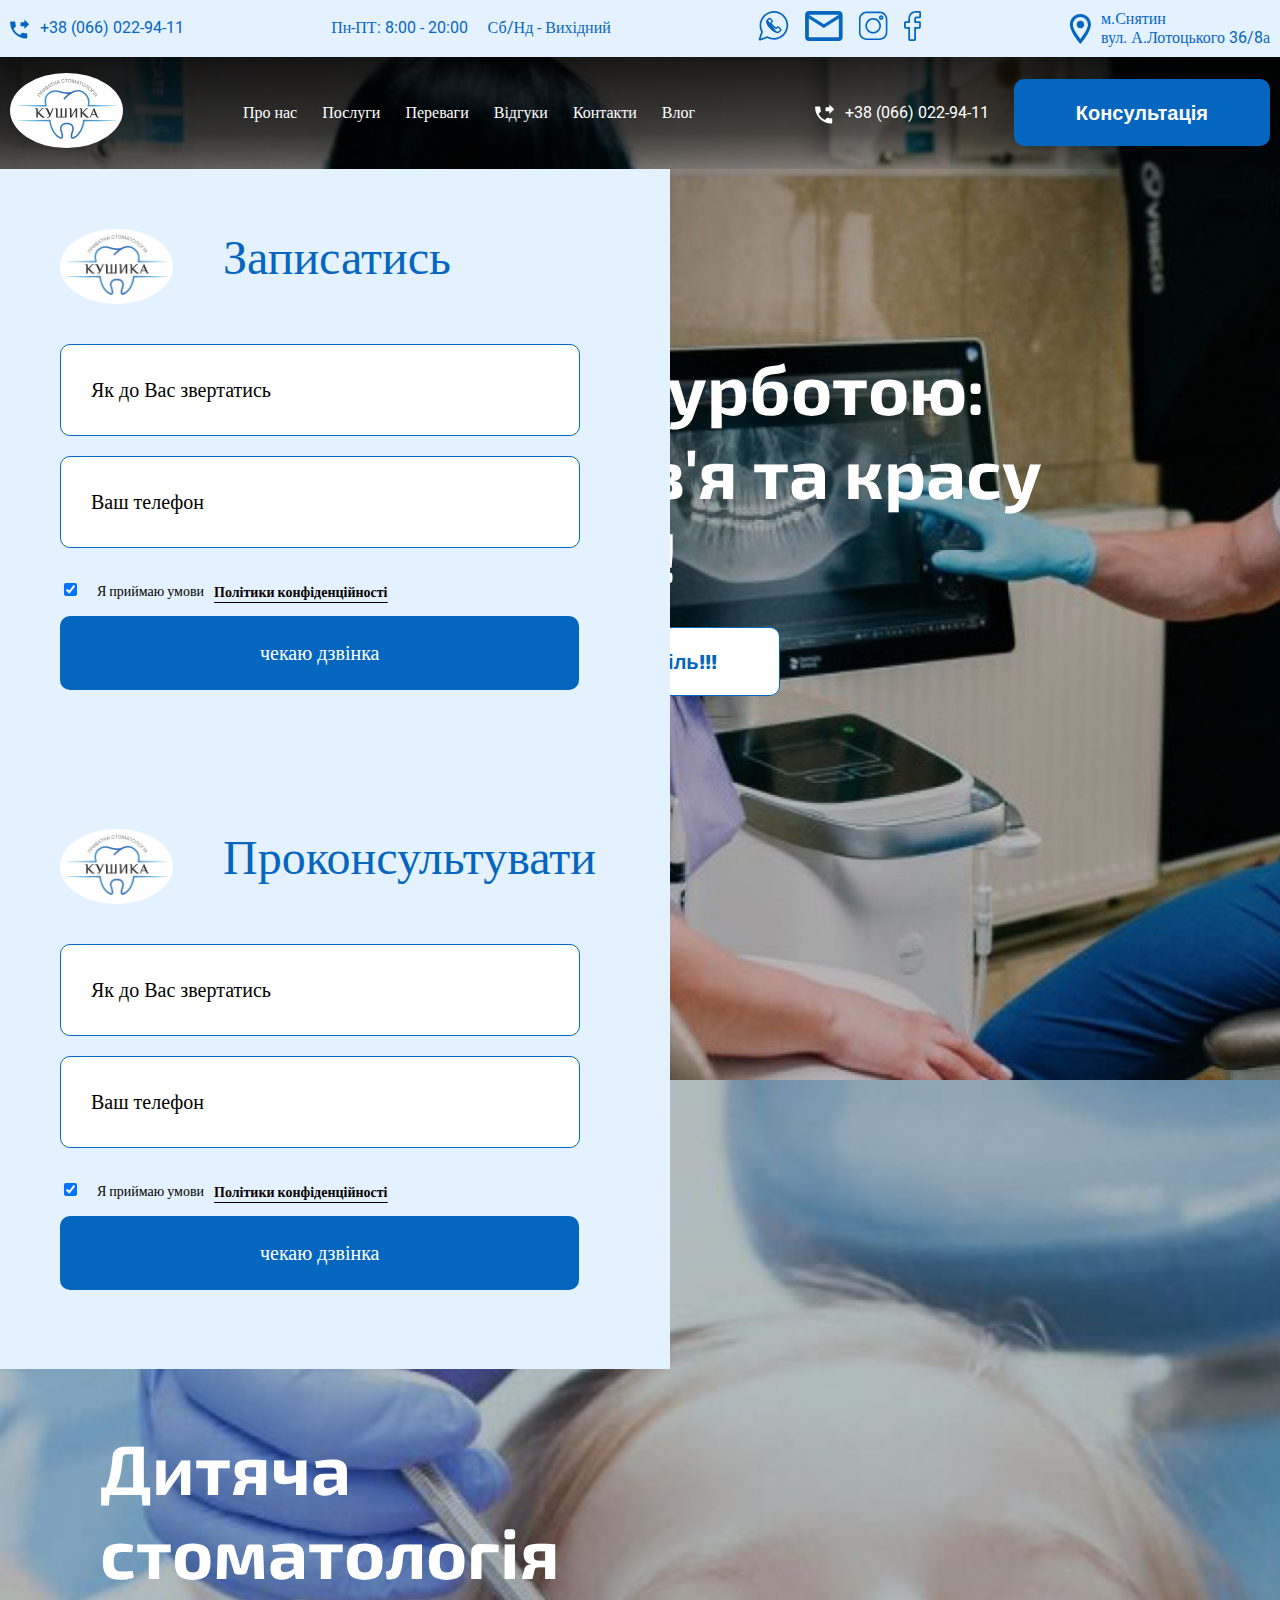
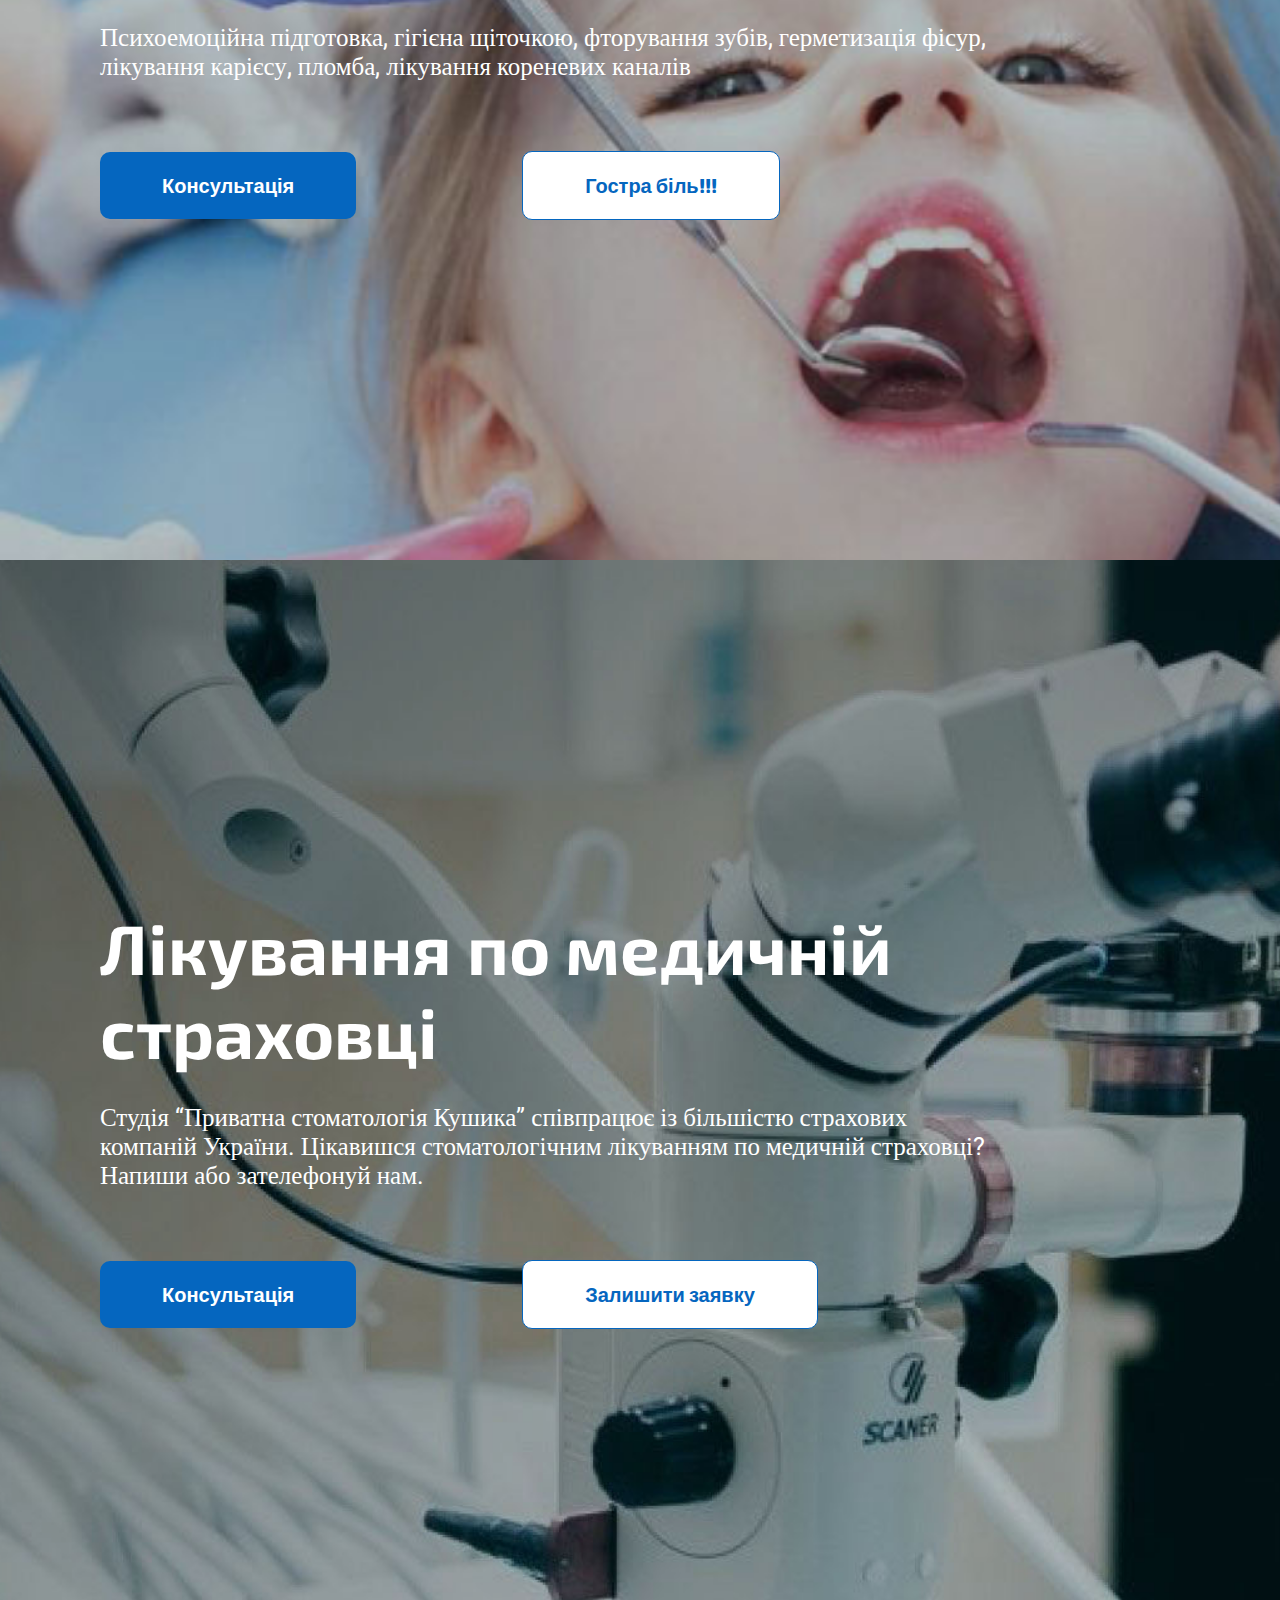
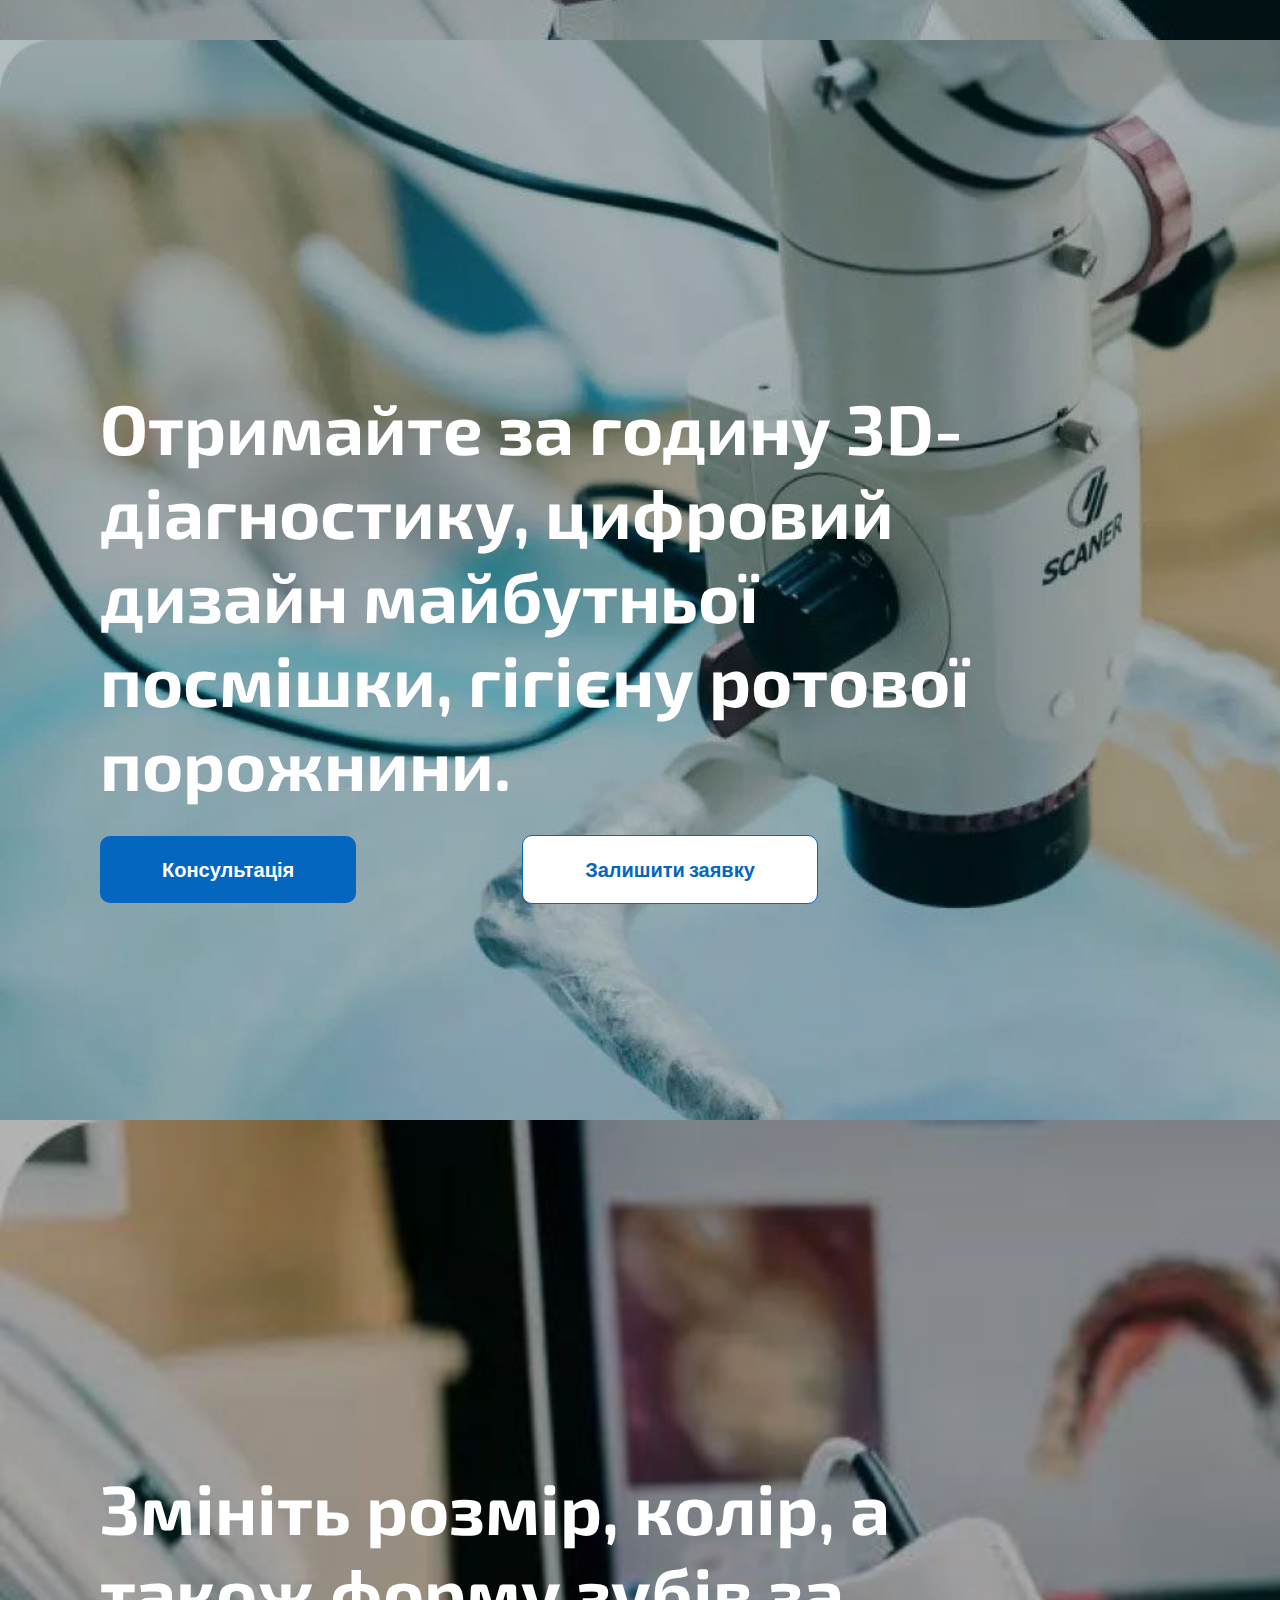
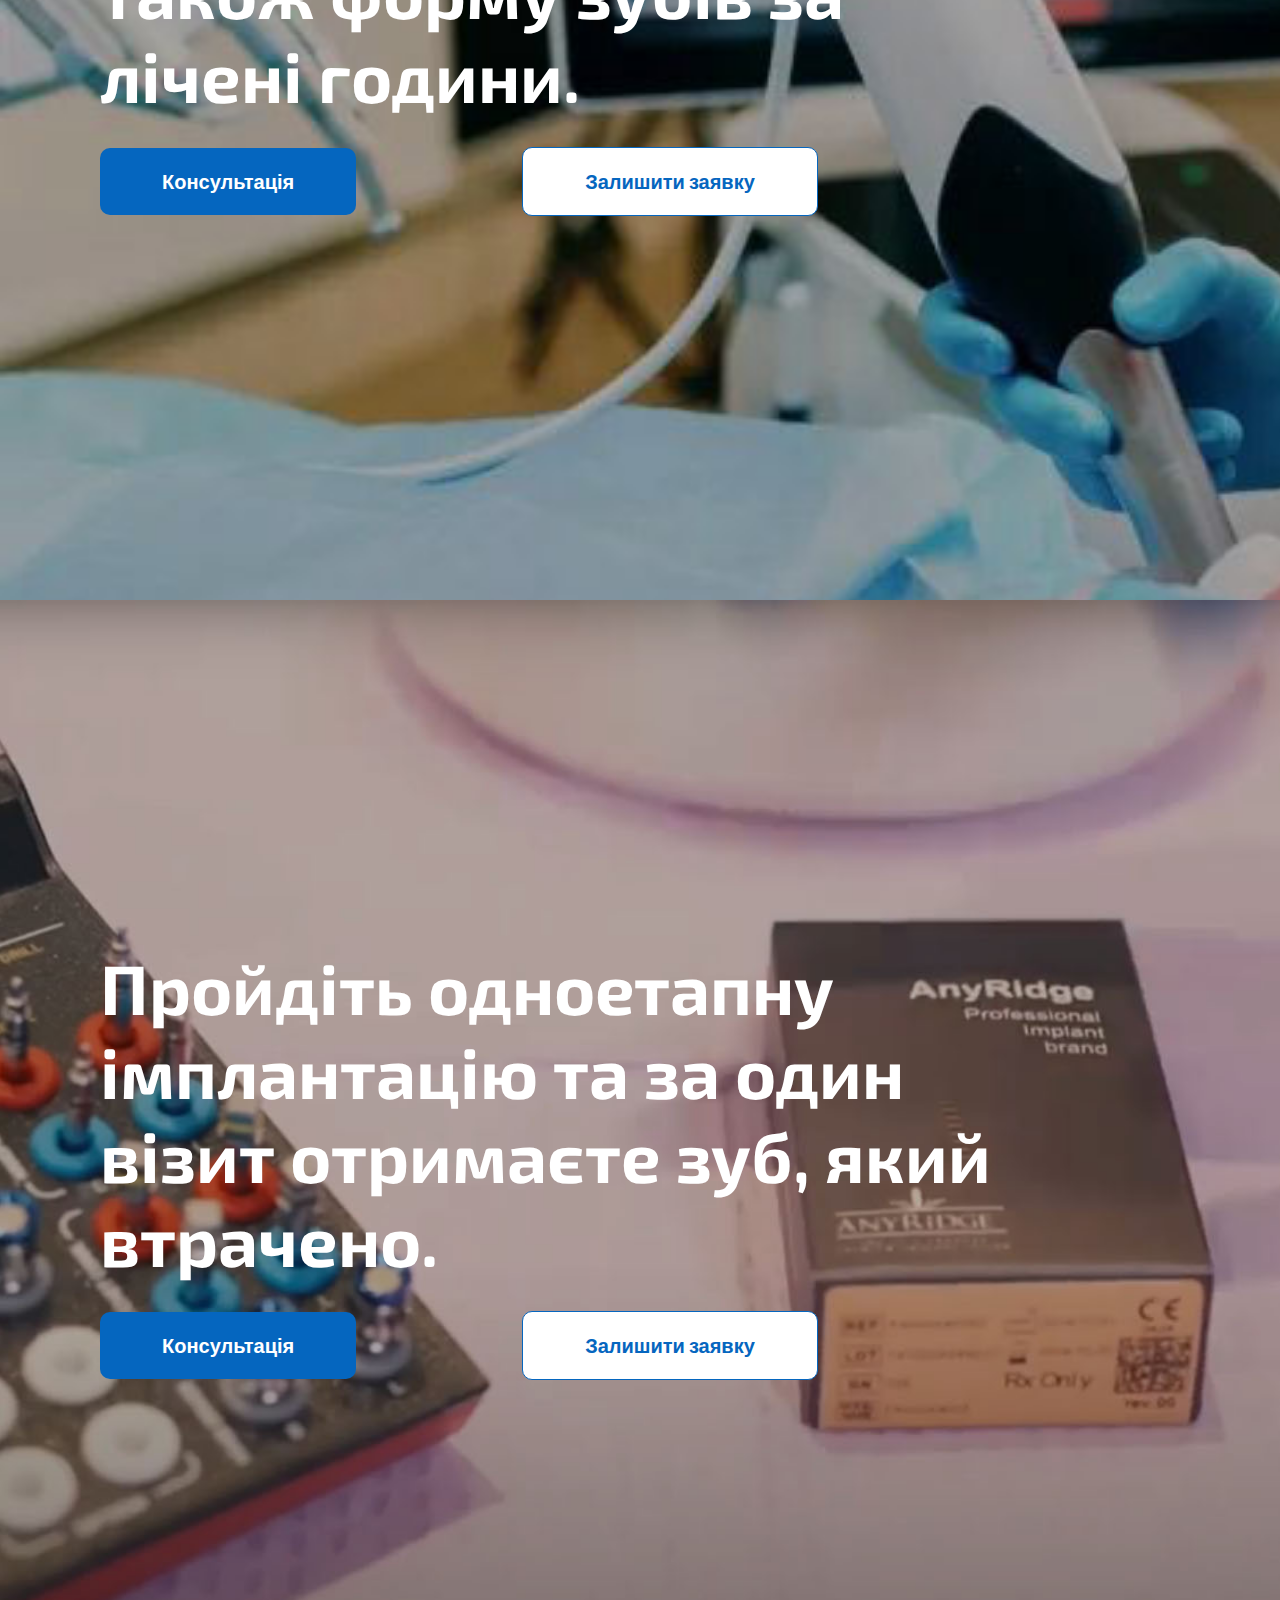
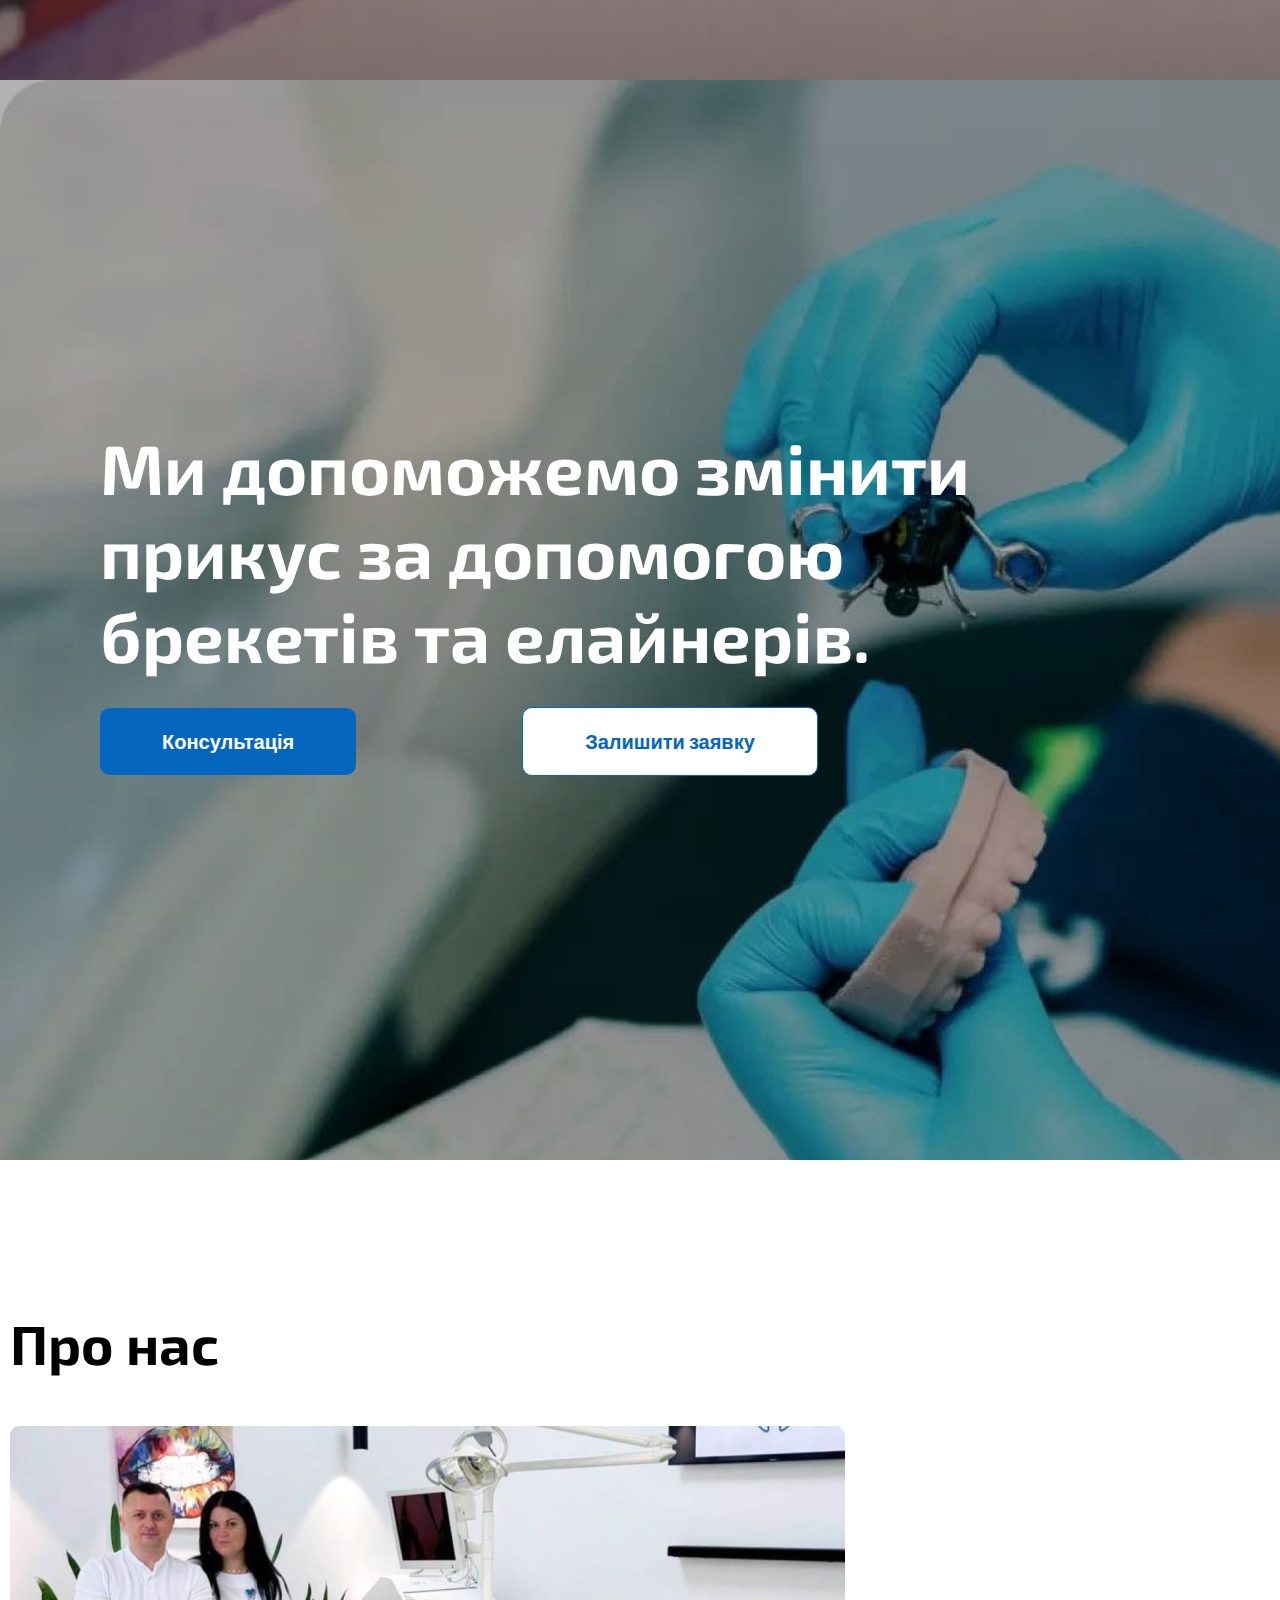
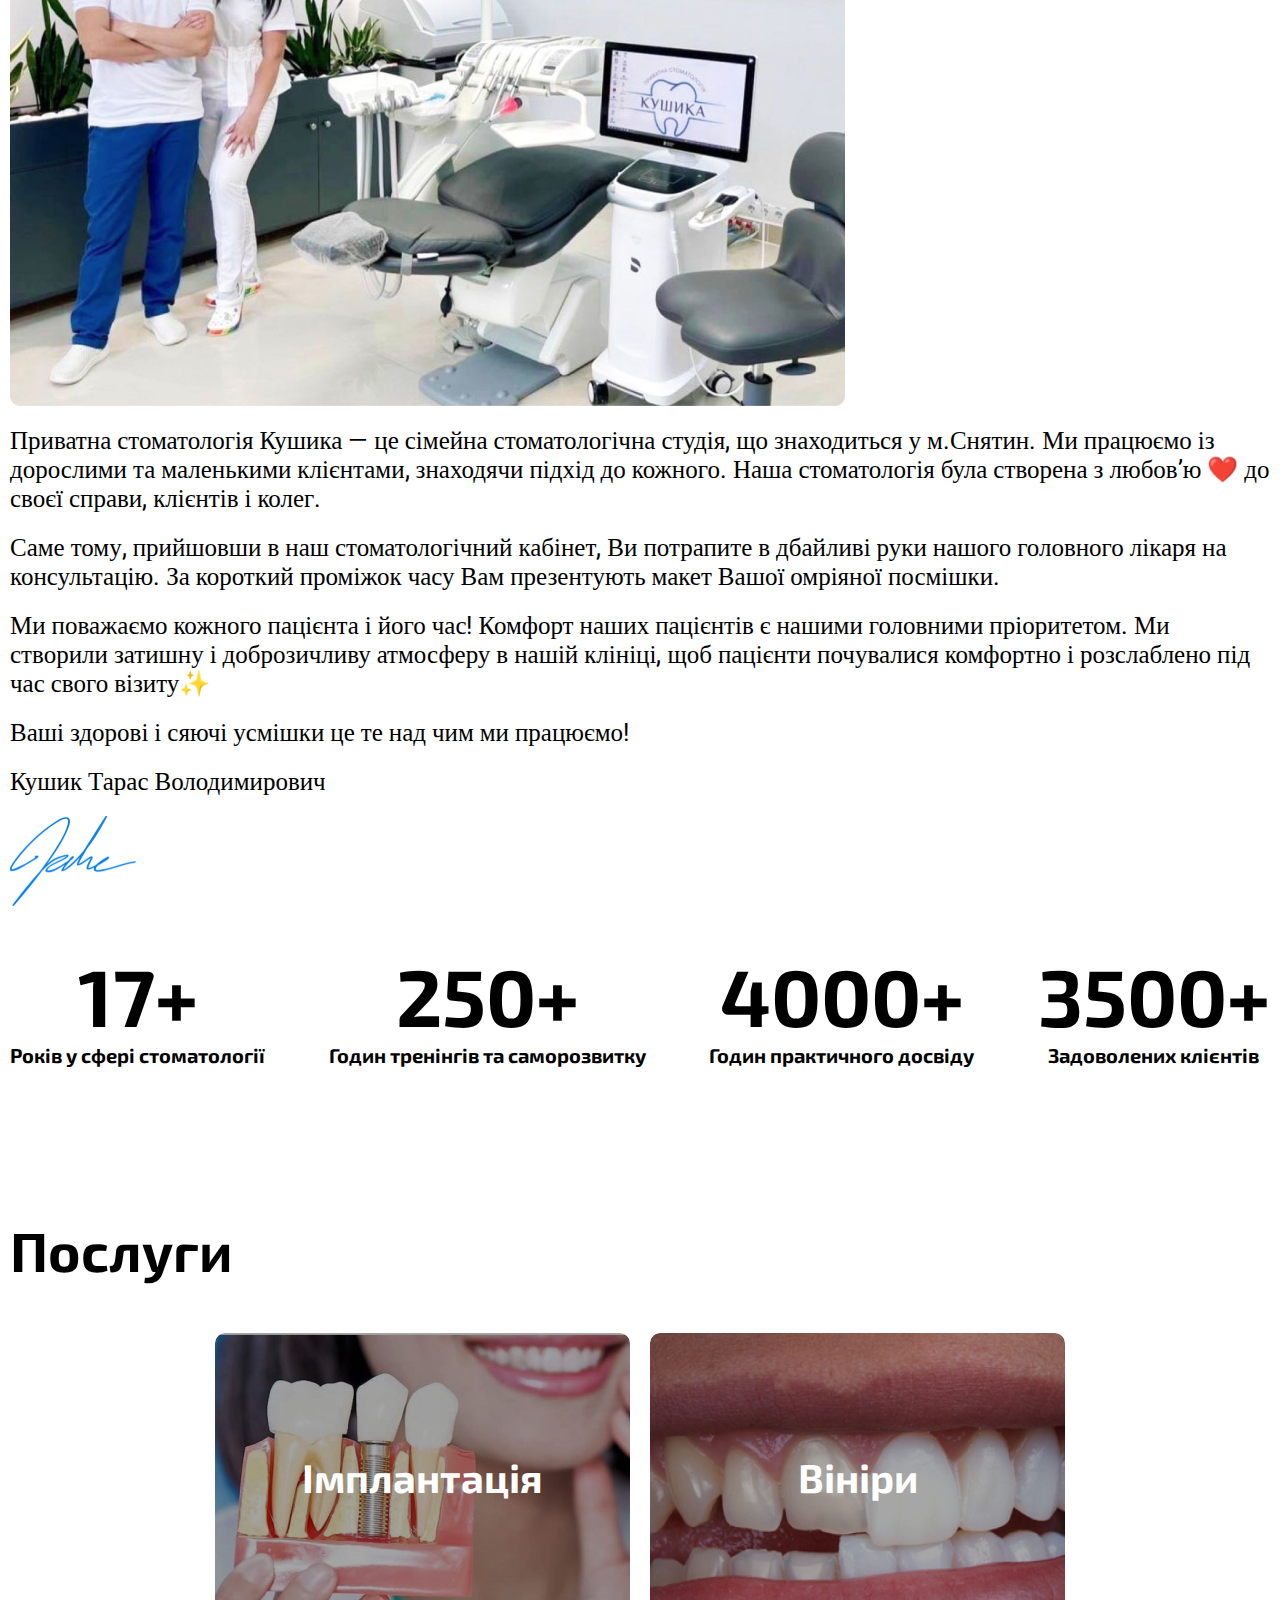
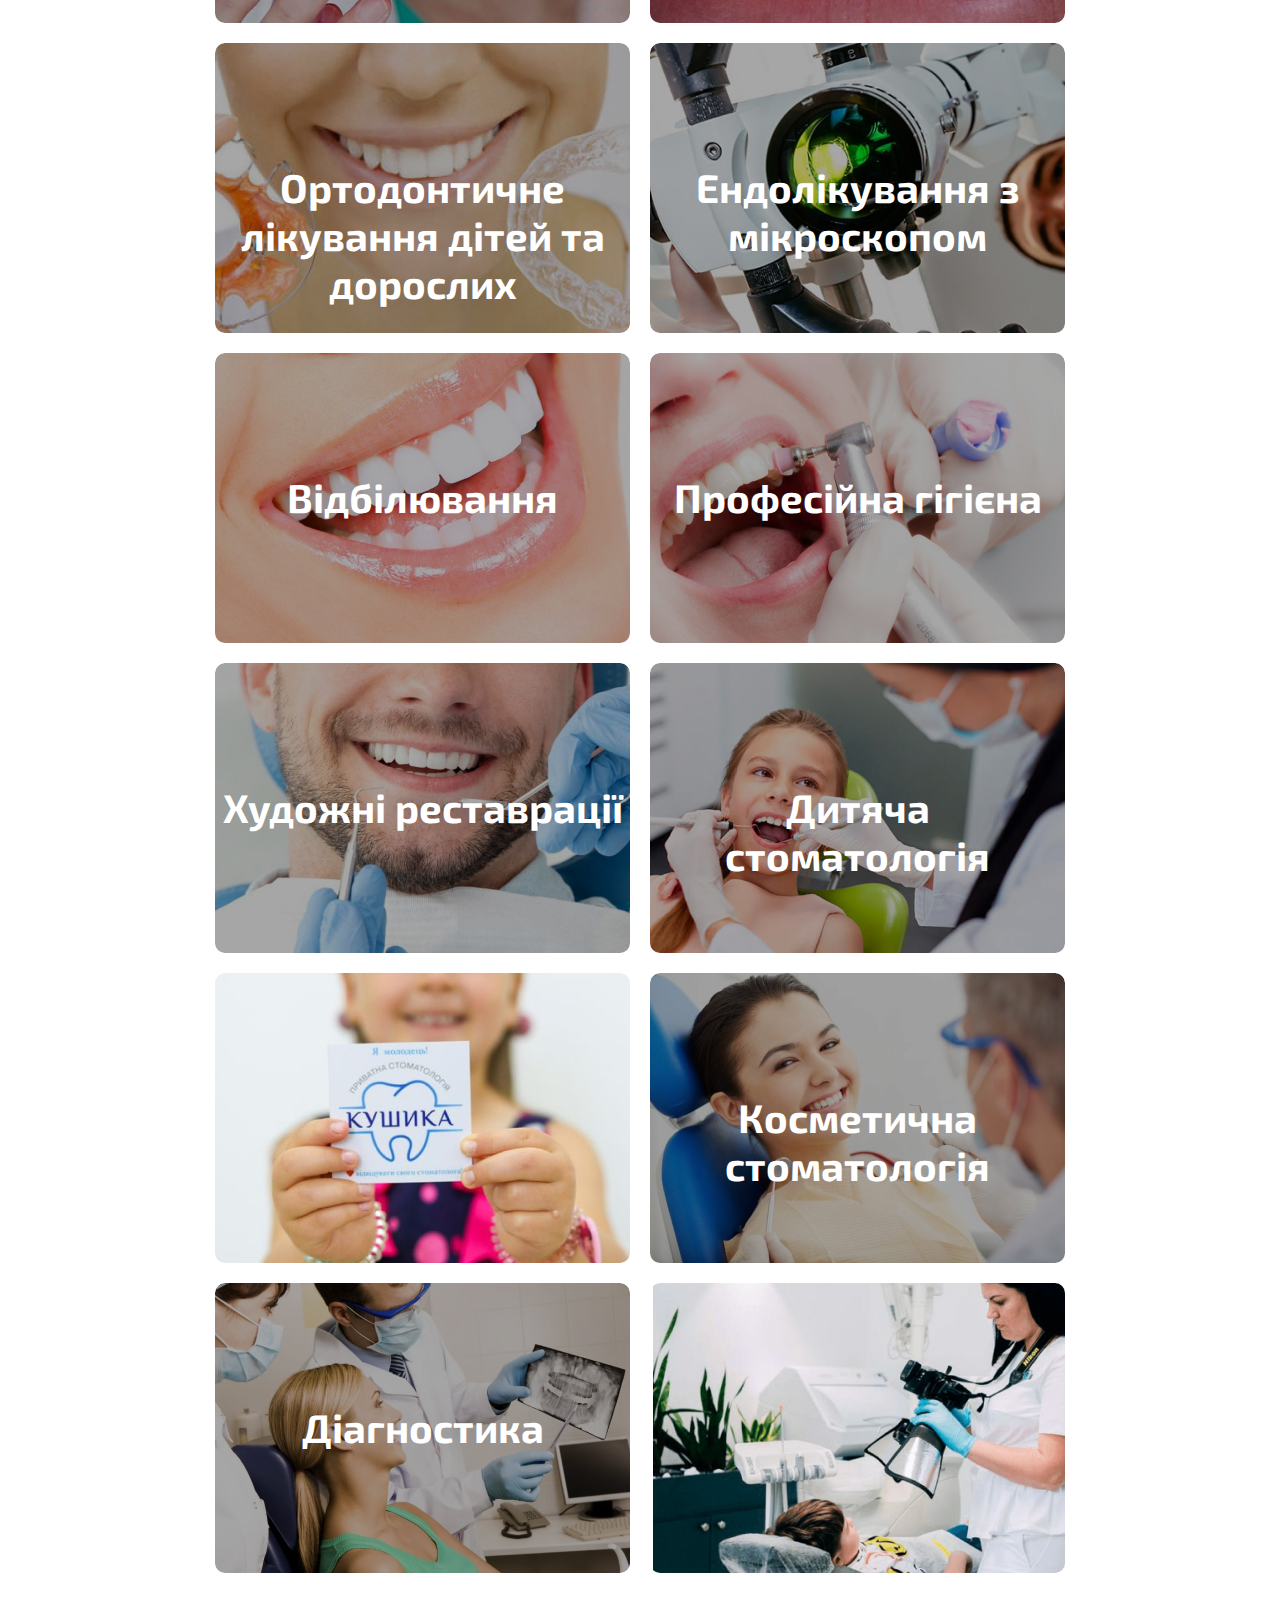
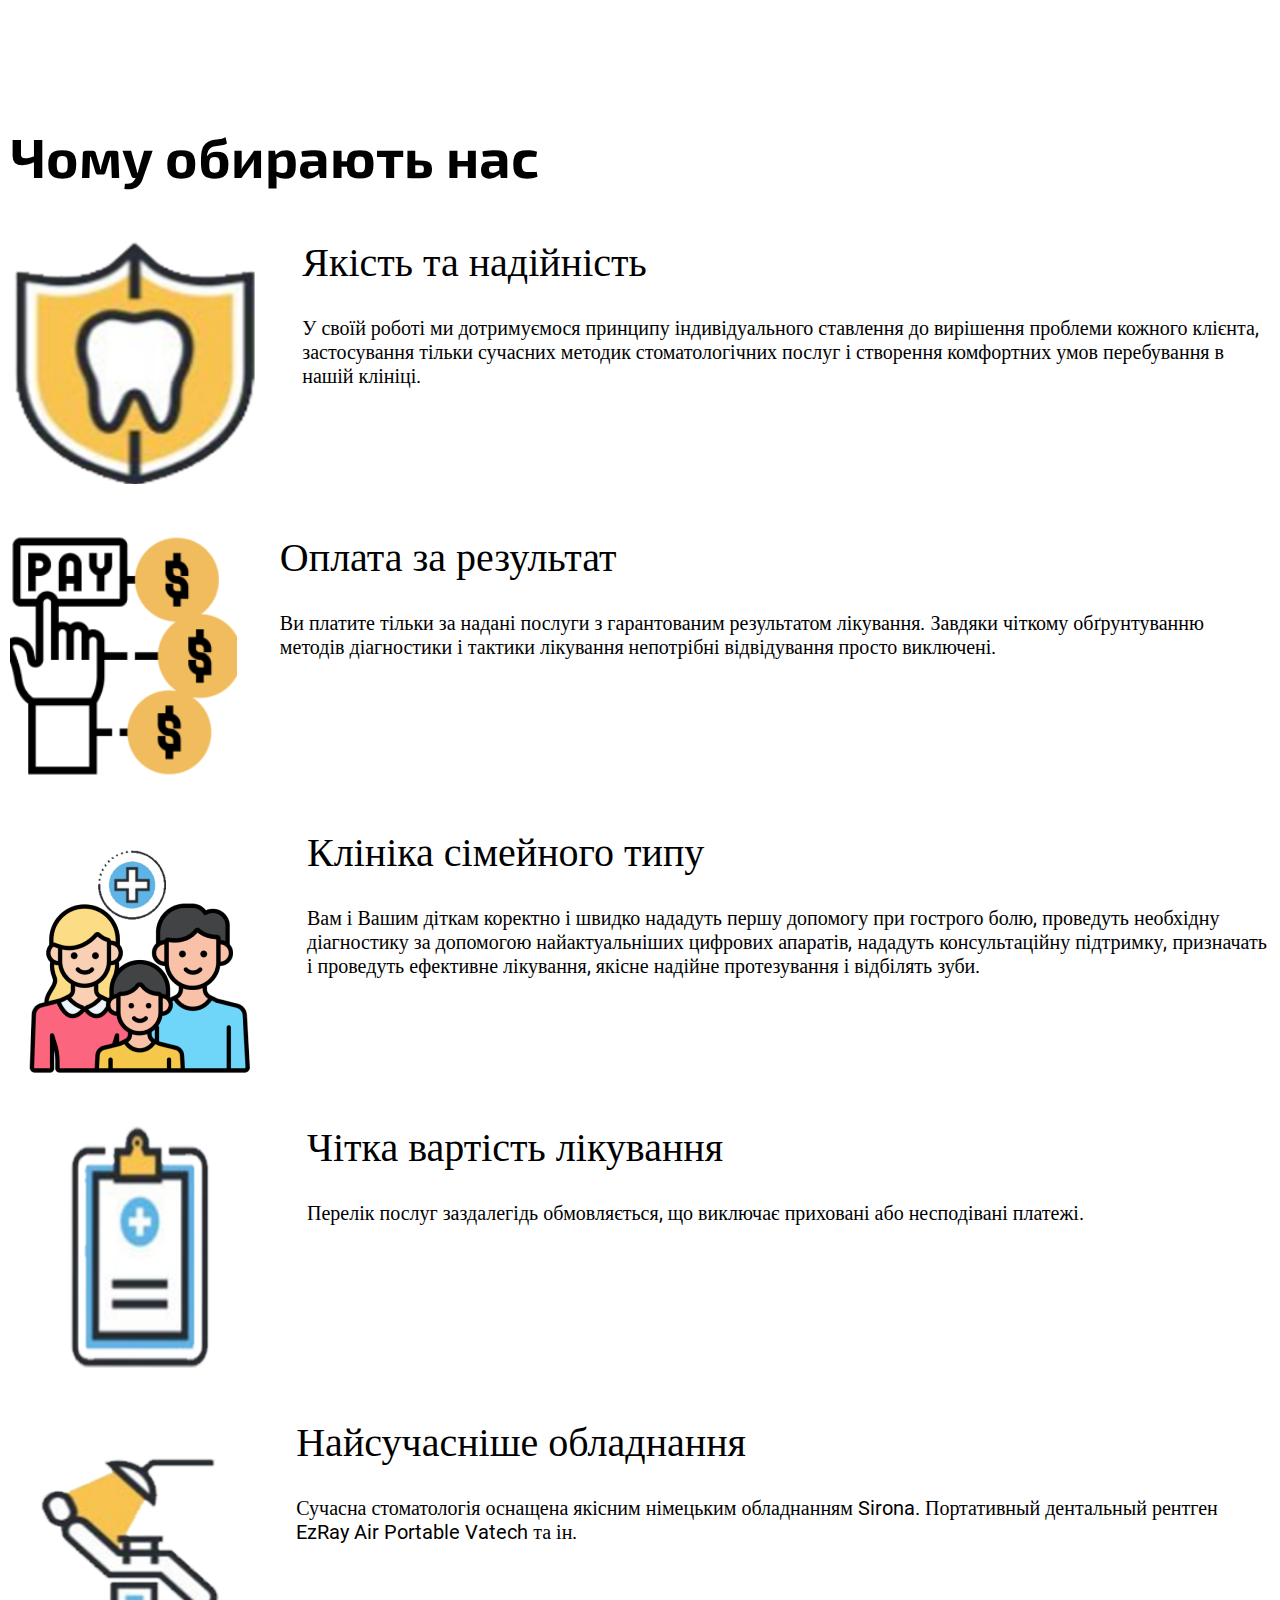
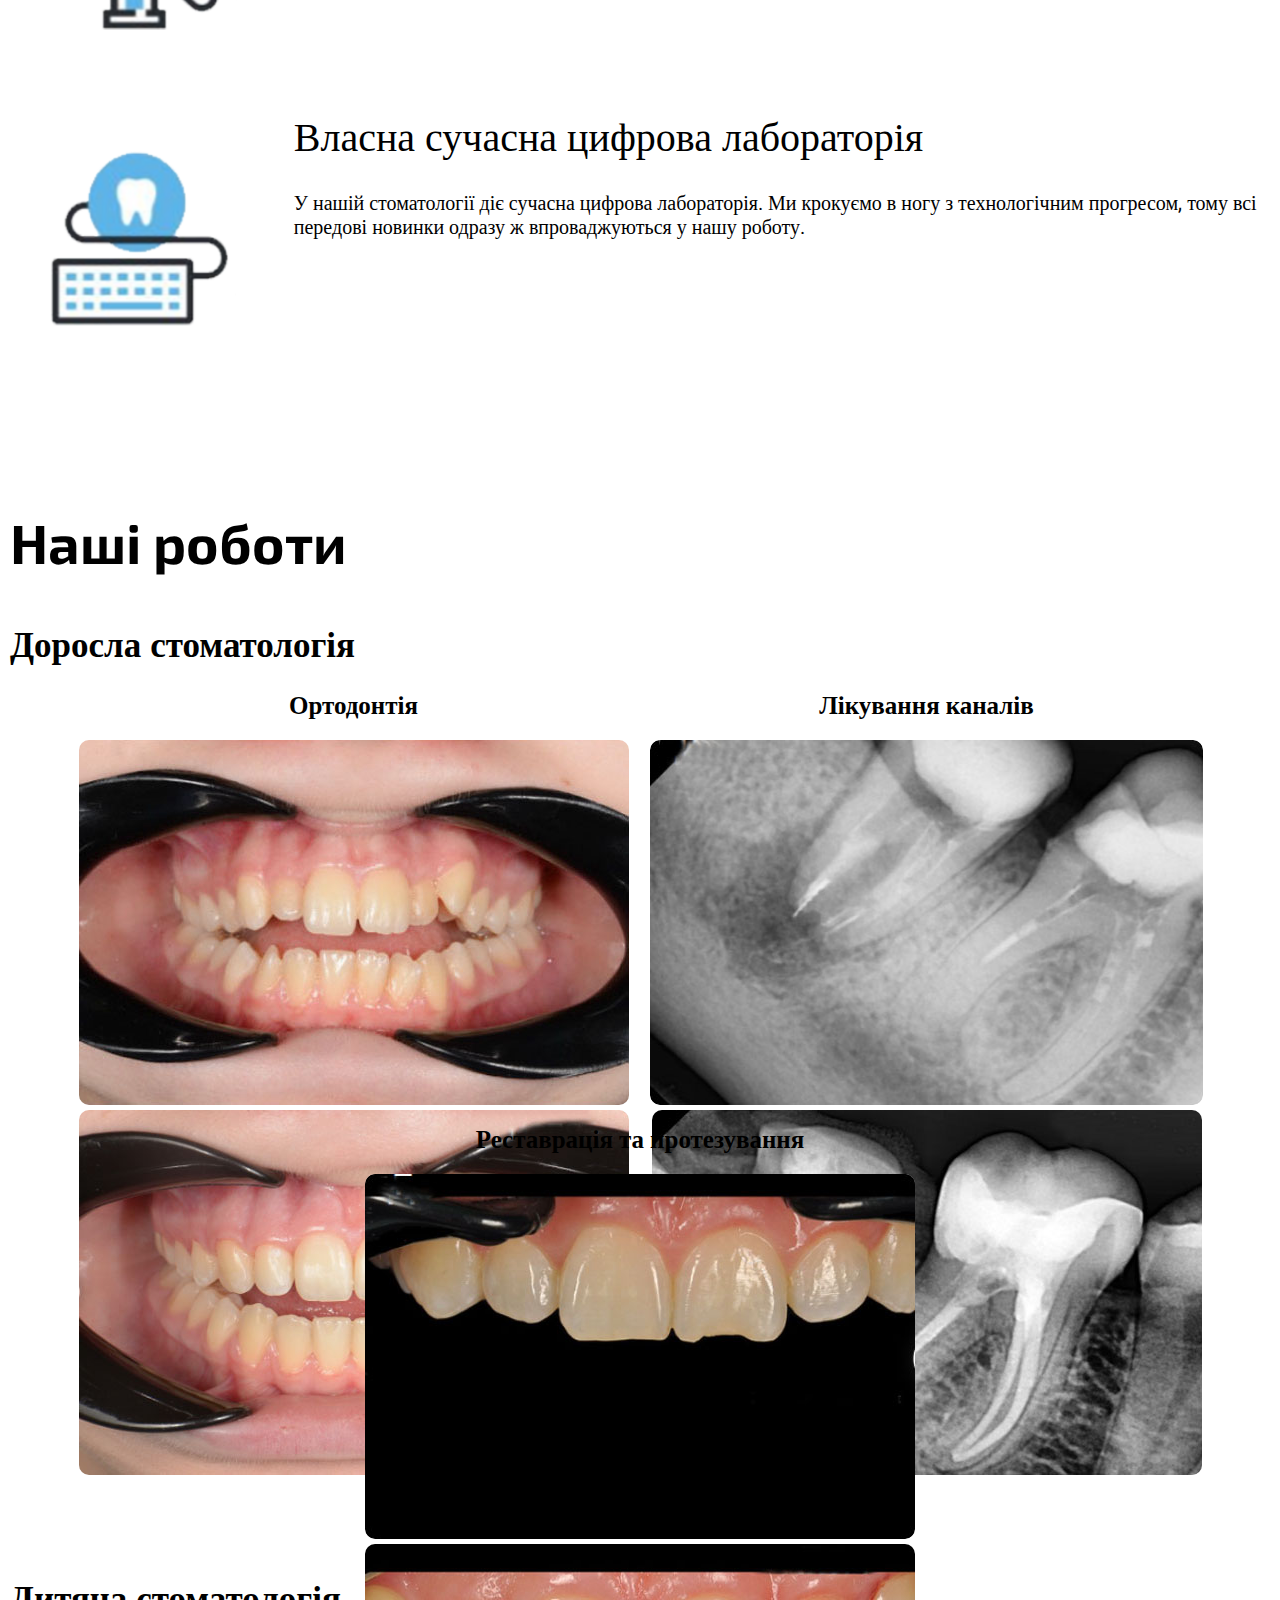
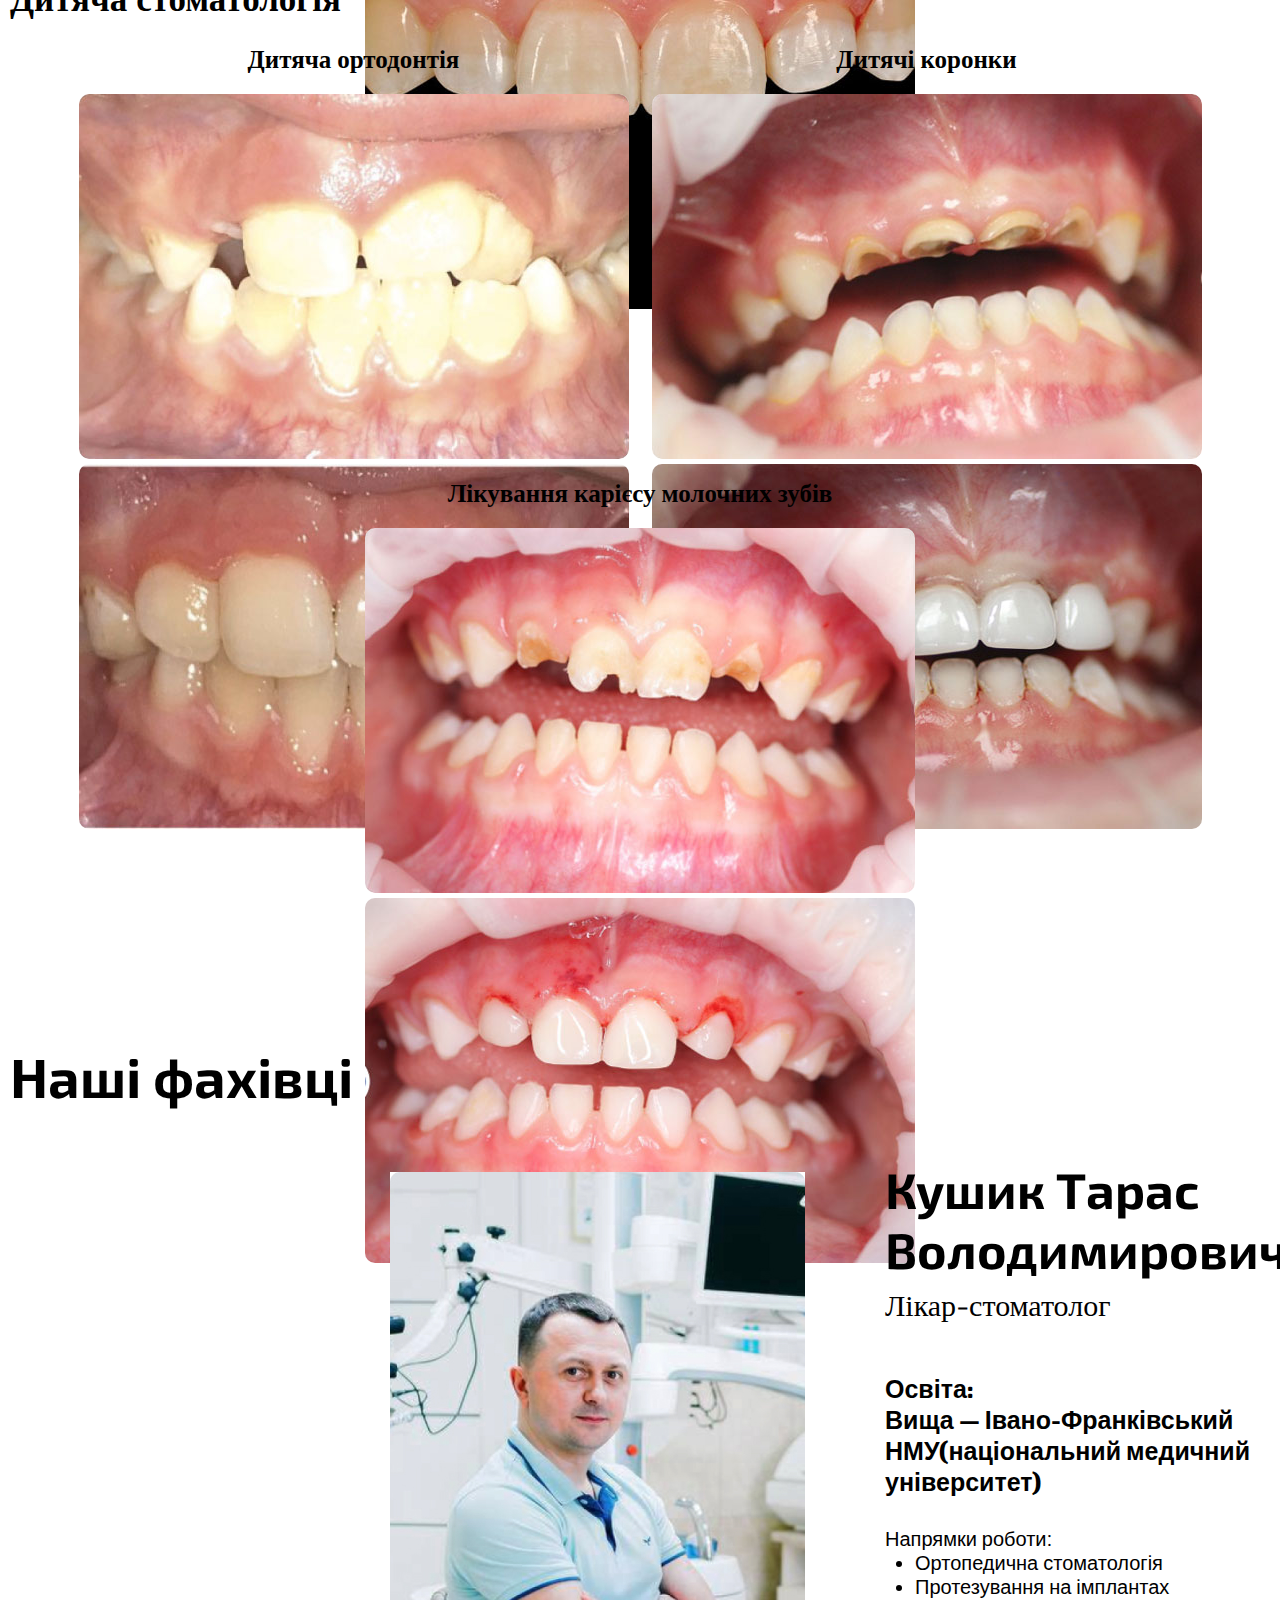
<file: index.html>
<!DOCTYPE html>
<html lang="ua">
  <head>
    <meta charset="UTF-8" />
    <meta name="viewport" content="width=device-width, initial-scale=1.0" />
    
    <link rel="preconnect" href="https://fonts.googleapis.com">
<link rel="preconnect" href="https://fonts.gstatic.com" crossorigin>
<link href="https://fonts.googleapis.com/css2?family=Exo+2:ital,wght@0,100..900;1,100..900&display=swap" rel="stylesheet">
    <link rel="stylesheet" href="./css/reset.css" />
    <link rel="stylesheet" href="css/animate.css" />
    <link rel="stylesheet" href="./css/slick.css" />
    <link rel="stylesheet" href="./css/iziModal.css" />
    <link rel="stylesheet" href="./css/twentytwenty.css" type="text/css" media="screen" />
    <link rel="stylesheet" href="./css/fancybox.css" />
    <link rel="stylesheet" href="./css/style.css" />
    <link rel="apple-touch-icon" sizes="57x57" href="images/icon/apple-icon-57x57.png">
<link rel="apple-touch-icon" sizes="60x60" href="images/icon/apple-icon-60x60.png">
<link rel="apple-touch-icon" sizes="72x72" href="images/icon/apple-icon-72x72.png">
<link rel="apple-touch-icon" sizes="76x76" href="images/icon/apple-icon-76x76.png">
<link rel="apple-touch-icon" sizes="114x114" href="images/icon/apple-icon-114x114.png">
<link rel="apple-touch-icon" sizes="120x120" href="images/icon/apple-icon-120x120.png">
<link rel="apple-touch-icon" sizes="144x144" href="images/icon/apple-icon-144x144.png">
<link rel="apple-touch-icon" sizes="152x152" href="images/icon/apple-icon-152x152.png">
<link rel="apple-touch-icon" sizes="180x180" href="images/icon/apple-icon-180x180.png">
<link rel="icon" type="image/png" sizes="192x192"  href="images/icon/android-icon-192x192.png">
<link rel="icon" type="image/png" sizes="32x32" href="images/icon/favicon-32x32.png" >
<link rel="icon" type="image/png" sizes="96x96" href="images/icon/favicon-96x96.png">
<link rel="icon" type="image/png" sizes="16x16" href="images/icon/favicon-16x16.png">
<link rel="manifest" href="images/icon/manifest.json">
<meta name="msapplication-TileColor" content="#ffffff">
<meta name="msapplication-TileImage" content="images/icon/ms-icon-144x144.png">
<meta name="theme-color" content="#ffffff">
    <title>Стоматологія Кушика</title>
  </head>
  <body>
    <header class="header">
      <div class="header__contaktu-fon wow animate__animated animate__fadeInDown">
        <div class="container">
          <div class="header__contaktu">
            <a href="tel:380660229411" class="header__contaktu-telefon"
              >+38 (066) 022-94-11<svg xmlns="http://www.w3.org/2000/svg" width="21" height="21" viewBox="0 0 21 21" fill="none">
                <path d="M17.0977 15C15.8477 15 14.6477 14.8 13.5277 14.43C13.1777 14.32 12.7877 14.4 12.5077 14.68L10.3077 16.88C7.47766 15.44 5.15766 13.12 3.71766 10.29L5.91766 8.09C6.19766 7.81 6.27766 7.42 6.16766 7.07C5.79766 5.95 5.59766 4.75 5.59766 3.5C5.59766 3.23478 5.4923 2.98043 5.30476 2.79289C5.11723 2.60536 4.86287 2.5 4.59766 2.5H1.09766C0.83244 2.5 0.578086 2.60536 0.390549 2.79289C0.203013 2.98043 0.0976563 3.23478 0.0976562 3.5C0.0976563 8.00868 1.88872 12.3327 5.07684 15.5208C8.26496 18.7089 12.589 20.5 17.0977 20.5C17.3629 20.5 17.6172 20.3946 17.8048 20.2071C17.9923 20.0196 18.0977 19.7652 18.0977 19.5V16C18.0977 15.7348 17.9923 15.4804 17.8048 15.2929C17.6172 15.1054 17.3629 15 17.0977 15ZM15.0977 10.5L20.0977 5.5L15.0977 0.5V3.5H11.0977V7.5H15.0977V10.5Z" fill="#0566BF"/>
              </svg></a>
              
            <div class="header__contaktu-rozporiadok">
              <p class="header__contaktu-rozporiadok-text ">Пн-ПТ: 8:00 - 20:00</p>
              <p class="header__contaktu-rozporiadok-text">Сб/Нд - Вихідний</p>
            </div>
            <div class="header__contaktu-seti">
              <a href="tel:0660229411" class="header__contaktu-seti__item"
                ><svg
                  xmlns="http://www.w3.org/2000/svg"
                  width="32"
                  height="30"
                  viewBox="0 0 32 30"
                  fill="none"
                >
                  <g clip-path="url(#clip0_17397_581)">
                    <path
                      d="M26.0064 4.25024C23.3012 1.54644 19.7053 0.0576172 15.8794 0.0576172H15.878C13.9858 0.0578424 12.1417 0.424024 10.3975 1.14625C8.65313 1.86848 7.0903 2.91275 5.75212 4.25024C3.04714 6.95382 1.55754 10.5485 1.55754 14.372C1.55754 16.6522 2.108 18.9182 3.15101 20.9372L0.74368 27.8109C0.574013 28.2957 0.694109 28.8227 1.05778 29.186C1.31216 29.4404 1.64699 29.5756 1.99128 29.5756C2.13887 29.5756 2.28803 29.5508 2.43359 29.4999L9.31084 27.094C11.3308 28.1365 13.598 28.6867 15.8794 28.6867C19.7049 28.6867 23.3012 27.1976 26.0064 24.4941C28.7114 21.7905 30.2012 18.1958 30.2012 14.3723C30.2012 10.5485 28.7116 6.95382 26.0064 4.25024ZM24.7816 23.2698C22.4038 25.6467 19.2421 26.9553 15.8794 26.9553C13.8222 26.9553 11.7785 26.4468 9.96923 25.4843C9.64116 25.31 9.2534 25.28 8.90526 25.4019L2.6571 27.5875L4.84407 21.3426C4.96597 20.9942 4.93578 20.6066 4.76138 20.2789C3.79858 18.471 3.28958 16.4284 3.28958 14.372C3.28958 11.0111 4.59915 7.85103 6.97696 5.47445C9.35456 3.0981 12.5158 1.78921 15.8782 1.78876H15.8794C19.2423 1.78876 22.4038 3.09765 24.7816 5.47445C27.1596 7.85103 28.4692 11.0109 28.4692 14.372C28.4692 17.7332 27.1596 20.8933 24.7816 23.2698Z"
                      fill="#0566BF"
                    />
                    <path
                      d="M17.7676 20.5264L17.7676 20.5264C16.2516 19.877 14.5912 18.6789 13.0805 17.169C11.5698 15.6591 10.3712 13.9998 9.72144 12.4845L17.7676 20.5264ZM17.7676 20.5264C18.4864 20.8343 19.0827 20.9788 19.5573 21.0016C20.0086 21.0233 20.4431 20.9372 20.718 20.6624C20.718 20.6624 20.718 20.6624 20.7181 20.6623L22.2417 19.1398L22.5956 18.7861L22.2417 18.4325L20.3595 16.5514L20.006 16.1981L19.6526 16.5514L18.7507 17.4529L18.7506 17.453C18.4957 17.7079 18.1115 17.7685 17.7918 17.6056L17.7918 17.6055C15.5605 16.4682 13.7809 14.6896 12.6429 12.4595L12.6429 12.4594C12.4802 12.1406 12.5407 11.7569 12.7957 11.502L12.7958 11.5019L13.6978 10.6002L14.0515 10.2466L13.6978 9.893L11.8159 8.01186L11.4624 7.65854L11.1089 8.01184L9.58529 9.53467L9.93875 9.88831M17.7676 20.5264L9.93875 9.88831M9.93875 9.88831L9.58529 9.53467C9.31024 9.80957 9.22403 10.2441 9.24578 10.6954M9.93875 9.88831L9.24578 10.6954M9.24578 10.6954C9.26864 11.1699 9.41335 11.7661 9.72143 12.4845L9.24578 10.6954ZM19.1647 16.0045L19.1647 16.0045C19.6283 15.5411 20.3839 15.5411 20.8475 16.0044C20.8475 16.0044 20.8475 16.0045 20.8475 16.0045L22.7893 17.9454L22.7894 17.9456C23.0148 18.1707 23.1379 18.4675 23.1379 18.7861C23.1379 19.1043 23.015 19.4009 22.7893 19.6265L21.236 21.1793C21.236 21.1793 21.236 21.1793 21.236 21.1793C20.8816 21.5335 20.3758 21.7338 19.6999 21.7338C19.0819 21.7338 18.3343 21.5647 17.4789 21.1983C15.9125 20.5273 14.1621 19.2847 12.5625 17.686C10.9629 16.0871 9.71968 14.3378 9.04839 12.7723C8.26283 10.9403 8.40277 9.682 9.06736 9.01775C9.06736 9.01775 9.06736 9.01775 9.06736 9.01775L10.6207 7.4652L10.6207 7.46518C11.0843 7.00186 11.8399 7.00182 12.3036 7.4652C12.3036 7.4652 12.3036 7.46521 12.3036 7.46521L14.2454 9.40599L14.2455 9.40604C14.709 9.86926 14.709 10.624 14.2455 11.0871L14.2454 11.0872L13.5248 11.8075L13.2602 12.072L13.4393 12.4005C14.4605 14.2732 15.9778 15.7897 17.8515 16.8101L18.1798 16.9889L18.4441 16.7247L19.1647 16.0045Z"
                      fill="#0566BF"
                      stroke="#0566BF"
                    />
                  </g>
                  <defs>
                    <clipPath id="clip0_17397_581">
                      <rect
                        width="31"
                        height="30"
                        fill="white"
                        transform="translate(0.0976562)"
                      />
                    </clipPath>
                  </defs>
                </svg>
              </a>
              <a href="mailto:stomatologiyakushyka@gmail.com" class="header__contaktu-seti__item"
                ><svg
                  xmlns="http://www.w3.org/2000/svg"
                  width="38"
                  height="30"
                  viewBox="0 0 38 30"
                  fill="none"
                >
                  <path
                    d="M37.5977 3.75C37.5977 1.6875 35.9102 0 33.8477 0H3.84766C1.78516 0 0.0976562 1.6875 0.0976562 3.75V26.25C0.0976562 28.3125 1.78516 30 3.84766 30H33.8477C35.9102 30 37.5977 28.3125 37.5977 26.25V3.75ZM33.8477 3.75L18.8477 13.125L3.84766 3.75H33.8477ZM33.8477 26.25H3.84766V7.5L18.8477 16.875L33.8477 7.5V26.25Z"
                    fill="#0566BF"
                  />
                </svg>
              </a>
              
              <a href="https://www.instagram.com/stomatologiyakushyka/" class="header__contaktu-seti__item"
                ><svg
                  xmlns="http://www.w3.org/2000/svg"
                  width="30"
                  height="30"
                  viewBox="0 0 30 30"
                  fill="none"
                >
                  <g clip-path="url(#clip0_17397_587)">
                    <path
                      d="M21.7142 0.495117H8.60662C4.34064 0.495117 0.870117 3.96383 0.870117 8.22759V21.3286C0.870117 25.5921 4.34064 29.0608 8.60662 29.0608H21.7144C25.9802 29.0608 29.4507 25.5921 29.4507 21.3286V8.22759C29.4507 3.96383 25.9802 0.495117 21.7142 0.495117ZM27.7752 21.3286C27.7752 24.6687 25.0563 27.3861 21.7142 27.3861H8.60662C5.26453 27.3861 2.54564 24.6687 2.54564 21.3286V8.22759C2.54564 4.88724 5.26453 2.16976 8.60662 2.16976H21.7144C25.0563 2.16976 27.7752 4.88724 27.7752 8.22759V21.3286Z"
                      fill="#0566BF"
                    />
                    <path
                      d="M15.1605 6.96729C10.8514 6.96729 7.3457 10.4711 7.3457 14.778C7.3457 19.0849 10.8514 22.5887 15.1605 22.5887C19.4697 22.5887 22.9752 19.0849 22.9752 14.778C22.9752 10.4711 19.4697 6.96729 15.1605 6.96729ZM15.1605 20.9141C11.7755 20.9141 9.02122 18.1615 9.02122 14.778C9.02122 11.3947 11.7755 8.64192 15.1605 8.64192C18.5458 8.64192 21.2998 11.3947 21.2998 14.778C21.2998 18.1615 18.5458 20.9141 15.1605 20.9141Z"
                      fill="#0566BF"
                    />
                    <path
                      d="M23.1618 4.19336C21.8883 4.19336 20.8525 5.22879 20.8525 6.50133C20.8525 7.77409 21.8883 8.80953 23.1618 8.80953C24.4351 8.80953 25.4711 7.77409 25.4711 6.50133C25.4711 5.22856 24.4351 4.19336 23.1618 4.19336ZM23.1618 7.13466C22.8124 7.13466 22.5281 6.85047 22.5281 6.50133C22.5281 6.15197 22.8124 5.868 23.1618 5.868C23.5112 5.868 23.7956 6.15197 23.7956 6.50133C23.7956 6.85047 23.5112 7.13466 23.1618 7.13466Z"
                      fill="#0566BF"
                    />
                  </g>
                  <defs>
                    <clipPath id="clip0_17397_587">
                      <rect
                        width="29.0323"
                        height="30"
                        fill="white"
                        transform="translate(0.870117)"
                      />
                    </clipPath>
                  </defs>
                </svg>
              </a>
              <a href="https://www.facebook.com/stomatology.kushyk.9" class="header__contaktu-seti__item"
                ><svg
                  xmlns="http://www.w3.org/2000/svg"
                  width="19"
                  height="30"
                  viewBox="0 0 19 30"
                  fill="none"
                >
                  <g clip-path="url(#clip0_17397_591)">
                    <path
                      d="M11.5217 30H6.72274C5.92115 30 5.2691 29.3472 5.2691 28.5448V17.7086H2.46927C1.66768 17.7086 1.01562 17.0556 1.01562 16.2534V11.61C1.01562 10.8076 1.66768 10.1548 2.46927 10.1548H5.2691V7.82959C5.2691 5.52406 5.99226 3.56255 7.36017 2.15744C8.73424 0.745926 10.6545 0 12.9134 0L16.5734 0.0059509C17.3736 0.00732422 18.0245 0.660095 18.0245 1.46118V5.7724C18.0245 6.57486 17.3726 7.22763 16.5713 7.22763L14.1071 7.22855C13.3556 7.22855 13.1642 7.37938 13.1233 7.42561C13.0558 7.50229 12.9756 7.71904 12.9756 8.31757V10.1546H16.3861C16.6429 10.1546 16.8916 10.218 17.1054 10.3374C17.5665 10.5954 17.8532 11.0831 17.8532 11.6103L17.8514 16.2536C17.8514 17.0556 17.1993 17.7084 16.3978 17.7084H12.9756V28.5448C12.9756 29.3472 12.3233 30 11.5217 30ZM7.02591 28.2413H11.2186V16.9212C11.2186 16.3854 11.6541 15.9496 12.1891 15.9496H16.0946L16.0962 11.9135H12.1889C11.6539 11.9135 11.2186 11.4777 11.2186 10.9419V8.31757C11.2186 7.63046 11.2883 6.84906 11.8064 6.26175C12.4324 5.55176 13.4189 5.46982 14.1066 5.46982L16.2677 5.4689V1.76422L12.912 1.75873C9.28182 1.75873 7.02591 4.08508 7.02591 7.82959V10.9419C7.02591 11.4775 6.59059 11.9135 6.05559 11.9135H2.77243V15.9496H6.05559C6.59059 15.9496 7.02591 16.3854 7.02591 16.9212V28.2413Z"
                      fill="#0566BF"
                    />
                  </g>
                  <defs>
                    <clipPath id="clip0_17397_591">
                      <rect
                        width="18"
                        height="30"
                        fill="white"
                        transform="translate(0.902344)"
                      />
                    </clipPath>
                  </defs>
                </svg>
              </a>
            </div>
            <a class="header__contaktu-position" href="https://maps.app.goo.gl/Uwo5Zywcwt4UPSn96">
              <svg
                xmlns="http://www.w3.org/2000/svg"
                width="22"
                height="30"
                viewBox="0 0 22 30"
                fill="none"
              >
                <path
                  d="M11.4023 6.75C12.3969 6.75 13.3507 7.14509 14.054 7.84835C14.7573 8.55161 15.1523 9.50544 15.1523 10.5C15.1523 10.9925 15.0553 11.4801 14.8669 11.9351C14.6784 12.39 14.4022 12.8034 14.054 13.1517C13.7058 13.4999 13.2924 13.7761 12.8374 13.9645C12.3824 14.153 11.8948 14.25 11.4023 14.25C10.4078 14.25 9.45395 13.8549 8.75069 13.1517C8.04743 12.4484 7.65234 11.4946 7.65234 10.5C7.65234 9.50544 8.04743 8.55161 8.75069 7.84835C9.45395 7.14509 10.4078 6.75 11.4023 6.75ZM11.4023 0C14.1871 0 16.8578 1.10625 18.827 3.07538C20.7961 5.04451 21.9023 7.71523 21.9023 10.5C21.9023 18.375 11.4023 30 11.4023 30C11.4023 30 0.902344 18.375 0.902344 10.5C0.902344 7.71523 2.00859 5.04451 3.97772 3.07538C5.94685 1.10625 8.61757 0 11.4023 0ZM11.4023 3C9.41322 3 7.50557 3.79018 6.09904 5.1967C4.69252 6.60322 3.90234 8.51088 3.90234 10.5C3.90234 12 3.90234 15 11.4023 25.065C18.9023 15 18.9023 12 18.9023 10.5C18.9023 8.51088 18.1122 6.60322 16.7056 5.1967C15.2991 3.79018 13.3915 3 11.4023 3Z"
                  fill="#0566BF"
                />
              </svg>
              <p class="header__contaktu-position-text">
                м.Снятин <br />
                вул. А.Лотоцького 36/8а
              </p>
            </a>
          </div>
        </div>
      </div>
       <div class="header__nav-menu-fon wow animate__animated animate__fadeInUp" >
        <div class="container">
          <div class="nav-menu__wrapper">

            <a href="#" class="nav-menu__logo">
          <img src="./images/Group 71logo.svg" alt="logo"></a>
        </a>
        <div class="nav-menu__items">
          <a class="nav-menu__item" onclick="scrollToElement1()">Про нас </a>
          <a class="nav-menu__item" onclick="scrollToElement2()">Послуги</a>
          <a class="nav-menu__item" onclick="scrollToElement3()">Переваги</a>
          <a class="nav-menu__item" onclick="scrollToElement4()">Відгуки</a>
          <a class="nav-menu__item" onclick="scrollToElement5()">Контакти</a>
          <a class="nav-menu__item" onclick="scrollToElement6()">Влог</a>
          
        </div>

        
        <div class="nav-menu__contacts">
          <a href="tel:380660229411" class="header__contaktu-telefon nav"
          >+38 (066) 022-94-11<svg xmlns="http://www.w3.org/2000/svg" width="21" height="21" viewBox="0 0 21 21" fill="none">
            <path d="M17.0977 15C15.8477 15 14.6477 14.8 13.5277 14.43C13.1777 14.32 12.7877 14.4 12.5077 14.68L10.3077 16.88C7.47766 15.44 5.15766 13.12 3.71766 10.29L5.91766 8.09C6.19766 7.81 6.27766 7.42 6.16766 7.07C5.79766 5.95 5.59766 4.75 5.59766 3.5C5.59766 3.23478 5.4923 2.98043 5.30476 2.79289C5.11723 2.60536 4.86287 2.5 4.59766 2.5H1.09766C0.83244 2.5 0.578086 2.60536 0.390549 2.79289C0.203013 2.98043 0.0976563 3.23478 0.0976562 3.5C0.0976563 8.00868 1.88872 12.3327 5.07684 15.5208C8.26496 18.7089 12.589 20.5 17.0977 20.5C17.3629 20.5 17.6172 20.3946 17.8048 20.2071C17.9923 20.0196 18.0977 19.7652 18.0977 19.5V16C18.0977 15.7348 17.9923 15.4804 17.8048 15.2929C17.6172 15.1054 17.3629 15 17.0977 15ZM15.0977 10.5L20.0977 5.5L15.0977 0.5V3.5H11.0977V7.5H15.0977V10.5Z" fill="#0566BF"/>
          </svg></a>
          <a href="" class="nav-menu__contacts-btn nav">Консультація</a>
          <div class="toggle">
               <span></span>
                <span></span>
               <span></span>
          </div>
        </div>
          </div>

        
        
        </div>
        
      </div>
      <div id="bill">
        <button class="icon__close" data-izimodal-close="" >
          <svg xmlns="http://www.w3.org/2000/svg" width="65" height="65" viewBox="0 0 65 65" fill="none">
<path d="M16.9795 16.2021L48.7179 48.1031" stroke="#0566BF" stroke-width="3" stroke-linecap="round"/>
<path d="M16.6309 48.4507L48.4961 16.6764" stroke="#0566BF" stroke-width="3" stroke-linecap="round"/>
</svg>
        </button>
        <form class="form__style" action="./mail.php" method="POST">
          <div class="logo__wrapper">
          <a href="#" class="logo__win">
            <img src="./images/logo.png" alt="Image">
          </a>
          <h3 class="title__logo">Гостра біль!!!</h3>
        </div>

          <input class="form__input" type="text" name="name" placeholder="Як до Вас звертатись " required>
          <input type="tel" name="telephone" placeholder="Ваш телефон" class="form__input" required>
          <div class="form-check">
            <input type="checkbox" id="scales" name="scales" checked="" required>
            <label class="form-label" for="scales">Я приймаю умови</label>
            <a class="footer__down-item copirate" data-fancybox data-src="#dialog-content10">
            <h3 class="footer__down-item" style="text-decoration: underline;font-size: 14px;">Політики конфіденційності</h3>
          </a>
          </div>
          <button type="submit" class="form__button">чекаю дзвінка</button>
        </form>
        
        
        </div>
        <div id="zapus"><form class="form__style" action="./mail3.php" method="POST">
          <button class="icon__close" data-izimodal-close="" >
          <svg xmlns="http://www.w3.org/2000/svg" width="65" height="65" viewBox="0 0 65 65" fill="none">
<path d="M16.9795 16.2021L48.7179 48.1031" stroke="#0566BF" stroke-width="3" stroke-linecap="round"/>
<path d="M16.6309 48.4507L48.4961 16.6764" stroke="#0566BF" stroke-width="3" stroke-linecap="round"/>
</svg>
        </button>
          <div class="logo__wrapper">
          <a href="#" class="logo__win">
            <img src="./images/logo.png" alt="Image">
          </a>
          <h3 class="title__logo">Записатись</h3>
        </div>

          <input class="form__input" type="text" name="name" placeholder="Як до Вас звертатись " required>
          <input type="tel" name="telephone" placeholder="Ваш телефон" class="form__input" required>
          <div class="form-check">
            <input type="checkbox" id="scales" name="scales" checked="" required>
            <label class="form-label" for="scales">Я приймаю умови</label>
            <a class="footer__down-item copirate" data-fancybox data-src="#dialog-content10">
            <h3 class="footer__down-item" style="text-decoration: underline;font-size: 14px;">Політики конфіденційності</h3>
          </a>
          </div>
          <button type="submit" class="form__button">чекаю дзвінка</button>
        </form></div>
        <div id="consultacia">
          <button class="icon__close" data-izimodal-close="" >
          <svg xmlns="http://www.w3.org/2000/svg" width="65" height="65" viewBox="0 0 65 65" fill="none">
<path d="M16.9795 16.2021L48.7179 48.1031" stroke="#0566BF" stroke-width="3" stroke-linecap="round"/>
<path d="M16.6309 48.4507L48.4961 16.6764" stroke="#0566BF" stroke-width="3" stroke-linecap="round"/>
</svg>
        </button>
          <form class="form__style" action="./mail2.php" method="POST">
          <div class="logo__wrapper">
          <a href="#" class="logo__win">
            <img src="./images/logo.png" alt="Image">
          </a>
          <h3 class="title__logo">Проконсультувати</h3>
        </div>

          <input class="form__input" type="text" name="name" placeholder="Як до Вас звертатись " required>
          <input type="tel" name="telephone" placeholder="Ваш телефон" class="form__input" required>
          <div class="form-check">
            <input type="checkbox" id="scales" name="scales" checked="" required>
            <label class="form-label" for="scales">Я приймаю умови</label>
            <a class="footer__down-item copirate" data-fancybox data-src="#dialog-content10">
            <h3 class="footer__down-item" style="text-decoration: underline;font-size: 14px;">Політики конфіденційності</h3>
          </a>
          </div>
          <button type="submit" class="form__button">чекаю дзвінка</button>
        </form></div>
    </header>
    <main>
      <section class="hero wow animate__animated animate__fadeIn" data-wow-duration="3s">
        <div class="big-container">
          <div class="carusele__wrapper">
            <div class="carusele__slide">
              <div class="carusele__slide-wrapper" style='background-image: url(./images/titulka\ slide1.jpg)'>
                <div class="container">
                  <h1 class="carusele__title">Стоматологія з турботою: Відновіть здоров'я та красу своїх зубів у нас!
                </h1>
                <div class="carusele__btn-wrapper">
                  <a href="" class="nav-menu__contacts-btn">Консультація</a>
                  <a href="" class="carusele__btn-bill">Гостра біль!!!</a>

                </div>
                
        </div>
                </div>

              </div>
              <div class="carusele__slide">
                <div class="carusele__slide-wrapper" style='background-image: url(./images/Slide3.jpg)'>
                  <div class="container">
                    <h1 class="carusele__title">Дитяча <br>стоматологія

                  </h1>
                  <p class="carusele__text"> Психоемоційна підготовка, гігієна щіточкою, фторування зубів, герметизація фісур, лікування карієсу, пломба, лікування кореневих каналів
                  </p>
                  <div class="carusele__btn-wrapper">
                    <a href="#" class="nav-menu__contacts-btn">Консультація</a>
                    <a href="#" class="carusele__btn-bill">Гостра біль!!!</a>
  
                  </div>
                  
          </div>
                  </div>
  
                </div>
                <div class="carusele__slide">
                  <div class="carusele__slide-wrapper" style='background-image: url(./images/Slide2.jpg)'>
                    <div class="container">
                      <h1 class="carusele__title">Лікування
                        по медичній страховці
                    </h1>
                    <p class="carusele__text">Студія “Приватна стоматологія Кушика” співпрацює із більшістю страхових компаній України. Цікавишся стоматологічним лікуванням по медичній страховці? Напиши або зателефонуй нам.
                    </p>
                    <div class="carusele__btn-wrapper">
                      <a href="" class="nav-menu__contacts-btn">Консультація</a>
                      <a href="" class="zaiavka">Залишити заявку</a>
    
                    </div>
                    
            </div>
                    </div>
    
                  </div>
                  <div class="carusele__slide">
                    <div class="carusele__slide-wrapper" style='background-image: url(./images/Slide4.jpg)'>
                      <div class="container">
                        <h1 class="carusele__title long">Отримайте за годину 3D-діагностику, цифровий дизайн майбутньої посмішки, гігієну ротової порожнини.
                      </h1>
                      
                      <div class="carusele__btn-wrapper">
                        <a href="" class="nav-menu__contacts-btn">Консультація</a>
                        <a href="" class="zaiavka">Залишити заявку</a>
      
                      </div>
                      
              </div>
                      </div>
      
                    </div>
                    <div class="carusele__slide">
                      <div class="carusele__slide-wrapper" style='background-image: url(./images/Slide5.jpg)'>
                        <div class="container">
                          <h1 class="carusele__title long">Змініть розмір, колір, а також форму зубів за лічені години.
                        </h1>
                        
                        <div class="carusele__btn-wrapper">
                          <a href="" class="nav-menu__contacts-btn">Консультація</a>
                          <a href="" class="zaiavka">Залишити заявку</a>
        
                        </div>
                        
                </div>
                        </div>
        
                      </div>
                      <div class="carusele__slide">
                        <div class="carusele__slide-wrapper" style='background-image: url(./images/slide6.jpg)'>
                          <div class="container">
                            <h1 class="carusele__title long">Пройдіть одноетапну імплантацію та за один візит отримаєте зуб, який втрачено.
                          </h1>
                          
                          <div class="carusele__btn-wrapper">
                            <a href="" class="nav-menu__contacts-btn">Консультація</a>
                            <a href="" class="zaiavka">Залишити заявку</a>
          
                          </div>
                          
                  </div>
                          </div>
          
                        </div>
                        <div class="carusele__slide">
                          <div class="carusele__slide-wrapper" style='background-image: url(./images/Slide7.jpg)'>
                            <div class="container">
                              <h1 class="carusele__title long">Ми допоможемо змінити прикус за допомогою брекетів та елайнерів.
                            </h1>
                            
                            <div class="carusele__btn-wrapper">
                              <a href="" class="nav-menu__contacts-btn">Консультація</a>
                              <a href="" class="zaiavka">Залишити заявку</a>
            
                            </div>
                            
                    </div>
                            </div>
            
                          </div>

            </div>

          </div>
        </div>
      </section>
      <section id="about" class="about">
        <div class="container">
          <h2 class="section__title wow animate__animated animate__fadeInRightBig
          ">
            Про нас
          </h2>
          <div class="about__wrapper">
            <img class="wow animate__animated animate__fadeInLeft
            " src="./images/about-img.jpg" alt="img">
            <div class="about__text wow animate__animated animate__fadeInRight">
              <p class="about__text-item">Приватна стоматологія Кушика — це сімейна стоматологічна студія, що знаходиться у м.Снятин. Ми працюємо із дорослими та маленькими клієнтами, знаходячи підхід до кожного. Наша стоматологія була створена з любов’ю ❤️ до своєї справи, клієнтів і колег.
                </p>
              <p class="about__text-item">
                Саме тому, прийшовши в наш стоматологічний кабінет, Ви потрапите в дбайливі руки нашого головного лікаря на консультацію. За короткий проміжок часу Вам презентують макет Вашої омріяної посмішки.
              </p>
              <p class="about__text-item">
                Ми поважаємо кожного пацієнта і його час! Комфорт наших пацієнтів є нашими головними пріоритетом. Ми створили затишну і доброзичливу атмосферу в нашій клініці, щоб пацієнти почувалися комфортно і розслаблено під час свого візиту✨
              </p>
              <p class="about__text-item">
                Ваші здорові і сяючі усмішки це те над чим ми працюємо!
              </p>
                
              <p class="about__text-item">
                Кушик Тарас Володимирович
              </p>
                <img class="about__pidpus wow animate__animated animate__fadeIn
                "  src="./images/Vector.svg" alt="Image">
            </div>
            
          </div>
          <div class="about__benefits">
            <div class="about__benefits-item wow animate__animated animate__fadeInRightBig
            ">
              <p class="about__benefits-number">17+</p>
              <p class="about__benefits-text">Років у сфері стоматології</p>
            </div>
            <div class="about__benefits-item wow animate__animated animate__fadeInBottomRight">
              <p class="about__benefits-number">250+</p>
              <p class="about__benefits-text">Годин тренінгів та саморозвитку</p>
            </div>
            <div class="about__benefits-item wow animate__animated animate__fadeInBottomLeft">
              <p class="about__benefits-number">4000+</p>
              <p class="about__benefits-text">Годин практичного досвіду</p>
            </div>
            <div class="about__benefits-item wow animate__animated animate__fadeInLeftBig">
              <p class="about__benefits-number">3500+</p>
              <p class="about__benefits-text">Задоволених клієнтів</p>
            </div>
          </div>
        </div>
      </section>
      <section id="services" class="services">
        <div class="container">
          <h2 class="section__title wow animate__animated animate__fadeInRightBig">Послуги</h2>
          <div class="services__wrapper">
            <a class="services__item wow animate__animated
            animate__zoomIn" style='background-image: url(./images/services1.jpg)' data-fancybox data-src="#dialog-content">
              <h3 class="services__item-title">Імплантація</h3>
            </a>
            <div id="dialog-content" style="display:none;max-width:700px;">
              <div class="servises__window-wrapper">
                 <div class="services__window-img" style='background-image: url(./images/services1.jpg)'>
                  
                 </div>
                 <p class="services__window-description">Імплантація зубів - це передовий метод відновлення втрачених зубів, який полягає у встановленні штучного кореня зуба (імплантату) у кісткову тканину щелепи. Процедура дозволяє відновити функціональність, естетику та комфорт усмішки клієнта.</p>
                 <p class="services__window-prise">від 11 900 грн</p>

              </div>
              
            </div>
            <a class="services__item wow animate__animated
            animate__zoomIn" style='background-image: url(./images/services2.jpg)' data-fancybox data-src="#dialog-content1">
              <h3 class="services__item-title">Вініри</h3>
            </a>
            <div id="dialog-content1" style="display:none;max-width:700px;">
              <div class="servises__window-wrapper">
                 <div class="services__window-img" style='background-image: url(./images/services2.jpg)'>
                  
                 </div>
                 <p class="services__window-description">Вініри - тонкі керамічні оболонки, що досконало копіюють форму та колір зубів, надаючи усмішці бездоганний естетичний вигляд. Це інноваційний спосіб виправити незначні недоліки зубів та насолодитися розкішною та природною посмішкою.</p>
                 <p class="services__window-prise">від 7900 грн</p>

              </div>
              
            </div>
            <a class="services__item wow animate__animated
            animate__zoomIn" style='background-image: url(./images/services3.jpg)' data-fancybox data-src="#dialog-content2">
              <h3 class="services__item-title">Ортодонтичне лікування дітей та дорослих</h3>
            </a>
            <div id="dialog-content2" style="display:none;max-width:700px;">
              <div class="servises__window-wrapper">
                 <div class="services__window-img" style='background-image: url(./images/services3.jpg)'>
                 
                 </div>
                 <p class="services__window-description">Воно спрямоване на корекцію прикусу та вирівнювання зубів для покращення функціональності та зовнішнього вигляду. Воно включає використання різних методів, таких як брекети, елайнери.</p>
                 <p class="services__window-prise">від 4900 грн</p>

              </div>
            </div>
            <a class="services__item wow animate__animated
            animate__zoomIn" style='background-image: url(./images/services4.jpg)' data-fancybox data-src="#dialog-content3">
              <h3 class="services__item-title">Ендолікування з мікроскопом</h3>
            </a>
            <div id="dialog-content3" style="display:none;max-width:700px;">
              <div class="servises__window-wrapper">
                 <div class="services__window-img" style='background-image: url(./images/services4.jpg)'>
                 
                 </div>
                 <p class="services__window-description">Це передова технологія, що дозволяє уникнути лікарських помилок та виконувати маніпуляції з максимальною точністю. Це особливо важливо при лікуванні кореневих каналів.</p>
                 <p class="services__window-prise">від 2000 грн</p>

              </div>
            </div>
            <a class="services__item wow animate__animated
            animate__zoomIn" style='background-image: url(./images/services5.jpg)' data-fancybox data-src="#dialog-content4">
              <h3 class="services__item-title">Відбілювання</h3>
            </a>
            <div id="dialog-content4" style="display:none;max-width:700px;">
              <div class="servises__window-wrapper">
                 <div class="services__window-img" style='background-image: url(./images/services5.jpg)'>
                 
                 </div>
                 <p class="services__window-description">Це безпечний та ефективний процес, який допомагає зняти плями та затемнення з поверхні зубів, надаючи їм природний білий відтінок. Наші фахівці використовують передові методи, щоб дарувати вам свіжу та привабливу посмішку.</p>
                 <p class="services__window-prise">від 2000 грн</p>

              </div>
            </div>
            <a class="services__item wow animate__animated
            animate__zoomIn" style='background-image: url(./images/services6.jpg)' data-fancybox data-src="#dialog-content5">
              <h3 class="services__item-title">Професійна гігієна</h3>
            </a>
            <div id="dialog-content5" style="display:none;max-width:700px;">
              <div class="servises__window-wrapper">
                 <div class="services__window-img" style='background-image: url(./images/services.jpg)'>
                 
                 </div>
                 <p class="services__window-description">Професійне чищення зубів - комплекс процедур, що дозволяє усунути візуальні дефекти на емалі зубів, такі як наліт, зубний камінь, пігментні плями. Всі ці заходи спрямовані на підвищення імунітету у тканинах пародонта!</p>
                 <p class="services__window-prise">від 1000 грн</p>

              </div>
            </div>
            <a class="services__item wow animate__animated
            animate__zoomIn" style='background-image: url(./images/services7.jpg)' data-fancybox data-src="#dialog-content6">
              <h3 class="services__item-title">Художні реставрації</h3>
            </a>
            <div id="dialog-content6" style="display:none;max-width:700px;">
              <div class="servises__window-wrapper">
                 <div class="services__window-img" style='background-image: url(./images/services7.jpg)'>
                 
                 </div>
                 <p class="services__window-description">Вони передбачають подовження лінії передніх зубів, закриття затемнених проміжків між яснами та зубами, а також відновлення затертих кутів. Цей підхід дозволяє відновити естетичну привабливість зубного ряду.</p>
                 <p class="services__window-prise">від 3000 грн</p>

              </div>
            </div>
            <a class="services__item wow animate__animated
            animate__zoomIn" style='background-image: url(./images/services8.jpg)' data-fancybox data-src="#dialog-content7">
              <h3 class="services__item-title">Дитяча стоматологія</h3>
            </a>
            <div id="dialog-content7" style="display:none;max-width:700px;">
              <div class="servises__window-wrapper">
                 <div class="services__window-img" style='background-image: url(./images/services8.jpg)'>
                 
                 </div>
                 <p class="services__window-description">Ефективна гігієна ротової порожнини, періодичні профілактичні обстеження, вчасна діагностика та лікування карієсу – всі ці аспекти сприяють забезпеченню довготривалого здоров'я та естетичної посмішки вашої дитини.
                </p>
                 <p class="services__window-prise">від 1000 грн</p>

              </div>
            </div>
            <div class="services__item wow animate__animated
            animate__zoomIn" style='background-image: url(./images/services9.jpg)' >
              <h3 class="services__item-title"></h3>
            </div>
            <a class="services__item wow animate__animated
            animate__zoomIn" style='background-image: url(./images/services10.jpg)' data-fancybox data-src="#dialog-content8">
              <h3 class="services__item-title">Косметична стоматологія</h3>
            </a>
            <div id="dialog-content8" style="display:none;max-width:700px;">
              <div class="servises__window-wrapper">
                 <div class="services__window-img" style='background-image: url(./images/services10.jpg)'>
                 
                 </div>
                 <p class="services__window-description">Ефективна гігієна ротової порожнини, періодичні профілактичні обстеження, вчасна діагностика та лікування карієсу – всі ці аспекти сприяють забезпеченню довготривалого здоров'я та естетичної посмішки вашої дитини.
                </p>
                 <p class="services__window-prise">від 1000 грн</p>

              </div>
            </div>
            <a class="services__item wow animate__animated
            animate__zoomIn" style='background-image: url(./images/services11.jpg)' data-fancybox data-src="#dialog-content9">
              <h3 class="services__item-title">Діагностика</h3>
            </a>
            <div id="dialog-content9" style="display:none;max-width:700px;">
              <div class="servises__window-wrapper">
                 <div class="services__window-img" style='background-image: url(./images/services11.jpg)'>
                 
                 </div>
                 <p class="services__window-description">Перший візит у нашій клініці розпочинається з ретельної діагностики. Стоматолог збирає дані про стан зубів, м’яких та твердих тканин ротової порожнини клієнта для розробки правильної тактики лікування, видалення чи протезування, складання кошторису та плану й тривалості лікування
                </p>
                 <p class="services__window-prise">від 1000 грн</p>

              </div>
            </div>
            <div class="services__item wow animate__animated
            animate__zoomIn" style='background-image: url(./images/services12.jpg)'>
              <h3 class="services__item-title"></h3>
            </div>
          </div>
        </div>
      </section>
      <section  id="why" class="why">
        <div class="container">
          <h2 class="section__title wow animate__animated animate__fadeInRightBig">Чому обирають нас</h2>
          <div class="why__wrapper">
            <div class="why__items wow animate__animated animate__fadeInTopLeft
            ">
              <img class="why__img" src="./images/111 1.png" alt="Image">
              <div class="why__item">
                  <h4 class="why__item-title">Якість та надійність</h4>
                  <p class="why__item-text">У своїй роботі ми дотримуємося принципу індивідуального ставлення до вирішення проблеми кожного клієнта, застосування тільки сучасних методик стоматологічних послуг і створення комфортних умов перебування в нашій клініці.</p>
              </div>

            </div>
            <div class="why__items wow animate__animated animate__fadeInTopRight">
              <img class="why__img" src="./images/222.png" alt="Image">
              <div class="why__item">
                  <h4 class="why__item-title">Оплата за результат</h4>
                  <p class="why__item-text">Ви платите тільки за надані послуги з гарантованим результатом лікування. Завдяки чіткому обґрунтуванню методів діагностики і тактики лікування непотрібні відвідування просто виключені.</p>
              </div>

            </div>
            <div class="why__items wow animate__animated animate__fadeInTopLeft">
              <img class="why__img" src="./images/333.png" alt="Image">
              <div class="why__item">
                  <h4 class="why__item-title">Клініка сімейного типу</h4>
                  <p class="why__item-text">Вам і Вашим діткам коректно і швидко нададуть першу допомогу при гострого болю, проведуть необхідну діагностику за допомогою найактуальніших цифрових апаратів, нададуть консультаційну підтримку, призначать і проведуть ефективне лікування, якісне надійне протезування і відбілять зуби.</p>
              </div>

            </div>
            <div class="why__items wow animate__animated animate__fadeInTopRight">
              <img class="why__img" src="./images/444 .png" alt="Image">
              <div class="why__item">
                  <h4 class="why__item-title">Чітка вартість лікування</h4>
                  <p class="why__item-text">Перелік послуг заздалегідь обмовляється, що виключає приховані або несподівані платежі.</p>
              </div>

            </div>

            <div class="why__items wow animate__animated animate__fadeInTopLeft">
              <img class="why__img" src="./images/555.png" alt="Image">
              <div class="why__item">
                  <h4 class="why__item-title">Найсучасніше обладнання </h4>
                  <p class="why__item-text">Сучасна стоматологія оснащена якісним німецьким обладнанням Sirona. Портативный дентальный рентген EzRay Air Portable Vatech та ін.</p>
              </div>

            </div>
            <div class="why__items wow animate__animated animate__fadeInTopRight">
              <img class="why__img" src="./images/666.png" alt="Image">
              <div class="why__item">
                  <h4 class="why__item-title">Власна сучасна цифрова лабораторія</h4>
                  <p class="why__item-text">У нашій стоматології діє сучасна цифрова лабораторія. Ми крокуємо в ногу з технологічним прогресом, тому всі передові новинки одразу ж впроваджуються у нашу роботу.</p>
              </div>

            </div>

          </div>
        </div>
      </section>
      <section class="works">
        <div class="container">
          <h2 class="section__title wow animate__animated animate__fadeInRightBig">Наші роботи</h2>
          <h3 class="works__title">Доросла стоматологія</h3>
          <div class="works__adult-wrapper wow animate__animated animate__fadeInLeft">
            <div class="works__adult-item">
              <h4 class="works__adult-title">Ортодонтія</h4>
              <div class="works__galary" id="container1"> 
               
                <img class="slide_befor" src="./images/11.jpg" />
               
                <img class="slide_after" src="./images/12.jpg" />
              </div>

            </div>
            <div class="works__adult-item">
              <h4 class="works__adult-title">Лікування каналів</h4>
              <div class="works__galary" id="container2">
               
                <img class="slide_befor" src="./images/21.jpg" />
                
                <img class="slide_after" src="./images/22.jpg" />
              </div>

            </div>
            <div class="works__adult-item">
              <h4 class="works__adult-title">Реставрація та протезування</h4>
              <div class="works__galary" id="container3">
              
                <img class="slide_befor" src="./images/31.jpg" />
               
                <img class="slide_after" src="./images/32.jpg" />
              </div>

            </div>
          </div>
          <h3 class="works__title">Дитяча стоматологія</h3>
          <div class="works__adult-wrapper wow animate__animated animate__fadeInRight" >
            <div class="works__adult-item">
              <h4 class="works__adult-title">Дитяча ортодонтія</h4>
              <div class="works__galary" id="container4">
               
                <img class="slide_befor" src="./images/41.jpg" />
                
                <img class="slide_after" src="./images/42.jpg" />
              </div>

            </div>
            <div class="works__adult-item">
              <h4 class="works__adult-title">Дитячі коронки</h4>
              <div class="works__galary" id="container5">
                
                <img class="slide_befor" src="./images/51.jpg" />
                
                <img class="slide_after" src="./images/52.jpg" />
              </div>

            </div>
            <div class="works__adult-item">
              <h4 class="works__adult-title">Лікування карієсу молочних зубів</h4>
              <div class="works__galary" id="container6">
              
                <img class="slide_befor" src="./images/61.jpg" />
                
                <img class="slide_after" src="./images/62.jpg" />
              </div>

            </div>
          </div>
        </div>
      </section>
      <section class="specialists">
        <div class="container">
          <h2 class="section__title wow animate__animated animate__fadeInRightBig">Наші фахівці</h2>
          <div class="specialists__wrapper">
            <div class="specialists__left wow animate__animated animate__bounceInLeft">
              <div class="specialists__left-slider">
                <div class="slide">
                  <div class="specialists__left-slide">
                  <img src="./images/spec-left1.jpg" alt="Image">
                  <div class="specialists__left-text">
                    <h5 class="specialists__left-title">Кушик Тарас Володимирович</h5>
                    <p class="specialists__left-subtitle">Лікар-стоматолог</p>
                  </div>

                </div>
                </div>
                <div class="slide">
                  <div class="specialists__left-slide">
                  <img src="./images/spec-left2.jpg" alt="Image">
                  <div class="specialists__left-text">
                    <h5 class="specialists__left-title">Кушик Леся Ігорівна</h5>
                    <p class="specialists__left-subtitle">Лікар-стоматолог</p>
                  </div>

                </div>
                </div>
                <div class="slide">
                  <div class="specialists__left-slide">
                  <img src="./images/spec-left3.jpg" alt="Image">
                  <div class="specialists__left-text">
                    <h5 class="specialists__left-title">Дмитро Турчак Іванович</h5>
                    <p class="specialists__left-subtitle">Лікар-гнатолог</p>
                  </div>

                </div>
                </div>
                <div class="slide">
                  <div class="specialists__left-slide">
                  <img src="./images/spec-left4.jpg" alt="Image">
                  <div class="specialists__left-text">
                    <h5 class="specialists__left-title">Діана Собакіна
Василівна</h5>
                    <p class="specialists__left-subtitle">Асистент-стоматолога</p>
                  </div>

                </div>
                </div>
                <div class="slide">
                  <div class="specialists__left-slide">
                  <img src="./images/spec-left5.jpg" alt="Image">
                  <div class="specialists__left-text">
                    <h5 class="specialists__left-title">Наталія Орчик
МиколаЇвна</h5>
                    <p class="specialists__left-subtitle">Адміністратор</p>
                  </div>

                </div>
                </div>
                <div class="slide">
                  <div class="specialists__left-slide">
                  <img src="./images/spec-left6.jpg" alt="Image">
                  <div class="specialists__left-text">
                    <h5 class="specialists__left-title">Христина Калитчук
Ігорівна</h5>
                    <p class="specialists__left-subtitle">Адміністратор</p>
                  </div>

                </div>
                </div>
                

                
                
              </div>

            </div>
            <div class="specialists__right wow animate__animated animate__bounceInRight">
              <div class="specialists__right-slider">
                <div class="specialists__right-slide">
                  <div class="specialists__right-slide-wrapper">
                    <img src="./images/right-slider1.jpg" alt="Image">
                    <div class="specialists__right-slide-contant">
                      <h5 class="specialists__right-slide-title">Кушик Тарас Володимирович</h5>
                      <p class="specialists__right-slide-rank">Лікар-стоматолог</p>
                      <p class="specialists__right-slide-illumination">Освіта:<br>
                        Вища — Івано-Франківський НМУ(національний медичний університет)</p>
                      <p class="specialists__right-slide-directly">Напрямки роботи:</p>
                      <ul class="directly">
                        <li class="directly__item">Ортопедична стоматологія</li>
                        <li class="directly__item">Протезування на імплантах</li>
                        <li class="directly__item">Хірургічна стоматологія</li>
                        <li class="directly__item">Ендолікування під мікроскопом</li>
                        <li class="directly__item">Прямі та непрямі реставрації зубів</li>
                      </ul>
                      <p class="credo__title">Життєве кредо:  </p>
                      <p class="credo__text">‍‍Не шукай компроміси, лікуємо саме так, як треба</p>
                      <p class="experience">Досвід роботи: 17 років</p>


                    </div>
                  </div>
                </div>
                <div class="specialists__right-slide">
                  <div class="specialists__right-slide-wrapper">
                    <img src="./images/right-slider2.jpg" alt="Image">
                    <div class="specialists__right-slide-contant">
                      <h5 class="specialists__right-slide-title">Кушик <br> Леся Ігорівна</h5>
                      <p class="specialists__right-slide-rank">Лікар-стоматолог</p>
                      <p class="specialists__right-slide-illumination">Освіта:<br>
                        Вища — Івано-Франківський НМУ(національний медичний університет)</p>
                      <p class="specialists__right-slide-directly">Напрямки роботи:</p>
                      <ul class="directly">
                        <li class="directly__item">Доросле ортодонтичне лікування</li>
                        <li class="directly__item">Парадонтологія</li>
                        <li class="directly__item">Хірургічна стоматологія</li>
                        <li class="directly__item">Дитяча стоматологія</li>
                        <li class="directly__item">Дитяча ортодонтія</li>
                      </ul>
                      <p class="credo__title">Життєве кредо:  </p>
                      <p class="credo__text">Прекрасно мати мрії та фантазії, втілювати їх – ще прекрасніше.</p>
                      <p class="experience">Досвід роботи: 12 років</p>


                    </div>
                  </div>
                </div>
                <div class="specialists__right-slide">
                  <div class="specialists__right-slide-wrapper">
                    <img src="./images/right-slider3.jpg" alt="Image">
                    <div class="specialists__right-slide-contant">
                      <h5 class="specialists__right-slide-title">Дмитро Турчак Іванович</h5>
                      <p class="specialists__right-slide-rank">Лікар-гнатолог</p>
                      <p class="specialists__right-slide-illumination">Освіта:<br>
                        Вища — Івано-Франківський НМУ(національний медичний університет)</p>
                      <p class="specialists__right-slide-directly">Напрямки роботи:</p>
                      <ul class="directly">
                        <li class="directly__item">Лікування болі у суглобах при жуванні</li>
                        <li class="directly__item">Лікування клацання в суглобах</li>
                        <li class="directly__item">Лікування бруксизму, стирання емалі зубів</li>
                        
                      </ul>
                      <p class="credo__title">Життєве кредо:  </p>
                      <p class="credo__text">Здоров'я людини понад усе </p>
                      <p class="experience">Досвід роботи: 12 років</p>


                    </div>
                  </div>
                </div>
                <div class="specialists__right-slide">
                  <div class="specialists__right-slide-wrapper">
                    <img src="./images/right-slider4.jpg" alt="Image">
                    <div class="specialists__right-slide-contant">
                      <h5 class="specialists__right-slide-title">Діана Собакіна Василівна</h5>
                      <p class="specialists__right-slide-rank">Асистент-стоматолога</p>
                      <p class="specialists__right-slide-illumination">Освіта:<br>
                        Неповна вища — Івано-Франківський НМУ(національний медичний коледж)</p>
                      <p class="specialists__right-slide-directly">Напрямки роботи:</p>
                      <ul class="directly">
                        <li class="directly__item">Асистування в операціях</li>
                        <li class="directly__item">Підготовка інструменту</li>
                        <li class="directly__item">Допомога лікарю під час процедур</li>
                        <li class="directly__item">Рентгенологічні знімки</li>
                        <li class="directly__item">Догляд за обладнанням.</li>
                      </ul>
                      <p class="credo__title">Життєве кредо:  </p>
                      <p class="credo__text">‍‍Кожен має виконувати свої обов’язки.</p>
                      <p class="experience">Досвід роботи: 5 років</p>


                    </div>
                  </div>
                </div>
                <div class="specialists__right-slide">
                  <div class="specialists__right-slide-wrapper">
                    <img src="./images/right-slider5.jpg" alt="Image">
                    <div class="specialists__right-slide-contant">
                      <h5 class="specialists__right-slide-title">Наталія Орчик МиколаЇвна</h5>
                      <p class="specialists__right-slide-rank">Адміністратор</p>
                      <p class="specialists__right-slide-illumination">Освіта:<br>
                        Cередньо-спеціальна — Івано-Франківський МК(медичний коледж)</p>
                      <p class="specialists__right-slide-directly">Напрямки роботи:</p>
                      <ul class="directly">
                        <li class="directly__item">Реєстрація пацієнтів</li>
                        <li class="directly__item">Ведення медичної документації</li>
                        <li class="directly__item">Управління записами на прийом</li>
                        <li class="directly__item">Підтримка порядку та чистоти в клініці</li>
                        <li class="directly__item">Обслуговування клієнтів</li>
                      </ul>
                      <p class="credo__title">Життєве кредо:  </p>
                      <p class="credo__text">‍‍‍‍Кожен має виконувати свої обов’язки.</p>
                      <p class="experience">Досвід роботи: 4 роки</p>


                    </div>
                  </div>
                </div>
                <div class="specialists__right-slide">
                  <div class="specialists__right-slide-wrapper">
                    <img src="./images/right-slider6.jpg" alt="Image">
                    <div class="specialists__right-slide-contant">
                      <h5 class="specialists__right-slide-title">Христина Калитчук Ігорівна</h5>
                      <p class="specialists__right-slide-rank">Адміністратор</p>
                      <p class="specialists__right-slide-illumination">Освіта:<br>
                        Cередньо-спеціальна — Івано-Франківський МК(медичний коледж)</p>
                      <p class="specialists__right-slide-directly">Напрямки роботи:</p>
                      <ul class="directly">
                        <li class="directly__item">Реєстрація пацієнтів</li>
                        <li class="directly__item">Ведення медичної документації</li>
                        <li class="directly__item">Управління записами на прийом</li>
                        <li class="directly__item">Підтримка порядку та чистоти в клініці</li>
                        <li class="directly__item">Обслуговування клієнтів</li>
                      </ul>
                      <p class="credo__title">Життєве кредо:  </p>
                      <p class="credo__text">‍‍‍‍Кожен має виконувати свої обов’язки.</p>
                      <p class="experience">Досвід роботи: 7 років</p>


                    </div>
                  </div>
                </div>
              </div>
            </div>
          </div>
        </div>
      </section> 
      <section id="reviews" class="reviews">
        <div class="container">
          <h2 class="section__title wow animate__animated animate__fadeInRightBig">Відгуки</h2>
          <div class="reviews__wrapper wow animate__animated animate__flipInY">
            <div class="reviews__slider">
              <div class="reviews__slide">
                <div class="reviews__slide-wrapper">
                  <p class="reviews__slide-data">14.06.2024</p>
                  <h5 class="reviews__slide-title">Олександр</h5>
                  <p class="reviews__slide-text">"Тарас Володимирович врятував мою посмішку. Він виконав складну операцію на імплантацію зуба і зробив це високо професійно. Велика подяка всій команді Кушика!"</p>
                  <div class="star__wrapper">
                    <img src="./images/star.svg" alt="Image">
                    <img src="./images/star.svg" alt="Image">
                    <img src="./images/star.svg" alt="Image">
                    <img src="./images/star.svg" alt="Image">
                    <img src="./images/star.svg" alt="Image">
                  </div>
                </div>
              </div>
              <div class="reviews__slide">
                <div class="reviews__slide-wrapper">
                  <p class="reviews__slide-data">29.05.2024</p>
                  <h5 class="reviews__slide-title">Оксана</h5>
                  <p class="reviews__slide-text">"Для мене, як для людини зі страхом перед стоматологами, "Кушика" стала справжньою знахідкою. Лікар Леся Ігорівна робить все можливе, щоб зробити прийом якнайбільш безболісним і комфортним. Вдячна їм за це!"</p>
                  <div class="star__wrapper">
                    <img src="./images/star.svg" alt="Image">
                    <img src="./images/star.svg" alt="Image">
                    <img src="./images/star.svg" alt="Image">
                    <img src="./images/star.svg" alt="Image">
                    <img src="./images/star.svg" alt="Image">
                  </div>
                </div>
              </div>
              <div class="reviews__slide">
                <div class="reviews__slide-wrapper">
                  <p class="reviews__slide-data">10.03.2024</p>
                  <h5 class="reviews__slide-title">Інна</h5>
                  <p class="reviews__slide-text">"Мій досвід в клініці був дуже приємним. Лікарі та персонал завжди готові вас вислухати і надати необхідну допомогу. Я дуже задоволена своїм вибором."</p>
                  <div class="star__wrapper">
                    <img src="./images/star.svg" alt="Image">
                    <img src="./images/star.svg" alt="Image">
                    <img src="./images/star.svg" alt="Image">
                    <img src="./images/star.svg" alt="Image">
                    <img src="./images/star.svg" alt="Image">
                  </div>
                </div>
              </div>
              <div class="reviews__slide">
                <div class="reviews__slide-wrapper">
                  <p class="reviews__slide-data">15.02.2024</p>
                  <h5 class="reviews__slide-title">Марія</h5>
                  <p class="reviews__slide-text">"Моєму сину дуже сподобалося лікуватися в стоматології Кушика. Леся Ігорівна – це чудовий дитячий стоматолог, яка зробила процедуру безболісною і навіть веселою для нього. Дякуємо!"</p>
                  <div class="star__wrapper">
                    <img src="./images/star.svg" alt="Image">
                    <img src="./images/star.svg" alt="Image">
                    <img src="./images/star.svg" alt="Image">
                    <img src="./images/star.svg" alt="Image">
                    <img src="./images/star.svg" alt="Image">
                  </div>
                </div>
              </div>
              <div class="reviews__slide">
                <div class="reviews__slide-wrapper">
                  <p class="reviews__slide-data">28.01.2024</p>
                  <h5 class="reviews__slide-title">Олексій</h5>
                  <p class="reviews__slide-text">"Відвідав стоматологію "Кушика" за рекомендацію друга і залишився вражений їхньою професійністю та дбайливим ставленням. Дуже зручна локація, а лікарі та асистенти завжди готові вас підтримати. Рекомендую!"</p>
                  <div class="star__wrapper">
                    <img src="./images/star.svg" alt="Image">
                    <img src="./images/star.svg" alt="Image">
                    <img src="./images/star.svg" alt="Image">
                    <img src="./images/star.svg" alt="Image">
                    <img src="./images/star.svg" alt="Image">
                  </div>
                </div>
              </div>
              <div class="reviews__slide">
                <div class="reviews__slide-wrapper">
                  <p class="reviews__slide-data">17.12.2023</p>
                  <h5 class="reviews__slide-title">Євген</h5>
                  <p class="reviews__slide-text">Стоматологія Кушика - це місце, де зібрані найкращі спеціалісти та справжні професіонали своїх справи. І після процедури залишаються лише позитивні емоції😊👍
                  </p>
                  <div class="star__wrapper">
                    <img src="./images/star.svg" alt="Image">
                    <img src="./images/star.svg" alt="Image">
                    <img src="./images/star.svg" alt="Image">
                    <img src="./images/star.svg" alt="Image">
                    <img src="./images/star.svg" alt="Image">
                  </div>
                </div>
              </div>
              <div class="reviews__slide">
                <div class="reviews__slide-wrapper">
                  <p class="reviews__slide-data">5.12.2023</p>
                  <h5 class="reviews__slide-title">Юлія</h5>
                  <p class="reviews__slide-text">"Звернутися в Стоматологію Кушика порекомендувала подруга ! Ми задоволені результатом та підходом до лікування !!! Дитина йшла із задоволенням на прийом !!! Спасибі лікарю Лесі за їЇ роботу !!! 😘!"</p>
                  <div class="star__wrapper">
                    <img src="./images/star.svg" alt="Image">
                    <img src="./images/star.svg" alt="Image">
                    <img src="./images/star.svg" alt="Image">
                    <img src="./images/star.svg" alt="Image">
                    <img src="./images/star.svg" alt="Image">
                  </div>
                </div>
              </div>
              <div class="reviews__slide">
                <div class="reviews__slide-wrapper">
                  <p class="reviews__slide-data">15.02.2024</p>
                  <h5 class="reviews__slide-title">Марія</h5>
                  <p class="reviews__slide-text">"Моєму сину дуже сподобалося лікуватися в стоматології Кушика. Леся Ігорівна – це чудовий дитячий стоматолог, яка зробила процедуру безболісною і навіть веселою для нього. Дякуємо!"</p>
                  <div class="star__wrapper">
                    <img src="./images/star.svg" alt="Image">
                    <img src="./images/star.svg" alt="Image">
                    <img src="./images/star.svg" alt="Image">
                    <img src="./images/star.svg" alt="Image">
                    <img src="./images/star.svg" alt="Image">
                  </div>
                </div>
              </div>
            </div>
          </div>
        </div>
      </section>
      <section id="contact" class="contact">
        <div class="container">
          <h2 class="section__title wow animate__animated animate__fadeInRightBig">Контакти</h2>
          <div class="contact__wrapper">
            <div class="contact__text wow animate__animated animate__lightSpeedInLeft">
              <ul>
                <li><h5 class="contact__title">Адреса:</h5>
              <a href="https://maps.app.goo.gl/Uwo5Zywcwt4UPSn96" class="contact__texts">м. Снятин 
                вул. А.Лотоцького 36/8а</a></li>
                <li><h5 class="contact__title">Телефон:</h5>
              <a href="tel:380660229411" class="contact__texts">+38 (066)022 94 11</a></li>
                <li><h5 class="contact__title">Електронна почта:</h5>
              <a href="mailto:stomatologiyakushyka@gmail.com" class="contact__texts">stomatologiyakushyka@gmail.com</a></li>
                <li><p class="contakt__rozporiadoc-title">Робочий час:</p>
              <p class="contakt__rozporiadoc-text">Понеділок    8:00 - 20:00</p>
              <p class="contakt__rozporiadoc-text">Вівторок       8:00 - 20:00</p>
              <p class="contakt__rozporiadoc-text">Середа          8:00 - 20:00</p>
              <p class="contakt__rozporiadoc-text">Четвер          8:00 - 20:00</p>
              <p class="contakt__rozporiadoc-text">П’ятниця      8:00 - 20:00</p>
              <p class="contakt__rozporiadoc-title">Вихідні:</p>
              <p class="contakt__rozporiadoc-text">Субота, Неділя.</p></li>
                <li> <div class="contact__btn">
              <a href="" class="nav-menu__contacts-btn">Консультація</a>
                  <a href="" class="carusele__btn-bill">Гостра біль!!!</a>
            </div></li>
              </ul>
               
            </div>
            <div class="contact__map contact__text wow animate__animated animate__lightSpeedInRight">
              <iframe class="map" src="https://www.google.com/maps/embed?pb=!1m14!1m8!1m3!1d2646.398578188546!2d25.5568532!3d48.4488816!3m2!1i1024!2i768!4f13.1!3m3!1m2!1s0x4731537f70d31e31%3A0x6c3f80bf45be6836!2zwqvQn9GA0LjQstCw0YLQvdCwINGB0YLQvtC80LDRgtC-0LvQvtCz0ZbRjyDQmtGD0YjQuNC60LDCuw!5e0!3m2!1sru!2sua!4v1719308211844!5m2!1sru!2sua"  style="border:0;" allowfullscreen="" loading="lazy" referrerpolicy="no-referrer-when-downgrade"></iframe>
            </div>
          </div>
        </div>
      </section>
      <section id="vlog" class="vlog">
        <div class="container">
          <h2 class="section__title wow animate__animated animate__fadeInRightBig">Влог(відео блог)</h2>
          <div class="vlog__wrapper">
            <a class="vlog__item wow animate__animated wow animate__animated animate__flipInY" href="./images/fon.mp4" data-fancybox="gallery">
              <h4 class="vlog__title" style="left:30%; top:40%">Елайнери</h4>
              <img class="vlog__img" src="./images/vlog1.jpg" />
            </a>
            <a class="vlog__item wow animate__animated wow animate__animated animate__flipInY"  href="./images/fon.mp4" data-fancybox="gallery">
              <h4 class="vlog__title" style="top:40%">Цікаві факти про брекети</h4>
              <img class="vlog__img" src="./images/vlog2.jpg" />
            </a>
            <a class="vlog__item wow animate__animated wow animate__animated animate__flipInY" href="./images/fon.mp4" data-fancybox="gallery">
              <h4 class="vlog__title" style="left:15%; top:40%">Поради батькам</h4>
              <img class="vlog__img" src="./images/vlog3.jpg" />
            </a>
            <a class="vlog__item wow animate__animated wow animate__animated animate__flipInY" href="./images/fon.mp4" data-fancybox="gallery">
              <h4 class="vlog__title" style="left:5%; top:40%">Цифрова стоматологія</h4>
              <img class="vlog__img" src="./images/vlog4.jpg" />
            </a>
            <a class="vlog__item wow animate__animated wow animate__animated animate__flipInY" href="./images/fon.mp4" data-fancybox="gallery">
              <h4 class="vlog__title" style=" top:40%">Стерилізація інструментів</h4>
              <img class="vlog__img" src="./images/vlog5.jpg" />
            </a>
            <a class="vlog__item wow animate__animated wow animate__animated animate__flipInY" href="./images/fon.mp4" data-fancybox="gallery">
              <h4 class="vlog__title" style="left:16%; top:40%">ТЕНС терапія</h4>
              <img class="vlog__img" src="./images/vlog7.jpg" />
            </a>
            <a class="vlog__item wow animate__animated wow animate__animated animate__flipInY" href="./images/fon.mp4" data-fancybox="gallery" >
              <h4 class="vlog__title" style="left:15%; top:40%">Рентгенографія</h4>
              <img class="vlog__img" src="./images/vlog6.jpg" />
            </a>
            <a class="vlog__item wow animate__animated wow animate__animated animate__flipInY" href="./images/fon.mp4" data-fancybox="gallery">
              <h4 class="vlog__title" style="left:35%; top:40%">Акція!!!</h4>
              <img class="vlog__img" src="./images/vlog8.jpg" />
            </a>
          </div>
        </div>
      </section>
      <section class="ask">
        <div class="container">
          <h2 class="section__title wow animate__animated animate__fadeInRightBig">Часті запитання</h2>
          <div class="ask__wrapper">
            <div class="accordeon__left wow animate__animated animate__zoomInLeft">
            <div class="accordeon__item">
                 <div class="accordeon__triger">
                  <h4 class="accordeon__title">Як правильно вибрати зубну пасту</h4>
                  <img class="accordeon__single" src="./images/acordeon.png" alt="Image">
                </div>
                <div class="accordeon__content">
                  <p class="accordeon__text">Як правильно вибрати зубну пасту? ✅
                    💎 При покупці важливо враховувати стан зубів і ясен, іноді потрібні лікувально-профілактичні засоби. У цьому випадку варто орієнтуватися на поради і рекомендації стоматолога.
                    💎 Наші фахівці після огляду завжди порадять – яку пасту варто використовувати саме з користю для ваших зубів!
                    💎 Для дитини потрібно купувати спеціальні пасти відповідно до віку. Невисока концентрація фторовмісних речовин допомагає уникнути ускладнень від проковтування пасти, адже надлишок фтору може бути шкідливий.
                    💎 Бажано періодично міняти пасту, комбінуючи кремоподібні і гелеві.
                    💎 Не варто також зловживати пастами з відбілюючим ефектом.
                    💎 В першу чергу паста повинна допомагати позбуватися від нальоту.</p>
                </div>
              

            </div>
            <div class="accordeon__item">
              <div class="accordeon__triger">
               <h4 class="accordeon__title">Міні-імпланти в ортодонтії</h4>
               <img class="accordeon__single" src="./images/acordeon.png" alt="Image">
             </div>
             <div class="accordeon__content">
               <p class="accordeon__text">Хоча ми звикли асоціювати слово «імплант» із процесом імплантації, але ця маленька паличка-виручалочка допомагає лікарям у вирішенні й інших стоматологічних проблем.

                Міні-імплант являє собою крихітний титановий штифт близько 2мм у довжину. Шурупоподібна конструкція дозволяє вкрутити його прямо в ясна, не вдаючись до розрізів.
                
                В ортодонтії, міні-імпланти встановлюють для допомоги брекет-системі, щоб уникнути викривлення опірних корінних зубів у разі сильного тиску на них. Так буває, якщо з якоїсь причини видалено один із зубів у ряді. Імплант кріпиться на яснах і виконує функцію опори. Так зуби зсуваються в потрібному напрямку, не маючи шансів перетягнути на свій бік опірний зуб.</p>
             </div>
           

         </div>
         <div class="accordeon__item">
          <div class="accordeon__triger">
           <h4 class="accordeon__title">Чутливість зубів і ясен</h4>
           <img class="accordeon__single" src="./images/acordeon.png" alt="Image">
         </div>
         <div class="accordeon__content">
           <p class="accordeon__text">ЧУТЛИВІСТЬ ЗУБІВ І ЯСЕН. ЩО РОБИТИ⁉️

            Щоб дізнатися, як знизити чутливість зубів і ясен, для початку слід з'ясувати причини цього неприємного явища.
            
            Чутливі зуби - проблема, яка трапляється у багатьох людей, а точніше майже у 60% дорослих у віці від 20 до 40 років. В основному причина чутливості зубів в рецесії ясен. У цьому випадку ясна буквально сповзають, оголюючи шийки і корені зубів з безліччю нервових закінчень, які бурхливо реагують на температури і дотики.
            Чутливість зубів зростає через дефекти емалі (ерозії, некаріозні ураження), агресивного відбілювання зубів, захворювань ясен (пародонтит, пародонтоз, гінгівіт). Також не слід виключати, що на чутливість зубів і ясен впливають:
            
            - Погана гігієна ротової порожнини;
            - Неправильно підібрана зубна щітка, паста, надмірне захоплення зубочистками і зубною ниткою;
            - Надто висока або низька температура напоїв і їжі;
            - Зловживання солоним, кислим і солодким;
            - Психоемоційна обстановка, стреси;
            - Захворювання травного тракту;
            - Гормональні зміни у жінок пов'язані з вагітністю або віком.
            Чутливість зубів і ясен. Що робити?
            Перш за все краще все-таки звернутися до стоматолога, який знайде справжні причини високої чутливості зубів і шляхи до їх усунення.👨‍⚕️Зараз у продажу є безліч засобів для догляду за ротовою порожниною, і, звичайно ж, для чутливих зубів і ясен. Але далеко не всі можна використовувати постійно. Так, наприклад, зубні пасти, що містять солі алюмінію або сильні антисептики типу хлоргексидину або триклозану, не можна застосовувати довше трьох тижнів. Не варто забувати банальну істину - просто так нічого боліти не може.
            
            Причину появи симптомів найточніше визначить фахівець, і тільки він допоможе вам зберегти здоров'я зубів і ясен. 💎❤️</p>
         </div>
       

     </div>
     <div class="accordeon__item">
      <div class="accordeon__triger">
       <h4 class="accordeon__title">Встановлення зубних імплантантів</h4>
       <img class="accordeon__single" src="./images/acordeon.png" alt="Image">
     </div>
     <div class="accordeon__content">
       <p class="accordeon__text">ЧИ ПОТРІБНЕ ВАМ ВСТАНОВЛЕННЯ ЗУБНИХ ІМПЛАНТАТІВ?

        Причини відсутності зубів не так важливі для імплантації, як думають деякі. Суть в тому, що порожнє місце/місця в зубному ряду дуже негативно позначаються на загальному стані ротової порожнини. Це загрожує перерозподілом жувального навантаження і зміною прикусу, в наслідок чого може з’явитися біль і погіршиться загальний стан зубного ряду.
        
        Імплантація необхідна, якщо:
        
        💎 У Вас є одне порожнє місце в зубному ряді;
        
        💎 Пустують місця декількох зубів підряд;
        
        💎 Відсутні жувальні зуби – малі (четвертий, п’ятий) чи великі (шостий, сьомий).
        
        💎Або ж зубний ряд відсутній повністю</p>
     </div>
   

 </div>
 <div class="accordeon__item">
  <div class="accordeon__triger">
   <h4 class="accordeon__title">Формування правильного прикусу</h4>
   <img class="accordeon__single" src="./images/acordeon.png" alt="Image">
 </div>
 <div class="accordeon__content">
   <p class="accordeon__text">Формування правильного прикусу відбувається з моменту народження малюка і до 15 років. Весь цей період в стоматології поділяють на такі етапи:

    • Початковий етап позначається з моменту появи малюка на світ і протягом 6 місяців.
    
    • З півроку і до 3 років, формується тимчасовий прикус, або як ще кажуть «молочний». На цьому етапі відбувається прорізування зубів.
    
    • Період з 3-6 років - повністю сформований тимчасовий прикус. Організм дитини готується до прорізування постійних зубів.
    
    • Змінний або змішаний прикус-на зміну молочним приходять постійні різці. Даний етап тягнеться від 6 до 12 років.
    
    • Починаючи з 13 років і до 15, відбувається повне формування постійного прикусу.
    
    Консультація фахівця важлива на кожному з цих періодів ❗️Багато патологій можна успішно виправити ще на початковій стадії розвитку щелепи і різців ✅</p>
 </div>


</div>
          </div>
          <div class="accordeon__right wow animate__animated animate__zoomInRight">
            <div class="accordeon__item">
              <div class="accordeon__triger">
               <h4 class="accordeon__title">Догляд за пломбами</h4>
               <img class="accordeon__single" src="./images/acordeon.png" alt="Image">
             </div>
             <div class="accordeon__content">
               <p class="accordeon__text">Важливо пам’ятати що не завжди термін служби пломби залежить від лікаря.
                Для того щоб пломба прослужила Вам якомога довше слід дотримуватись цих правил:
                
                • Внести зміни в своє харчування ( в перший тиждень відмовитися від штучних і природніх барвників)
                
                • Обмежити себе від куріння
                
                • Ретельно чистити зуби два рази в день
                
                • Не перевантажувати зуб з пломбою</p>
             </div>
           

         </div>
         <div class="accordeon__item">
           <div class="accordeon__triger">
            <h4 class="accordeon__title">Чи потрібно лікувати молочні зуби?</h4>
            <img class="accordeon__single" src="./images/acordeon.png" alt="Image">
          </div>
          <div class="accordeon__content">
            <p class="accordeon__text">Нашим діткам хочеться дати найкраще, але іноді батьки мають хибні уявлення щодо догляду за молочними зубами. Ось кілька порад професійного стоматолога (зберігайте собі☝️)

              💎 Міф 1
              Молочні зуби лікувати не потрібно, так як вони всеодно випадуть.
              
              Лікувати молочні зуби треба обов’язково!
              Доглядати за зубами потрібно з моменту їх прозрівання. Корені молочних зубів широко розставлені і охоплюють зачаток постійного зуба. Все, що відбувається з молочним зубом, впливає на розвиток постійного зуба. Якщо дірочку в зубі – карієс, не залікувати, може початися пульпіт – запалення пульпи, в якій знаходяться нерви, а потім і періодонтит – запалення білязубних тканин. І зачаток постійного зуба може загинути. Руйнування молочних зубів відбувається дуже швидко, набагато швидше постійних, іноді просто в лічені тижні.
              
              💎 Міф 2
              Найбільший і найстрашніший міф: “Молочні зуби чистити не треба!». Треба, і ще й як треба!!! По-перше, молочні зуби не застраховані від карієсу, а кращим засобом його профілактики є ідеальна індивідуальна гігієна порожнини рота, тобто хороша і правильна чистка зубів. А по-друге, не навчивши і не привчивши дитину з пелюшок чистити зуби, потім це зробити вже набагато складніше.
              
              💎 Міф 3 «Будь-яка зубна паста підійде дитині». Дитині потрібна своя дитяча зубна паста. Вони спеціально призначені для молочних і для постійних зубів, які нещодавно прорізалися, емаль яких ще не до кінця «дозріла». Виробники дитячих зубних паст враховують що частину пасти дитина ковтає і створюють нейтральний склад, що не подразнює шлунок і не наносить шкоди організму.
              
              💎 Міф 4 «Чищення зубів повністю можна довірити дитині»
              
              Маленька особистість повинна сама поводити щіткою по своїх зубках, але потім дбайливі руки батьків повинні доробити все те, що дитина сама зробити ще поки не може. Поступово дітки вчаться правильно виконувати всі рухи, і цей процес квапити не можна, щоб дитині не було складно, і щоб не з’явилася неприязнь до чищення зубів. До 7 років стоматологи рекомендують активну участь батьків у чищенні зубів, а після 7 років – пасивне. Навіть за підлітками рекомендують наглядати, коли і як вони чистять зуби.</p>
          </div>
        

      </div>
      <div class="accordeon__item">
       <div class="accordeon__triger">
        <h4 class="accordeon__title">Підвищена чутливість зубів</h4>
        <img class="accordeon__single" src="./images/acordeon.png" alt="Image">
      </div>
      <div class="accordeon__content">
        <p class="accordeon__text">Часто пацієнти скаржаться на підвищену чутливість зубів, особливо при вживанні холодних або гарячих страв❗️
          ⠀
          Причин може бути декілька:
          💎 Стирання твердих тканин
          💎 Захворювання пародонту
          💎 Карієс
          💎 Травми зубів
          ⠀
          Впоратися з підвищеною чутливістю зубів можна, по-перше, позбувшись причини, тобто, вилікувавши карієс або виправивши прикус. По-друге, зробивши фторування у стоматолога (це процедура з метою насичення фтором зубів). Також не нехтуйте користуванням спеціальними пастами при підвищеній чутливості і слідувати рекомендаціям лікуючого Вас стоматолога.</p>
      </div>
    

  </div>
  <div class="accordeon__item">
   <div class="accordeon__triger">
    <h4 class="accordeon__title">Нальот Прістлі</h4>
    <img class="accordeon__single" src="./images/acordeon.png" alt="Image">
  </div>
  <div class="accordeon__content">
    <p class="accordeon__text">Чорний наліт на зубах дітей зазвичай викликає у батьків великий переляк. Та невже і справді темний пігмент є таким страшним «монстром», яким собі уявляють, чи варто цього боятись?
      Цей неспецифічний бактеріальний наліт іще називають нальотом Прістлі. Чорний пігмент є результатом життєдіяльності особливих пігментноутворювальних бактерій, які розвиваються у ротовій порожнині дитини.
      
      💎Варто сказати, що фахівці ще не знають точну причину настільки активного розмноження цих мікроорганізмів у дітей. Найчастіше появу нальоту пов'язуть з проблемами шлунково-кишкового тракту, зміною клімату, застосуванням відварів трав чи сиропів, прийомом препаратів, зокрема тих, що містять мідь або залізо. А тому проконсультуватися з педіатром і гастроентерологом зайвим не буде.
      
      💎 Що стосується зубів, то чорний наліт для них — це насамперед естетична проблема. Втім його присутність може шкодити яснам і приховувати карієс.
      
      Зчистити такий наліт у домашніх умовах практично неможливо. Нальоту можна позбутись на прийомі у стоматолога за допомогою професійної чистки. Але будьте готові: є досить висока ймовірність його повторної появи, а тому процедуру може знадобитися повторити.</p>
  </div>


</div>
<div class="accordeon__item">
<div class="accordeon__triger">
<h4 class="accordeon__title">Зубна нитка</h4>
<img class="accordeon__single" src="./images/acordeon.png" alt="Image">
</div>
<div class="accordeon__content">
<p class="accordeon__text">Всім відомо що чистити зуби треба вранці та ввечері. І сьогодні ми не будемо говорити про зубні пасти, а розповімо про зубну нитку.
  Можливо, в когось виникне запитання навіщо потрібна зубна нитка і чи потрібна взагалі?Потрібна❗️Зубною ниткою рекомендується користуватися після кожного прийому їжі, або хоча б вранці та ввечері перед чисткою зубів.
  Просто почистити зуби не достатньо для збереження здоров’я наших зубів, тому що залишаються місця, в які зубна щітка просто не в змозі пробратися. Мова йде про такі важкодоступні місця, як міжзубні проміжки, очистити які допоможе зубна нитка.
  Дуже важливо знати, як правильно нею користуватися, так як при неправильному або необережному використанні цього миючого інструменту можна травмувати ясна і занести туди інфекцію.
  
  А робити це потрібно так:
  💎 Ретельно помийте руки.
  
  💎 Відірвіть шматок нитки довжиною близько 40 см. Оберніть більшу частину нитки навколо вказівного пальця однієї руки і невелику кількість нитки на середній або вказівний палець іншої руки.
  
  💎 Акуратно вставте нитку між зубів. Будьте обережні і дозвольте нитці «провалитися» між зубами і пошкодити ясна. Оберніть нитку навколо зуба, подібно до літери «С». Потім обережно зигзагоподібними рухами потягніть нитку вгору від лінії ясен до верхньої частини зуба. Не забудьте пройтися ниткою із зворотного боку кожного зуба.
  
  💎 При переході від одного зуба до іншого, розгорніть свіжу частину нитки пальцем однієї руки, одночасно накручуючи використану частину нитки на палець іншої руки. Використовуйте свій великий палець щоб направляти нитку.</p>
</div>


</div>

          </div>
        </div>
        </div>
      </section>
      <section class="shop">
        <div class="container">
          <h2 class="section__title wow animate__animated animate__fadeInRightBig">Ми завжди дбаємо про здоров'я та красу ваших зубів!</h2>
          <p class="shop__text wow animate__animated animate__fadeInLeftBig">У нас ви знайдете все необхідне для здоров'я та краси ваших зубів. Ми пропонуємо широкий вибір продукції для комплексного догляду за зубами та ротовою порожниною, включаючи зубні пасти, щітки, ополіскувачі та багато іншого. Наша продукція від світових виробників відповідає високим стандартам якості та має сертифікацію. Крім того, ми надаємо професійні консультації щодо вибору засобів догляду, щоб забезпечити вам найкращий результат. Усе для вашої бездоганної усмішки!</p>
          <div class="shop__img-wrapper wow animate__animated animate__zoomIn">
            <img class="shop__img" src="./images/shop1.jpg" alt="Image">
            <img class="shop__img" src="./images/shop2.jpg" alt="Image">
            <img class="shop__img" src="./images/shop3.jpg" alt="Image">
            <img class="shop__img" src="./images/shop4.jpg" alt="Image">
            <img class="shop__img" src="./images/shop5.jpg" alt="Image">
            <img class="shop__img" src="./images/shop6.jpg" alt="Image">
          </div>
        </div>
      </section>


    </main>
    <footer class="footer wow animate__animated
    animate__flipInX">
      <div class="container">
        <div class="footer__wrapper">
          <a href="#" class="footer__logo">
            <img src="./images/logo.png" alt="Image">
          </a>
          <ul>
            <li class="footer__pages"><a onclick="scrollToElement1()" class="footer__pages">Про нас</p></li>
            <li class="footer__pages"><a onclick="scrollToElement2()" class="footer__pages">Послуги</a></li>
            <li class="footer__pages"><a onclick="scrollToElement3()" class="footer__pages">Переваги</a></li>
            <li class="footer__pages"><a onclick="scrollToElement4()" class="footer__pages">Відгуки</a></li>
            <li class="footer__pages"><a onclick="scrollToElement5()" class="footer__pages">Контакти</a></li>
            <li class="footer__pages"><a onclick="scrollToElement6()" class="footer__pages">Влог</a></li>
          </ul>
          <ul>
            <li class="footer__rozporiadok">Робочий час:</li>
            <li class="footer__rozporiadok"><ul>
              <li class="footer__rozporiadok_text">Понеділок    8:00 - 20:00</li>
              <li class="footer__rozporiadok_text">Вівторок       8:00 - 20:00</li>
              <li class="footer__rozporiadok_text">Середа          8:00 - 20:00</li>
              <li class="footer__rozporiadok_text">Четвер          8:00 - 20:00</li>
              <li class="footer__rozporiadok_text">П’ятниця      8:00 - 20:00</li>
            </ul></li>
            <li class="footer__rozporiadok">Вихідні:<ul>
              <li class="footer__rozporiadok_text">Субота, Неділя.</li>
              
            </ul></li>
          </ul>
          <ul>
            <li class="footer__adress-item">
              <h5 class="footer__adress-title">Адреса</h5>
              <a href="https://maps.app.goo.gl/Uwo5Zywcwt4UPSn96" class="footer__adress-zsulku">м. Снятин <br> 
                вул. А.Лотоцького 36/8а</a>
            </li>
            <li class="footer__adress-item">
              <h5 class="footer__adress-title">Телефон:</h5>
              <a href="tel:0660229411" class="footer__adress-zsulku">+38 (066) 022-94-11</a>
            </li>
            <li class="footer__adress-item">
              <h5 class="footer__adress-title">Електронна почта:</h5>
              <a href="mailto:stomatologiyakushyka@gmail.com" class="footer__adress-zsulku">stomatologiyakushyka@gmail.com</a>
            </li>
            <li class="footer__soc-container>
              <div class="footer__soc-container>
                
                  
               
              
                <a href="https://www.instagram.com/stomatologiyakushyka/" class="footer__soc"><svg width="30" height="29" viewBox="0 0 30 29" fill="none" xmlns="http://www.w3.org/2000/svg">
                  <mask id="path-1-inside-1_17538_372" fill="white">
                  <path d="M21.808 0H8.70037C4.43439 0 0.963867 3.46872 0.963867 7.73247V20.8334C0.963867 25.097 4.43439 28.5657 8.70037 28.5657H21.8082C26.074 28.5657 29.5445 25.097 29.5445 20.8334V7.73247C29.5445 3.46872 26.074 0 21.808 0ZM27.8689 20.8334C27.8689 24.1736 25.1501 26.891 21.808 26.891H8.70037C5.35828 26.891 2.63939 24.1736 2.63939 20.8334V7.73247C2.63939 4.39213 5.35828 1.67464 8.70037 1.67464H21.8082C25.1501 1.67464 27.8689 4.39213 27.8689 7.73247V20.8334Z"/>
                  </mask>
                  <path d="M21.808 0H8.70037C4.43439 0 0.963867 3.46872 0.963867 7.73247V20.8334C0.963867 25.097 4.43439 28.5657 8.70037 28.5657H21.8082C26.074 28.5657 29.5445 25.097 29.5445 20.8334V7.73247C29.5445 3.46872 26.074 0 21.808 0ZM27.8689 20.8334C27.8689 24.1736 25.1501 26.891 21.808 26.891H8.70037C5.35828 26.891 2.63939 24.1736 2.63939 20.8334V7.73247C2.63939 4.39213 5.35828 1.67464 8.70037 1.67464H21.8082C25.1501 1.67464 27.8689 4.39213 27.8689 7.73247V20.8334Z" fill="white"/>
                  <path d="M21.808 -3H8.70037V3H21.808V-3ZM8.70037 -3C2.77901 -3 -2.03613 1.81039 -2.03613 7.73247H3.96387C3.96387 5.12705 6.08977 3 8.70037 3V-3ZM-2.03613 7.73247V20.8334H3.96387V7.73247H-2.03613ZM-2.03613 20.8334C-2.03613 26.7554 2.77908 31.5657 8.70037 31.5657V25.5657C6.08971 25.5657 3.96387 23.4386 3.96387 20.8334H-2.03613ZM8.70037 31.5657H21.8082V25.5657H8.70037V31.5657ZM21.8082 31.5657C27.7293 31.5657 32.5445 26.7554 32.5445 20.8334H26.5445C26.5445 23.4387 24.4186 25.5657 21.8082 25.5657V31.5657ZM32.5445 20.8334V7.73247H26.5445V20.8334H32.5445ZM32.5445 7.73247C32.5445 1.81039 27.7293 -3 21.808 -3V3C24.4186 3 26.5445 5.12705 26.5445 7.73247H32.5445ZM24.8689 20.8334C24.8689 22.5152 23.4948 23.891 21.808 23.891V29.891C26.8054 29.891 30.8689 25.832 30.8689 20.8334H24.8689ZM21.808 23.891H8.70037V29.891H21.808V23.891ZM8.70037 23.891C7.01356 23.891 5.63939 22.5152 5.63939 20.8334H-0.360613C-0.360613 25.832 3.70299 29.891 8.70037 29.891V23.891ZM5.63939 20.8334V7.73247H-0.360613V20.8334H5.63939ZM5.63939 7.73247C5.63939 6.05045 7.01366 4.67464 8.70037 4.67464V-1.32536C3.70289 -1.32536 -0.360613 2.7338 -0.360613 7.73247H5.63939ZM8.70037 4.67464H21.8082V-1.32536H8.70037V4.67464ZM21.8082 4.67464C23.4946 4.67464 24.8689 6.05037 24.8689 7.73247H30.8689C30.8689 2.73388 26.8055 -1.32536 21.8082 -1.32536V4.67464ZM24.8689 7.73247V20.8334H30.8689V7.73247H24.8689Z" fill="white" mask="url(#path-1-inside-1_17538_372)"/>
                  <mask id="path-3-inside-2_17538_372" fill="white">
                  <path d="M15.8306 6.9668C11.2586 6.9668 7.53906 10.4706 7.53906 14.7775C7.53906 19.0844 11.2586 22.5882 15.8306 22.5882C20.4026 22.5882 24.1219 19.0844 24.1219 14.7775C24.1219 10.4706 20.4026 6.9668 15.8306 6.9668ZM15.8306 20.9136C12.239 20.9136 9.31678 18.1611 9.31678 14.7775C9.31678 11.3942 12.239 8.64144 15.8306 8.64144C19.4223 8.64144 22.3443 11.3942 22.3443 14.7775C22.3443 18.1611 19.4223 20.9136 15.8306 20.9136Z"/>
                  </mask>
                  <path d="M15.8306 6.9668C11.2586 6.9668 7.53906 10.4706 7.53906 14.7775C7.53906 19.0844 11.2586 22.5882 15.8306 22.5882C20.4026 22.5882 24.1219 19.0844 24.1219 14.7775C24.1219 10.4706 20.4026 6.9668 15.8306 6.9668ZM15.8306 20.9136C12.239 20.9136 9.31678 18.1611 9.31678 14.7775C9.31678 11.3942 12.239 8.64144 15.8306 8.64144C19.4223 8.64144 22.3443 11.3942 22.3443 14.7775C22.3443 18.1611 19.4223 20.9136 15.8306 20.9136Z" fill="white"/>
                  <path d="M15.8306 3.9668C9.77304 3.9668 4.53906 8.64745 4.53906 14.7775H10.5391C10.5391 12.2938 12.7441 9.9668 15.8306 9.9668V3.9668ZM4.53906 14.7775C4.53906 20.9076 9.77307 25.5882 15.8306 25.5882V19.5882C12.744 19.5882 10.5391 17.2612 10.5391 14.7775H4.53906ZM15.8306 25.5882C21.8881 25.5882 27.1219 20.9075 27.1219 14.7775H21.1219C21.1219 17.2613 18.917 19.5882 15.8306 19.5882V25.5882ZM27.1219 14.7775C27.1219 8.6475 21.8881 3.9668 15.8306 3.9668V9.9668C18.917 9.9668 21.1219 12.2937 21.1219 14.7775H27.1219ZM15.8306 17.9136C13.7244 17.9136 12.3168 16.3378 12.3168 14.7775H6.31678C6.31678 19.9843 10.7536 23.9136 15.8306 23.9136V17.9136ZM12.3168 14.7775C12.3168 13.2174 13.7245 11.6414 15.8306 11.6414V5.64144C10.7535 5.64144 6.31678 9.57106 6.31678 14.7775H12.3168ZM15.8306 11.6414C17.9367 11.6414 19.3443 13.2173 19.3443 14.7775H25.3443C25.3443 9.57115 20.9079 5.64144 15.8306 5.64144V11.6414ZM19.3443 14.7775C19.3443 16.3379 17.9368 17.9136 15.8306 17.9136V23.9136C20.9078 23.9136 25.3443 19.9842 25.3443 14.7775H19.3443Z" fill="white" mask="url(#path-3-inside-2_17538_372)"/>
                  <path d="M24.8249 7.18744C24.6865 7.26284 24.5177 7.30953 24.3212 7.30953C24.1248 7.30953 23.9562 7.26295 23.8179 7.1877C23.6318 7.04233 23.4937 6.81107 23.4937 6.50133C23.4937 6.19224 23.6312 5.96128 23.8167 5.81584C23.9552 5.74022 24.1242 5.69336 24.3212 5.69336C24.5182 5.69336 24.6873 5.74025 24.8259 5.81593C25.0114 5.96143 25.1488 6.19244 25.1488 6.50133C25.1488 6.81075 25.0109 7.04199 24.8249 7.18744ZM24.3212 7.13466C23.9505 7.13466 23.6488 6.85047 23.6488 6.50133C23.6488 6.15197 23.9505 5.868 24.3212 5.868C24.6919 5.868 24.9937 6.15197 24.9937 6.50133C24.9937 6.85047 24.6919 7.13466 24.3212 7.13466Z" fill="white" stroke="white" stroke-width="3"/>
                  </svg>
                  </a>
               <a href="https://www.facebook.com/stomatology.kushyk.9" class="footer__soc"><svg width="19" height="30" viewBox="0 0 19 30" fill="none" xmlns="http://www.w3.org/2000/svg">
                  <g clip-path="url(#clip0_17538_583)">
                  <path d="M11.5217 30H6.72274C5.92115 30 5.2691 29.3472 5.2691 28.5448V17.7086H2.46927C1.66768 17.7086 1.01562 17.0556 1.01562 16.2534V11.61C1.01562 10.8076 1.66768 10.1548 2.46927 10.1548H5.2691V7.82959C5.2691 5.52406 5.99226 3.56255 7.36017 2.15744C8.73424 0.745926 10.6545 0 12.9134 0L16.5734 0.0059509C17.3736 0.00732422 18.0245 0.660095 18.0245 1.46118V5.7724C18.0245 6.57486 17.3726 7.22763 16.5713 7.22763L14.1071 7.22855C13.3556 7.22855 13.1642 7.37938 13.1233 7.42561C13.0558 7.50229 12.9756 7.71904 12.9756 8.31757V10.1546H16.3861C16.6429 10.1546 16.8916 10.218 17.1054 10.3374C17.5665 10.5954 17.8532 11.0831 17.8532 11.6103L17.8514 16.2536C17.8514 17.0556 17.1993 17.7084 16.3978 17.7084H12.9756V28.5448C12.9756 29.3472 12.3233 30 11.5217 30ZM7.02591 28.2413H11.2186V16.9212C11.2186 16.3854 11.6541 15.9496 12.1891 15.9496H16.0946L16.0962 11.9135H12.1889C11.6539 11.9135 11.2186 11.4777 11.2186 10.9419V8.31757C11.2186 7.63046 11.2883 6.84906 11.8064 6.26175C12.4324 5.55176 13.4189 5.46982 14.1066 5.46982L16.2677 5.4689V1.76422L12.912 1.75873C9.28182 1.75873 7.02591 4.08508 7.02591 7.82959V10.9419C7.02591 11.4775 6.59059 11.9135 6.05559 11.9135H2.77243V15.9496H6.05559C6.59059 15.9496 7.02591 16.3854 7.02591 16.9212V28.2413Z" fill="#fff"/>
                  </g>
                  <defs>
                  <clipPath id="clip0_17538_583">
                  <rect width="18" height="30" fill="white" transform="translate(0.902344)"/>
                  </clipPath>
                  </defs>
                  </svg>
                  
                  
                  </a>
              </div>
      
            </li>
          </ul>
        </div>
        <div class="container">
          <div class="footer__down">
          <p href="" class="footer__down-item">© 2023 Stomatologia Kushyka. Всі права захищені.</p>
          <a class="footer__down-item copirate" data-fancybox data-src="#dialog-content10">
            <h3 class="footer__down-item">Політика конфіденційності</h3>
          </a>
          <div id="dialog-content10" >
            <div class="servises__window-wrapper">
               <h4 class="copirait__title">Політика конфіденційності</h4>
               <p class="copirate-description inside">Дана Політика конфіденційності персональних даних (далі – Політика конфіденційності) діє щодо всієї інформації, яку сайт «Кушика» (далі – Сайт), розміщений на доменному імені https://kushika.ua/, може отримати про користувача під час користування сайтом, програмами та продуктами Сайту.</p>
               <p class="copirate-description">Політика конфіденційності охоплює збір, використання та зберігання приватної інформації пацієнтів і користувачів нашого вебсайту. Збір такої інформації можливий у випадку придбання послуг під час телефонної розмови з нашими працівниками, участі в акціях, голосуваннях на сайті, надсиланні відгуків тощо.</p>
               
               <h4 class="copirait__subtitle">1. Загальні положення</h4>
                <p class="copirate-description">1.1. Використання Користувачем Сайту означає згоду з даною Політикою конфіденційності та умовами обробки персональних даних Користувача.<br>
                1.2. У випадку незгоди з умовами Політики конфіденційності Користувач зобов’язаний припинити користування Сайтом.<br>
                1.3. Дана Політика Конфіденційності застосовується лише до Сайту «Кушика». Адміністрація Сайту не контролює та не несе відповідальності за сайти третіх осіб, на які Користувач може перейти за посиланнями, доступними на Сайті..</p>
               <h4 class="copirait__subtitle">2. Предмет політики конфіденційності </h4>
                <p class="copirate-description">2.1. Дана Політика конфіденційності встановлює зобов’язання Адміністрації сайту з нерозголошення та забезпечення режиму захисту конфіденційності персональних даних, які Користувач надає за запитом Адміністрації сайту на Сайті «Кушика» під час заповнення інформаційних форм.<br>
2.2. Персональні дані, дозволені для обробки в рамках даної Політики конфіденційності, надаються Користувачем шляхом заповнення форми зворотного зв’язку на Сайті та містять таку інформацію:<br>
2.2.1. ім’я Користувача;<br>
2.2.2. контактний телефон Користувача.</p>
               <h4 class="copirait__subtitle">3. Мета збору персональної інформації</h4>
                <p class="copirate-description">3.1. Використання Користувачем Сайту означає згоду з даною Політикою конфіденційності та умовами обробки персональних даних Користувача.
3.2. У випадку незгоди з умовами Політики конфіденційності Користувач зобов’язаний припинити користування Сайтом.
4.3. Дана Політика Конфіденційності застосовується лише до Сайту «Кушика». Адміністрація Сайту не контролює та не несе відповідальності за сайти третіх осіб, на які Користувач може перейти за посиланнями, доступними на Сайті.</p>
               <h4 class="copirait__subtitle">4. Способи та строки обробки персональної інформації</h4>
                <p class="copirate-description">4.1. Обробка персональних даних Користувача здійснюється без обмеження строку, будь-яким законним способом, включно з інформаційними системами персональних даних із використанням засобів автоматизації або без застосування таких засобів.<br>
4.2. Сайт може використовувати «cookies», що являють собою невеликі текстові файли, розміщені на комп’ютері або пристрої Користувача. У роботі Сайт також використовує піксельні теги, вебмаяки та інші подібні технології. Такі пристрої використовуються для аналізу вебпотоку сторінок, налаштування послуг Сайту, оптимізації інтерфейсів користувача, вимірювання рекламної ефективності та закріплення довіри та безпеки. За допомогою цих пристроїв Сайт збирає такі дані: ідентифікацію діючих інтернет провайдерів, ІР-адресу користувача, тип браузера та операційної системи, дата та час доступу до Ресурсу, адресу вебсайту (якщо така наявна), через який Користувач пов’язаний із Сайтом та іншу подібну, пов’язану з трафіком інформацію.<br>
4.3. У випадку втрати або розголошення персональних даних Адміністрація сайту інформує Користувача про втрату або розголошення персональних даних.<br>
4.4. Адміністрація сайту вживає необхідних організаційних і технічних заходів для захисту персональної інформації Користувача від неправомірного або випадкового доступу, знищення, зміни, блокування, копіювання, поширення, а також від інших неправомірних дій із боку третіх осіб.<br>
4.5. Адміністрація сайту разом із Користувачем вживає всіх необхідних заходів із запобігання збитків або інших негативних наслідків, спричинених втратою або розголошенням персональних даних Користувача.</p>
               <h4 class="copirait__subtitle">5. Обов’язки сторін</h4>
                <p class="copirate-description">5.1. Користувач зобов’язаний:<br>
5.1.1. Надати інформацію про персональні дані, необхідну для користування сайтом.<br>
5.2. Адміністрація сайту зобов’язана:<br>
5.2.1. Використовувати отриману інформацію тільки з метою, вказаною в п. 3 даної Політики конфіденційності.<br>
5.2.2. Забезпечити зберігання конфіденційної інформації в таємниці, не розголошувати без попередньої письмової згоди Користувача, а також не здійснювати продаж, обмін, публікацію, або розголошення іншими можливими способами переданих персональних даних Користувача.<br>
5.2.3. Вживати заходів безпеки для захисту конфіденційності персональних даних Користувача відповідно до порядку, що зазвичай застосовується для захисту такого роду інформації в нинішньому діловому обороті.<br>
5.2.4. Здійснити блокування персональних даних, що стосуються відповідного Користувача, з моменту звернення або запиту Користувача, або його законного представника або уповноваженого органу з захисту прав суб’єктів персональних даних на період перевірки, у випадку виявлення недостовірних персональних даних або неправомірних дій.</p>
               <h4 class="copirait__subtitle">6. Відповідальність сторін</h4>
                <p class="copirate-description">6.1. Адміністрація сайту, що не виконує своїх зобов’язань, несе відповідальність за збитки, яких зазнав Користувач у зв’язку з неправомірним використанням персональних даних, відповідно до чинного законодавства України.<br>
6.2. У випадку втрати або розголошення Конфіденційної інформації Адміністрація сайту не несе відповідальності, якщо дана конфіденційна інформація:<br>
6.2.1. Набула широкого розголосу до її втрати або розголошення.<br>
6.2.2. Була отримана третьою особою до моменту її отримання Адміністрацією сайту.<br>
6.2.3. Була розголошена за згодою Користувача.</p>
               <h4 class="copirait__subtitle">7. Вирішення спорів</h4>
                <p class="copirate-description">7.1. До звернення до суду з позовом зі спорів, що виникають із відносин між Користувачем сайту та Адміністрацією сайту, обов’язковим є пред’явлення претензії (письмової пропозиції про добровільне врегулювання спору).<br>
7.2. Користувач претензії протягом 30 календарних днів із дня отримання претензії письмово повідомляє заявника претензії про результати розгляду претензії.<br>
7.3. У разі недосягнення згоди спір буде передано на розгляд до судового органу відповідно до діючого законодавства України.<br>
7.4. До даної Політики конфіденційності та відносин між Користувачем і Адміністрацією сайту застосовується діюче законодавство України.</p>
               <h4 class="copirait__subtitle">8. Додаткові умови</h4>
                <p class="copirate-description">8.1. Адміністрація сайту має право вносити зміни до даної Політики конфіденційності без згоди Користувача.<br>
8.2. Нова Політика конфіденційності набуває чинності з моменту її розміщення на Сайті, якщо інше не передбачено новою редакцією Політики конфіденційності.<br>
8.3. Усі пропозиції або запитання щодо даної Політики конфіденційності слід повідомляти Адміністрації сайту.</p>
            </div>
            
          </div>
          <a href="https://www.behance.net/WEBOLIMP" class="footer__down-item">Design by WebOlimp</a>
        </div>

        </div>
        
      </div>
      </div>
    </footer>
    <script
      src="https://code.jquery.com/jquery-3.7.1.min.js"
      integrity="sha256-/JqT3SQfawRcv/BIHPThkBvs0OEvtFFmqPF/lYI/Cxo="
      crossorigin="anonymous">
    </script>

    <script src="./js/iziModal.js" type="text/javascript"></script>
    <script src="js/jquery.event.move.js" type="text/javascript"></script>
    <script src="js/jquery.twentytwenty.js" type="text/javascript"></script>
    <script src="./js/fancybox.umd.js"></script>
    <script src="js/wow.min.js"></script>
    <script src="./js/slick.min.js"></script>
    <script src="./js/script.js"></script>
  </body>
</html>
</file>
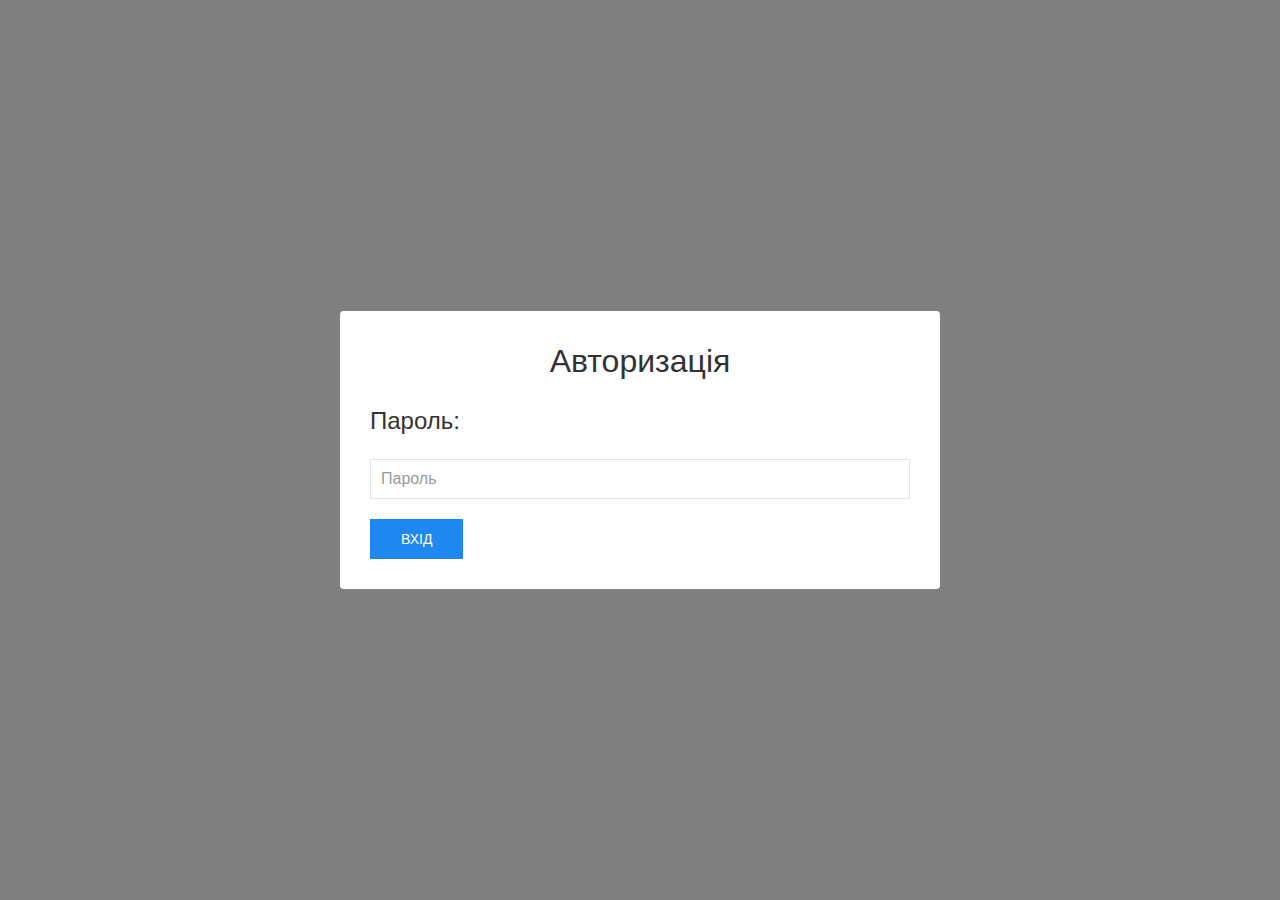
<file: adminka/index.html>
<!DOCTYPE html>
<html lang="en">
  <head>
    <meta charset="UTF-8" />
    <meta name="viewport" content="width=device-width, initial-scale=1.0" />
    <meta http-equiv="X-UA-Compatible" content="ie=edge" />
    <title>Адмінка</title>
    <link rel="stylesheet" href="style.css" />
    <link
      rel="apple-touch-icon"
      sizes="57x57"
      href="/images/favicon/apple-icon-57x57.png"
    />
    <link
      rel="apple-touch-icon"
      sizes="60x60"
      href="/imagesfaviconapple-icon-60x60.png"
    />
    <link
      rel="apple-touch-icon"
      sizes="72x72"
      href="/images/favicon/apple-icon-72x72.png"
    />
    <link
      rel="apple-touch-icon"
      sizes="76x76"
      href="/images/favicon/apple-icon-76x76.png"
    />
    <link
      rel="apple-touch-icon"
      favicon
      sizes="114x114"
      href="/images/favicon/apple-icon-114x114.png"
    />
    <link
      rel="apple-touch-icon"
      sizes="120x120"
      href="/images/favicon/apple-icon-120x120.png"
    />
    <link
      rel="apple-touch-icon"
      sizes="144x144"
      href="/images/favicon/apple-icon-144x144.png"
    />
    <link
      rel="apple-touch-icon"
      sizes="152x152"
      href="images/favicon/apple-icon-152x152.png"
    />
    <link
      rel="apple-touch-icon"
      sizes="180x180"
      href="images/favicon/apple-icon-180x180.png"
    />
    <link
      rel="icon"
      type="image/png"
      sizes="192x192"
      href="images/favicon/android-icon-192x192.png"
    />
    <link
      rel="icon"
      type="image/png"
      sizes="32x32"
      href="images/favicon/favicon-32x32.png"
    />
    <link
      rel="icon"
      type="image/png"
      sizes="96x96"
      href="images/favicon/favicon-96x96.png"
    />
    <link
      rel="icon"
      type="image/png"
      sizes="16x16"
      href="images/favicon/favicon-16x16.png"
    />
    <link rel="manifest" href="images/favicon/manifest.json" />
    <meta name="msapplication-TileColor" content="#ffffff" />
    <meta
      name="msapplication-TileImage"
      content="images/favicon/ms-icon-144x144.png"
    />
    <meta name="theme-color" content="#ffffff" />
  </head>
  <body>
    <div id="root"></div>
    <script src="script.js"></script>
  </body>
</html>
</file>
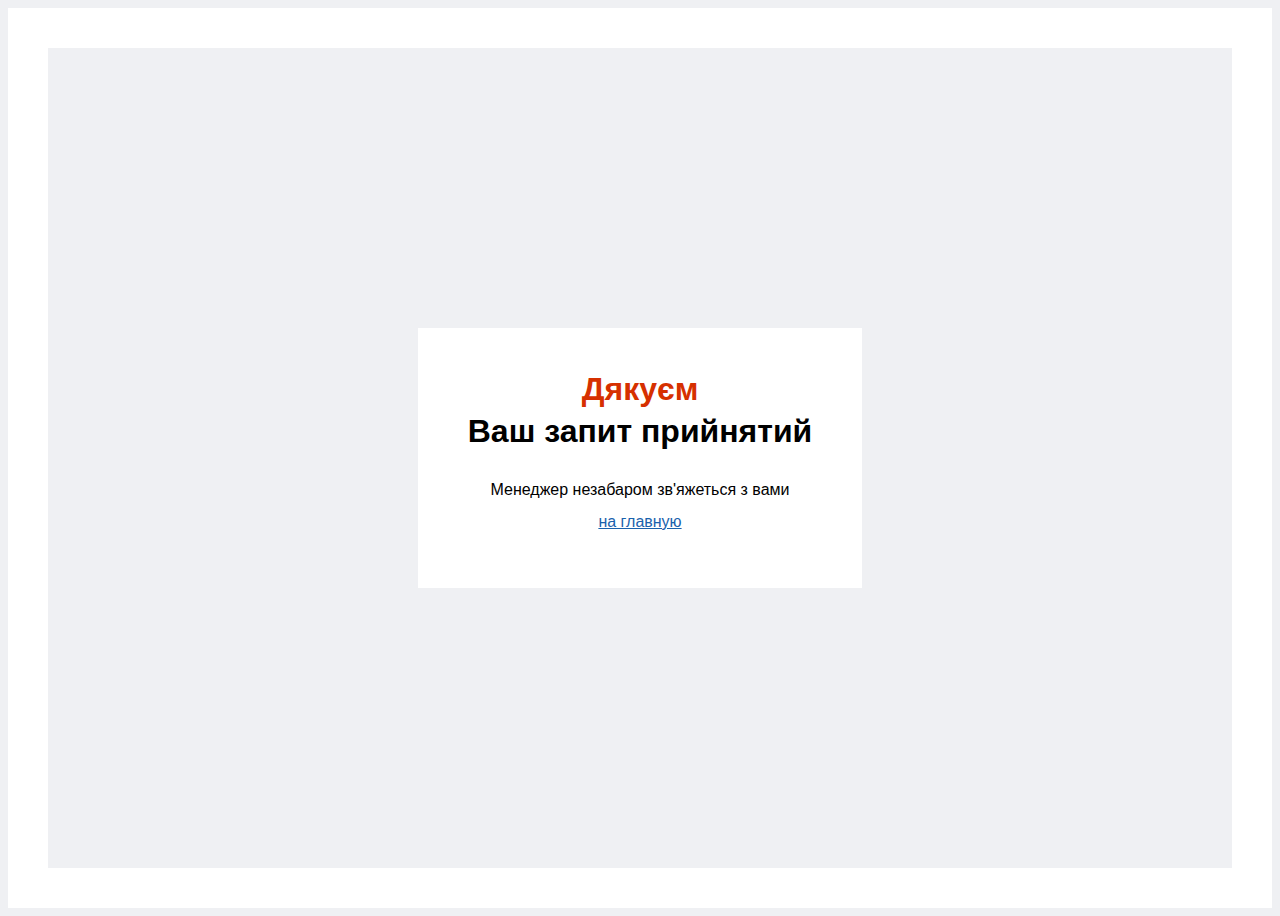
<file: ok.html>
<!DOCTYPE html>
<html>
  <head>
    <meta charset="utf-8" />
    <title>Дякуєм за контакт</title>
    <meta content="width=device-width, initial-scale=1" name="viewport" />
  </head>

  <body
    class="body"
    style="
      display: -webkit-box;
      display: -webkit-flex;
      display: -ms-flexbox;
      display: flex;
      height: 100vh;
      -webkit-box-orient: vertical;
      -webkit-box-direction: normal;
      -webkit-flex-direction: column;
      -ms-flex-direction: column;
      flex-direction: column;
      -webkit-box-pack: center;
      -webkit-justify-content: center;
      -ms-flex-pack: center;
      justify-content: center;
      -webkit-box-align: center;
      -webkit-align-items: center;
      -ms-flex-align: center;
      align-items: center;
      background-color: #eff0f3;
      overflow: hidden;
      box-shadow: inset 0 0 0 40px #ffffff;
    "
  >
    <div>
      <div
        style="
          position: relative;
          z-index: 100;
          display: -webkit-box;
          display: -webkit-flex;
          display: -ms-flexbox;
          display: flex;
          overflow: visible;
          max-width: 720px;
          margin-right: auto;
          margin-left: auto;
          -webkit-box-orient: vertical;
          -webkit-box-direction: normal;
          -webkit-flex-direction: column;
          -ms-flex-direction: column;
          flex-direction: column;
          -webkit-box-pack: center;
          -webkit-justify-content: center;
          -ms-flex-pack: center;
          justify-content: center;
          -webkit-box-align: center;
          -webkit-align-items: center;
          -ms-flex-align: center;
          align-items: center;
          background-color: #fff;
          padding: 20px 50px 50px 50px;
          text-align: center;
          font-size: 1em;
          line-height: 180%;
          line-height: 200%;
          font-family: serif;
          font-family: Ubuntu, Helvetica, sans-serif;
        "
      >
        <h1 style="line-height: 130%">
          <span style="color: #d63000">Дякуєм<br /></span>Ваш запит прийнятий
        </h1>

        Менеджер незабаром зв'яжеться з вами<a
          href="index.html"
          style="color: #1a62ad"
        >
          на главную</a
        >
      </div>
    </div>
  </body>
</html>
</file>
<file: css/iziModal.css>
/*
* iziModal | v1.6.1
* https://izimodal.marcelodolza.com
* by Marcelo Dolza.
*/
.iziModal {
    display: none;
    position: fixed;
    top: 0;
    bottom: 0;
    left: 0;
    right: 0;
    margin: auto;
    background: #FFF;
    box-shadow: 0 0 8px rgba(0,0,0,.3);
    transition: margin-top 0.3s ease, height 0.3s ease;
    transform: translateZ(0);
    box-sizing: border-box;
}
.iziModal *{
    box-sizing: border-box;
    -webkit-font-smoothing: antialiased;
}
.iziModal::after{
    content: '';
    width: 100%;
    height: 0px;
    opacity: 0;
    position: absolute;
    left: 0;
    bottom: 0;
    z-index: 1;
    background: -moz-linear-gradient(top,  rgba(0,0,0,0) 0%, rgba(0,0,0,0.35) 100%);
    background: -webkit-gradient(linear, left top, left bottom, color-stop(0%,rgba(0,0,0,0)), color-stop(100%,rgba(0,0,0,0.35)));
    background: -webkit-linear-gradient(top,  rgba(0,0,0,0) 0%,rgba(0,0,0,0.35) 100%);
    background: -o-linear-gradient(top,  rgba(0,0,0,0) 0%,rgba(0,0,0,0.35) 100%);
    background: -ms-linear-gradient(top,  rgba(0,0,0,0) 0%,rgba(0,0,0,0.35) 100%);
    background: linear-gradient(to bottom,  rgba(0,0,0,0) 0%,rgba(0,0,0,0.35) 100%);
    filter: progid:DXImageTransform.Microsoft.gradient( startColorstr='#00000000', endColorstr='#59000000',GradientType=0 );
    transition: height 0.3s ease-in-out, opacity 0.3s ease-in-out;
    pointer-events: none;
}
.iziModal.hasShadow::after{
    height: 30px;
    opacity: 1;
}
.iziModal .iziModal-progressbar{
    position: absolute;
    left: 0;
    top: 0px;
    width: 100%;
    z-index: 1;
}
.iziModal .iziModal-progressbar > div{
    height: 2px;
    width: 100%;
}


.iziModal .iziModal-header {
    background: #88A0B9;
    padding: 14px 18px 15px 18px;
    box-shadow: inset 0 -10px 15px -12px rgba(0, 0, 0, 0.3), 0 0 0px #555;
    overflow: hidden;
    position: relative;
    z-index: 10;
}
.iziModal .iziModal-header-icon{
    font-size: 40px;
    color: rgba(255, 255, 255, 0.5);
    padding: 0 15px 0 0;
    margin: 0;
    float: left;
}
.iziModal .iziModal-header-title {
    color: #FFF;
    font-size: 18px;
    font-weight: 600;
    line-height: 1.3;
}
.iziModal .iziModal-header-subtitle {
    color: rgba(255, 255, 255, 0.6);
    font-size: 12px;
    line-height: 1.45;
}
.iziModal .iziModal-header-title, .iziModal .iziModal-header-subtitle{
    display: block;
    margin: 0;
    padding: 0;
    font-family: 'Lato', Arial;
    white-space: nowrap;
    overflow: hidden;
    text-overflow: ellipsis;
    text-align: left;
}
.iziModal .iziModal-header-buttons {
    position: absolute;
    top: 50%;
    right: 10px;
    margin: -17px 0 0 0;
}

.iziModal .iziModal-button{
    display: block;
    float: right;
    z-index: 2;
    outline: none;
    height: 34px;
    width: 34px;
    border: 0;
    padding: 0;
    margin: 0;
    opacity: 0.3;
    border-radius: 50%;
    transition: transform 0.3s cubic-bezier(.16,.81,.32,1), opacity 0.3s ease;
    background-size: 67% !important;
    -webkit-tap-highlight-color: rgba(0,0,0,0);
    -webkit-tap-highlight-color: transparent; /* For some Androids */
}
.iziModal .iziModal-button-close{
    background: url('[data-uri]') no-repeat 50% 50%;
}
.iziModal .iziModal-button-fullscreen{
    background: url('[data-uri]') no-repeat 50% 50%;
}
.iziModal.isFullscreen .iziModal-button-fullscreen{
    background: url('[data-uri]') no-repeat 50% 50%;
}
.iziModal .iziModal-button-close:hover{
    transform: rotate(180deg);
}
.iziModal .iziModal-button:hover{
    opacity: 0.8;
}


    .iziModal .iziModal-header.iziModal-noSubtitle{
        height: auto;
        padding: 10px 15px 12px 15px;
    }
    .iziModal .iziModal-header.iziModal-noSubtitle .iziModal-header-icon{
        font-size: 23px;
        padding-right: 13px;
    }
    .iziModal .iziModal-header.iziModal-noSubtitle .iziModal-header-title{
        font-size: 15px;
        margin: 3px 0 0 0;
        font-weight: 400;
    }
    .iziModal .iziModal-header.iziModal-noSubtitle .iziModal-header-buttons{
        right: 6px;
        margin: -16px 0 0 0;
    }
    .iziModal .iziModal-header.iziModal-noSubtitle .iziModal-button{
        height: 30px;
        width: 30px;
    }


    /* RTL */

    .iziModal-rtl {
        direction: rtl;
    }
    .iziModal-rtl .iziModal-header {
        padding: 14px 18px 15px 40px;
    }
    .iziModal-rtl .iziModal-header-icon {
        float: right;
        padding: 0 0 0 15px;
    }
    .iziModal-rtl .iziModal-header-buttons{
        right: initial !important;
        left: 10px;
    }
    .iziModal-rtl .iziModal-button{
        float: left;
    }
    .iziModal-rtl .iziModal-header-title, .iziModal-rtl .iziModal-header-subtitle{
        text-align: right;
        font-family: Tahoma, 'Lato', Arial;
        font-weight: 500;
    }
    .iziModal-rtl .iziModal-header.iziModal-noSubtitle {
        padding: 10px 15px 12px 40px;
    }    
    .iziModal-rtl .iziModal-header.iziModal-noSubtitle .iziModal-header-icon {
        padding: 0 0 0 13px;
    }

    /* LIGHT THEME */

    .iziModal.iziModal-light .iziModal-header-icon{
        color: rgba(0, 0, 0, 0.5);
    }
    .iziModal.iziModal-light .iziModal-header-title{
        color: #000;
    }
    .iziModal.iziModal-light .iziModal-header-subtitle{
        color: rgba(0, 0, 0, 0.6);
    }
    .iziModal.iziModal-light .iziModal-button-close{
        background: url('[data-uri]') no-repeat 50% 50%;
    }
    .iziModal.iziModal-light .iziModal-button-fullscreen{
        background: url('[data-uri]') no-repeat 50% 50%;
    }
    .iziModal.iziModal-light.isFullscreen .iziModal-button-fullscreen{
        background: url('[data-uri]') no-repeat 50% 50%;
    }


.iziModal .iziModal-loader{
    background: #FFF url([data-uri]) no-repeat 50% 50%;
    position: absolute;
    left: 0;
    right: 0;
    top: 0;
    bottom: 0;
    z-index: 9;
}

.iziModal .iziModal-content-loader{
    background: url([data-uri]) no-repeat 50% 50%;
}

.iziModal .iziModal-content:before,
.iziModal .iziModal-content:after { content:''; display:table }
.iziModal .iziModal-content:after { clear:both }
.iziModal .iziModal-content{
    zoom:1;
    width: 100%;
}
.iziModal .iziModal-wrap{
    width: 100%;
    position: relative;
}
.iziModal .iziModal-iframe{
    border: 0;
    margin: 0 0 -6px 0;
    width: 100%;
    transition: height 0.3s ease;
}
.iziModal-overlay{
    display: block;
    position: fixed;
    top: 0;
    left: 0;
    height: 100%;
    width: 100%;
}

.iziModal-navigate{
    position: fixed;
    left: 0;
    right: 0;
    top: 0;
    bottom: 0;
    pointer-events: none;
}
.iziModal-navigate-caption{
    position: absolute;
    left: 10px;
    top: 10px;
    color: white;
    line-height: 16px;
    font-size: 9px;
    font-family: 'Lato', Arial;
    letter-spacing: 0.1em;
    text-indent: 0;
    text-align: center;
    width: 70px;
    padding: 5px 0;
    text-transform: uppercase;
    display: none;
}
.iziModal-navigate-caption::before, .iziModal-navigate-caption::after {
    position: absolute;
    top: 2px;
    width: 20px;
    height: 20px;
    text-align: center;
    line-height: 14px;
    font-size: 12px;
    content: '';
    background-size: 100% !important;
}
.iziModal-navigate-caption:before{
    left: 0;
    background: url('[data-uri]') no-repeat 50% 50%;
}
.iziModal-navigate-caption:after{
    right: 0;
    background: url('[data-uri]') no-repeat 50% 50%;
}
    .iziModal-navigate > button{
        position: fixed;
        bottom: 0;
        top: 0;
        border:0;
        height: 100%;
        width: 84px;
        background-size: 100% !important;
        cursor: pointer;
        padding: 0;
        opacity: 0.2;
        transition: opacity 0.3s ease;
        pointer-events: all;
        margin: 0;
        outline: none;
    }
    .iziModal-navigate > button:hover{
        opacity: 1;
    }
    .iziModal-navigate-prev{
        left: 50%;
        background: url('[data-uri]') no-repeat 50% 50%;
    }
    .iziModal-navigate-next{
        right: 50%;
        background: url('[data-uri]') no-repeat 50% 50%;
    }

.iziModal.isAttachedTop .iziModal-header{
    border-top-left-radius: 0;
    border-top-right-radius: 0;
}
.iziModal.isAttachedTop{
    margin-top: 0 !important;
    margin-bottom: auto !important;
    border-top-left-radius: 0 !important;
    border-top-right-radius: 0 !important;
}
.iziModal.isAttachedBottom{
    margin-top: auto !important;
    margin-bottom: 0 !important;
    border-bottom-left-radius: 0 !important;
    border-bottom-right-radius: 0 !important;
}
.iziModal.isFullscreen{
    max-width: 100% !important;
    margin: 0 !important;
    height: 100% !important;
    border-radius: 0 !important;
}
.iziModal.isAttached{
    border-radius: 0 !important;
}
.iziModal.hasScroll .iziModal-wrap{
    overflow-y: auto;
    overflow-x: hidden;
}

html.iziModal-isOverflow{
    overflow: hidden;
}
html.iziModal-isOverflow body, html.iziModal-isAttached body{
    overflow-y: scroll;
    position: relative;
}
html.iziModal-isAttached{
    overflow: hidden;
}

/* SCROLL */

.iziModal ::-webkit-scrollbar {
    overflow: visible;
    height: 7px;
    width: 7px;
}
.iziModal ::-webkit-scrollbar-thumb {
    background-color: rgba(0,0,0,.2);
    background-clip: padding-box;
    border: solid transparent;
    border-width: 0px;
    min-height: 28px;
    padding: 100px 0 0;
    box-shadow: inset 1px 1px 0 rgba(0,0,0,.1),inset 0 -1px 0 rgba(0,0,0,.07);
}
.iziModal ::-webkit-scrollbar-thumb:active {
    background-color: rgba(0,0,0,.4);
}
.iziModal ::-webkit-scrollbar-button {
    height: 0;
    width: 0;
}
.iziModal ::-webkit-scrollbar-track {
    background-clip: padding-box;
    border: solid transparent;
    border-width: 0 0 0 2px;
}

/* MODAL ANIMATIONS */

.iziModal.transitionIn .iziModal-header{
    -webkit-animation: iziM-slideDown 0.7s cubic-bezier(0.7,0,0.3,1);
    -moz-animation: iziM-slideDown 0.7s cubic-bezier(0.7,0,0.3,1);
    animation: iziM-slideDown 0.7s cubic-bezier(0.7,0,0.3,1);
}
    .iziModal.transitionIn .iziModal-header .iziModal-header-icon {
        -webkit-animation: iziM-revealIn 1s cubic-bezier(.16,.81,.32,1) both;
        -moz-animation: iziM-revealIn 1s cubic-bezier(.16,.81,.32,1) both;
        animation: iziM-revealIn 1s cubic-bezier(.16,.81,.32,1) both;
    }
    .iziModal.transitionIn .iziModal-header .iziModal-header-title, .iziModal.transitionIn .iziModal-header .iziModal-header-subtitle {
        -webkit-animation: iziM-slideIn 1s cubic-bezier(.16,.81,.32,1) both;
        -moz-animation: iziM-slideIn 1s cubic-bezier(.16,.81,.32,1) both;
        animation: iziM-slideIn 1s cubic-bezier(.16,.81,.32,1) both;
    }

    .iziModal.transitionIn .iziModal-header .iziModal-button{
        -webkit-animation: iziM-revealIn 1.2s cubic-bezier(0.7,0,0.3,1);
        -moz-animation: iziM-revealIn 1.2s cubic-bezier(0.7,0,0.3,1);
        animation: iziM-revealIn 1.2s cubic-bezier(0.7,0,0.3,1);
    }

.iziModal.transitionIn .iziModal-iframe, .iziModal.transitionIn .iziModal-wrap{
    -webkit-animation: iziM-fadeIn 1.3s;
    -moz-animation: iziM-fadeIn 1.3s;
    animation: iziM-fadeIn 1.3s;
}
.iziModal.transitionIn .iziModal-header {
    -webkit-animation-delay: 0.0s;
    -moz-animation: 0.0s;
    animation-delay: 0.0s;
}
.iziModal.transitionIn .iziModal-header .iziModal-header-icon,
.iziModal.transitionIn .iziModal-header .iziModal-header-title {
    -webkit-animation-delay: 0.4s;
    -moz-animation: 0.4s;
    animation-delay: 0.4s;
}
.iziModal.transitionIn .iziModal-header .iziModal-header-subtitle {
    -webkit-animation-delay: 0.5s;
    -moz-animation: 0.5s;
    animation-delay: 0.5s;
}

    .iziModal.transitionOut .iziModal-header, .iziModal.transitionOut .iziModal-header *{
        transition: none !important;
    }

/* ANIMATIONS */

.iziModal.fadeOut, .iziModal-overlay.fadeOut, .iziModal-navigate.fadeOut, .iziModal .fadeOut{
    -webkit-animation: iziM-fadeOut 0.5s;
    -moz-animation: iziM-fadeOut 0.5s;
    animation: iziM-fadeOut 0.5s;
    animation-fill-mode: forwards;
}
.iziModal.fadeIn, .iziModal-overlay.fadeIn, .iziModal-navigate.fadeIn, .iziModal .fadeIn {
    -webkit-animation: iziM-fadeIn 0.5s;
    -moz-animation: iziM-fadeIn 0.5s;
    animation: iziM-fadeIn 0.5s;
}
.iziModal.comingIn, .iziModal-overlay.comingIn {
    -webkit-animation: iziM-comingIn 0.5s ease;
    -moz-animation: iziM-comingIn 0.5s ease;
    animation: iziM-comingIn 0.5s ease;
}
.iziModal.comingOut, .iziModal-overlay.comingOut {
    -webkit-animation: iziM-comingOut 0.5s cubic-bezier(.16,.81,.32,1);
    -moz-animation: iziM-comingOut 0.5s cubic-bezier(.16,.81,.32,1);
    animation: iziM-comingOut 0.5s cubic-bezier(.16,.81,.32,1);
    animation-fill-mode: forwards;
}
.iziModal.bounceInDown, .iziModal-overlay.bounceInDown {
    -webkit-animation: iziM-bounceInDown 0.7s ease;
    animation: iziM-bounceInDown 0.7s ease;
}
.iziModal.bounceOutDown, .iziModal-overlay.bounceOutDown {
    -webkit-animation: iziM-bounceOutDown 0.7s ease;
    animation: iziM-bounceOutDown 0.7s ease;
}
.iziModal.bounceInUp, .iziModal-overlay.bounceInUp {
    -webkit-animation: iziM-bounceInUp 0.7s ease;
    animation: iziM-bounceInUp 0.7s ease;
}
.iziModal.bounceOutUp, .iziModal-overlay.bounceOutUp {
    -webkit-animation: iziM-bounceOutUp 0.7s ease;
    animation: iziM-bounceOutUp 0.7s ease;
}
.iziModal.bounceInLeft, .iziModal-overlay.bounceInLeft {
    -webkit-animation: iziM-bounceInLeft 0.7s ease;
    animation: iziM-bounceInLeft 0.7s ease;
}
.iziModal.bounceOutLeft, .iziModal-overlay.bounceOutLeft {
    -webkit-animation: iziM-bounceOutLeft 0.7s ease;
    animation: iziM-bounceOutLeft 0.7s ease;
}
.iziModal.bounceInRight, .iziModal-overlay.bounceInRight {
    -webkit-animation: iziM-bounceInRight 0.7s ease;
    animation: iziM-bounceInRight 0.7s ease;
}
.iziModal.bounceOutRight, .iziModal-overlay.bounceOutRight {
    -webkit-animation: iziM-bounceOutRight 0.7s ease;
    animation: iziM-bounceOutRight 0.7s ease;
}
.iziModal.fadeInDown, .iziModal-overlay.fadeInDown {
    -webkit-animation: iziM-fadeInDown 0.7s cubic-bezier(.16,.81,.32,1);
    animation: iziM-fadeInDown 0.7s cubic-bezier(.16,.81,.32,1);
}
.iziModal.fadeOutDown, .iziModal-overlay.fadeOutDown {
    -webkit-animation: iziM-fadeOutDown 0.5s ease;
    animation: iziM-fadeOutDown 0.5s ease;
}
.iziModal.fadeInUp, .iziModal-overlay.fadeInUp {
    -webkit-animation: iziM-fadeInUp 0.7s cubic-bezier(.16,.81,.32,1);
    animation: iziM-fadeInUp 0.7s cubic-bezier(.16,.81,.32,1);
}
.iziModal.fadeOutUp, .iziModal-overlay.fadeOutUp {
    -webkit-animation: iziM-fadeOutUp 0.5s ease;
    animation: iziM-fadeOutUp 0.5s ease;
}
.iziModal.fadeInLeft, .iziModal-overlay.fadeInLeft {
    -webkit-animation: iziM-fadeInLeft 0.7s cubic-bezier(.16,.81,.32,1);
    animation: iziM-fadeInLeft 0.7s cubic-bezier(.16,.81,.32,1);
}
.iziModal.fadeOutLeft, .iziModal-overlay.fadeOutLeft {
    -webkit-animation: iziM-fadeOutLeft 0.5s ease;
    animation: iziM-fadeOutLeft 0.5s ease;
}
.iziModal.fadeInRight, .iziModal-overlay.fadeInRight {
    -webkit-animation: iziM-fadeInRight 0.7s cubic-bezier(.16,.81,.32,1);
    animation: iziM-fadeInRight 0.7s cubic-bezier(.16,.81,.32,1);
}
.iziModal.fadeOutRight, .iziModal-overlay.fadeOutRight {
    -webkit-animation: iziM-fadeOutRight 0.5s ease;
    animation: iziM-fadeOutRight 0.5s ease;
}
.iziModal.flipInX, .iziModal-overlay.flipInX {
    -webkit-animation: iziM-flipInX 0.7s ease;
    animation: iziM-flipInX 0.7s ease;
}
.iziModal.flipOutX, .iziModal-overlay.flipOutX {
    -webkit-animation: iziM-flipOutX 0.7s ease;
    animation: iziM-flipOutX 0.7s ease;
}

@-webkit-keyframes iziM-comingIn {
    0% {
        opacity: 0;
        transform: scale(0.9) translateY(-20px) perspective( 600px ) rotateX( 10deg );
    }
    100% {
        opacity: 1;
        transform: scale(1) translateY(0) perspective( 600px ) rotateX( 0 ); 
    }
}
@-moz-keyframes iziM-comingIn {
    0% {
        opacity: 0;
        transform: scale(0.9) translateY(-20px) perspective( 600px ) rotateX( 10deg );
    }
    100% {
        opacity: 1;
        transform: scale(1) translateY(0) perspective( 600px ) rotateX( 0 ); 
    }
}
@keyframes iziM-comingIn {
    0% {
        opacity: 0;
        /*transform: translateY(-20px) perspective( 600px ) rotateX( 10deg );*/
        transform: scale(0.9) translateY(-20px) perspective( 600px ) rotateX( 10deg );
    }
    100% {
        opacity: 1;
        /*transform: scale(1) translateY(0) perspective( 600px ) rotateX( 0 ); */
        transform: scale(1) translateY(0) perspective( 600px ) rotateX( 0 ); 
    }
}

@-webkit-keyframes iziM-comingOut {
    0% {
        opacity: 1;
        transform: scale(1); 
    }
    100% {
        opacity: 0;
        transform: scale(0.9); 
    }
}
@-moz-keyframes iziM-comingOut {
    0% {
        opacity: 1;
        transform: scale(1); 
    }
    100% {
        opacity: 0;
        transform: scale(0.9); 
    }
}
@keyframes iziM-comingOut {
    0% {
        opacity: 1;
        transform: scale(1); 
    }
    100% {
        opacity: 0;
        transform: scale(0.9); 
    }
}
@-webkit-keyframes iziM-fadeOut {
    0% {opacity: 1;}
    100% {opacity: 0;}
}
@-moz-keyframes iziM-fadeOut {
    0% {opacity: 1;}
    100% {opacity: 0;}
}
@keyframes iziM-fadeOut {
    0% {opacity: 1;}
    100% {opacity: 0;}
}

@-webkit-keyframes iziM-fadeIn {
    0% {opacity: 0;}
    100% {opacity: 1;}
}
@-moz-keyframes iziM-fadeIn {
    0% {opacity: 0;}
    100% {opacity: 1;}
}
@keyframes iziM-fadeIn {
    0% {opacity: 0;}
    100% {opacity: 1;}
}

@-webkit-keyframes iziM-slideIn {
    0% {
        opacity: 0;
        -webkit-transform: translateX(50px);
    }
    100% {
        opacity: 1;
        -webkit-transform: translateX(0);
    }
}
@-moz-keyframes iziM-slideIn {
    0% {
        opacity: 0;
        -moz-transform: translateX(50px);
    }
    100% {
        opacity: 1;
        -moz-transform: translateX(0);
    }
}
@keyframes iziM-slideIn {
    0% {
        opacity: 0;
        transform: translateX(50px);
    }
    100% {
        opacity: 1;
        transform: translateX(0);
    }
}

@-webkit-keyframes iziM-slideDown {
    0% { opacity: 0; -webkit-transform: scale(1,0) translateY(-40px); -webkit-transform-origin: center top; }
}
@-moz-keyframes iziM-slideDown {
    0% { opacity: 0; -moz-transform: scale(1,0) translateY(-40px); -moz-transform-origin: center top; }
}
@keyframes iziM-slideDown {
    0% { opacity: 0; transform: scale(1,0) translateY(-40px); transform-origin: center top; }
}

@-webkit-keyframes iziM-revealIn {
    0% { opacity: 0; -webkit-transform: scale3d(0.3,0.3,1); }
}
@-moz-keyframes iziM-revealIn {
    0% { opacity: 0; -moz-transform: scale3d(0.3,0.3,1); }
}
@keyframes iziM-revealIn {
    0% { opacity: 0; transform: scale3d(0.3,0.3,1); }
}

@-webkit-keyframes iziM-bounceInDown {
    from, 60%, 75%, 90%, to {
        -webkit-animation-timing-function: cubic-bezier(0.215, 0.610, 0.355, 1.000);
        animation-timing-function: cubic-bezier(0.215, 0.610, 0.355, 1.000);
    }
    0% {
        opacity: 0;
        -webkit-transform: translate3d(0, -1000px, 0);
        transform: translate3d(0, -1000px, 0);
    }
    60% {
        opacity: 1;
        -webkit-transform: translate3d(0, 25px, 0);
        transform: translate3d(0, 25px, 0);
    }
    75% {
        -webkit-transform: translate3d(0, -10px, 0);
        transform: translate3d(0, -10px, 0);
    }
    90% {
        -webkit-transform: translate3d(0, 5px, 0);
        transform: translate3d(0, 5px, 0);
    }
    to {
        -webkit-transform: none;
        transform: none;
    }
}
@keyframes iziM-bounceInDown {
    from, 60%, 75%, 90%, to {
        -webkit-animation-timing-function: cubic-bezier(0.215, 0.610, 0.355, 1.000);
        animation-timing-function: cubic-bezier(0.215, 0.610, 0.355, 1.000);
    }
    0% {
        opacity: 0;
        -webkit-transform: translate3d(0, -1000px, 0);
        transform: translate3d(0, -1000px, 0);
    }
    60% {
        opacity: 1;
        -webkit-transform: translate3d(0, 25px, 0);
        transform: translate3d(0, 25px, 0);
    }
    75% {
        -webkit-transform: translate3d(0, -10px, 0);
        transform: translate3d(0, -10px, 0);
    }
    90% {
        -webkit-transform: translate3d(0, 5px, 0);
        transform: translate3d(0, 5px, 0);
    }
    to {
        -webkit-transform: none;
        transform: none;
    }
}

@-webkit-keyframes iziM-bounceOutDown {
    20% {
        -webkit-transform: translate3d(0, 10px, 0);
        transform: translate3d(0, 10px, 0);
    }
    40%, 45% {
        opacity: 1;
        -webkit-transform: translate3d(0, -20px, 0);
        transform: translate3d(0, -20px, 0);
    }
    to {
        opacity: 0;
        -webkit-transform: translate3d(0, 1000px, 0);
        transform: translate3d(0, 1000px, 0);
    }
}
@keyframes iziM-bounceOutDown {
    20% {
        -webkit-transform: translate3d(0, 10px, 0);
        transform: translate3d(0, 10px, 0);
    }
    40%, 45% {
        opacity: 1;
        -webkit-transform: translate3d(0, -20px, 0);
        transform: translate3d(0, -20px, 0);
    }
    to {
        opacity: 0;
        -webkit-transform: translate3d(0, 1000px, 0);
        transform: translate3d(0, 1000px, 0);
    }
}

@-webkit-keyframes iziM-bounceInUp {
    from, 60%, 75%, 90%, to {
        -webkit-animation-timing-function: cubic-bezier(0.215, 0.610, 0.355, 1.000);
        animation-timing-function: cubic-bezier(0.215, 0.610, 0.355, 1.000);
    }
    from {
        opacity: 0;
        -webkit-transform: translate3d(0, 1000px, 0);
        transform: translate3d(0, 1000px, 0);
    }
    60% {
        opacity: 1;
        -webkit-transform: translate3d(0, -20px, 0);
        transform: translate3d(0, -20px, 0);
    }
    75% {
        -webkit-transform: translate3d(0, 10px, 0);
        transform: translate3d(0, 10px, 0);
    }
    90% {
        -webkit-transform: translate3d(0, -5px, 0);
        transform: translate3d(0, -5px, 0);
    }
    to {
        -webkit-transform: translate3d(0, 0, 0);
        transform: translate3d(0, 0, 0);
    }
}
@keyframes iziM-bounceInUp {
    from, 60%, 75%, 90%, to {
        -webkit-animation-timing-function: cubic-bezier(0.215, 0.610, 0.355, 1.000);
        animation-timing-function: cubic-bezier(0.215, 0.610, 0.355, 1.000);
    }
    from {
        opacity: 0;
        -webkit-transform: translate3d(0, 1000px, 0);
        transform: translate3d(0, 1000px, 0);
    }
    60% {
        opacity: 1;
        -webkit-transform: translate3d(0, -20px, 0);
        transform: translate3d(0, -20px, 0);
    }
    75% {
        -webkit-transform: translate3d(0, 10px, 0);
        transform: translate3d(0, 10px, 0);
    }
    90% {
        -webkit-transform: translate3d(0, -5px, 0);
        transform: translate3d(0, -5px, 0);
    }
    to {
        -webkit-transform: translate3d(0, 0, 0);
        transform: translate3d(0, 0, 0);
    }
}

@-webkit-keyframes iziM-bounceOutUp {
    20% {
        -webkit-transform: translate3d(0, -10px, 0);
        transform: translate3d(0, -10px, 0);
    }
    40%, 45% {
        opacity: 1;
        -webkit-transform: translate3d(0, 20px, 0);
        transform: translate3d(0, 20px, 0);
    }
    to {
        opacity: 0;
        -webkit-transform: translate3d(0, -2000px, 0);
        transform: translate3d(0, -2000px, 0);
    }
}
@keyframes iziM-bounceOutUp {
    20% {
        -webkit-transform: translate3d(0, -10px, 0);
        transform: translate3d(0, -10px, 0);
    }
    40%, 45% {
        opacity: 1;
        -webkit-transform: translate3d(0, 20px, 0);
        transform: translate3d(0, 20px, 0);
    }
    to {
        opacity: 0;
        -webkit-transform: translate3d(0, -1000px, 0);
        transform: translate3d(0, -1000px, 0);
    }
}

@-webkit-keyframes iziM-bounceInLeft {
    from, 60%, 75%, 90%, to {
        -webkit-animation-timing-function: cubic-bezier(0.215, 0.610, 0.355, 1.000);
        animation-timing-function: cubic-bezier(0.215, 0.610, 0.355, 1.000);
    }
    0% {
        opacity: 0;
        -webkit-transform: translate3d(-1000px, 0, 0);
        transform: translate3d(-1000px, 0, 0);
    }
    60% {
        opacity: 1;
        -webkit-transform: translate3d(25px, 0, 0);
        transform: translate3d(25px, 0, 0);
    }
    75% {
        -webkit-transform: translate3d(-10px, 0, 0);
        transform: translate3d(-10px, 0, 0);
    }
    90% {
        -webkit-transform: translate3d(5px, 0, 0);
        transform: translate3d(5px, 0, 0);
    }
    to {
        -webkit-transform: none;
        transform: none;
    }
}
@keyframes iziM-bounceInLeft {
    from, 60%, 75%, 90%, to {
        -webkit-animation-timing-function: cubic-bezier(0.215, 0.610, 0.355, 1.000);
        animation-timing-function: cubic-bezier(0.215, 0.610, 0.355, 1.000);
    }
    0% {
        opacity: 0;
        -webkit-transform: translate3d(-1000px, 0, 0);
        transform: translate3d(-1000px, 0, 0);
    }
    60% {
        opacity: 1;
        -webkit-transform: translate3d(25px, 0, 0);
        transform: translate3d(25px, 0, 0);
    }
    75% {
        -webkit-transform: translate3d(-10px, 0, 0);
        transform: translate3d(-10px, 0, 0);
    }
    90% {
        -webkit-transform: translate3d(5px, 0, 0);
        transform: translate3d(5px, 0, 0);
    }
    to {
        -webkit-transform: none;
        transform: none;
    }
}

@-webkit-keyframes iziM-bounceOutLeft {
    20% {
        -webkit-transform: translate3d(-10px, 0, 0);
        transform: translate3d(-10px, 0, 0);
    }
    40%, 45% {
        opacity: 1;
        -webkit-transform: translate3d(20px, 0, 0);
        transform: translate3d(20px, 0, 0);
    }
    to {
        opacity: 0;
        -webkit-transform: translate3d(-2000px, 0, 0);
        transform: translate3d(-2000px, 0, 0);
    }
}
@keyframes iziM-bounceOutLeft {
    20% {
        -webkit-transform: translate3d(-10px, 0, 0);
        transform: translate3d(-10px, 0, 0);
    }
    40%, 45% {
        opacity: 1;
        -webkit-transform: translate3d(20px, 0, 0);
        transform: translate3d(20px, 0, 0);
    }
    to {
        opacity: 0;
        -webkit-transform: translate3d(-1000px, 0, 0);
        transform: translate3d(-1000px, 0, 0);
    }
}

@-webkit-keyframes iziM-bounceInRight {
    from, 60%, 75%, 90%, to {
        -webkit-animation-timing-function: cubic-bezier(0.215, 0.610, 0.355, 1.000);
        animation-timing-function: cubic-bezier(0.215, 0.610, 0.355, 1.000);
    }
    from {
        opacity: 0;
        -webkit-transform: translate3d(1000px, 0, 0);
        transform: translate3d(1000px, 0, 0);
    }
    60% {
        opacity: 1;
        -webkit-transform: translate3d(-20px, 0, 0);
        transform: translate3d(-20px, 0, 0);
    }
    75% {
        -webkit-transform: translate3d(10px, 0, 0);
        transform: translate3d(10px, 0, 0);
    }
    90% {
        -webkit-transform: translate3d(-5px, 0, 0);
        transform: translate3d(-5px, 0, 0);
    }
    to {
        -webkit-transform: translate3d(0, 0, 0);
        transform: translate3d(0, 0, 0);
    }
}
@keyframes iziM-bounceInRight {
    from, 60%, 75%, 90%, to {
        -webkit-animation-timing-function: cubic-bezier(0.215, 0.610, 0.355, 1.000);
        animation-timing-function: cubic-bezier(0.215, 0.610, 0.355, 1.000);
    }
    from {
        opacity: 0;
        -webkit-transform: translate3d(1000px, 0, 0);
        transform: translate3d(1000px, 0, 0);
    }
    60% {
        opacity: 1;
        -webkit-transform: translate3d(-20px, 0, 0);
        transform: translate3d(-20px, 0, 0);
    }
    75% {
        -webkit-transform: translate3d(10px, 0, 0);
        transform: translate3d(10px, 0, 0);
    }
    90% {
        -webkit-transform: translate3d(-5px, 0, 0);
        transform: translate3d(-5px, 0, 0);
    }
    to {
        -webkit-transform: translate3d(0, 0, 0);
        transform: translate3d(0, 0, 0);
    }
}

@-webkit-keyframes iziM-bounceOutRight {
    20% {
        -webkit-transform: translate3d(10px, 0, 0);
        transform: translate3d(10px, 0, 0);
    }
    40%, 45% {
        opacity: 1;
        -webkit-transform: translate3d(-20px, 0, 0);
        transform: translate3d(-20px, 0, 0);
    }
    to {
        opacity: 0;
        -webkit-transform: translate3d(1000px, 0, 0);
        transform: translate3d(1000px, 0, 0);
    }
}
@keyframes iziM-bounceOutRight {
    20% {
        -webkit-transform: translate3d(10px, 0, 0);
        transform: translate3d(10px, 0, 0);
    }
    40%, 45% {
        opacity: 1;
        -webkit-transform: translate3d(-20px, 0, 0);
        transform: translate3d(-20px, 0, 0);
    }
    to {
        opacity: 0;
        -webkit-transform: translate3d(1000px, 0, 0);
        transform: translate3d(1000px, 0, 0);
    }
}

@-webkit-keyframes iziM-fadeInDown {
    from {
        opacity: 0;
        -webkit-transform: translate3d(0, -100px, 0);
        transform: translate3d(0, -100px, 0);
    }
    to {
        opacity: 1;
        -webkit-transform: none;
        transform: none;
    }
}
@keyframes iziM-fadeInDown {
    from {
        opacity: 0;
        -webkit-transform: translate3d(0, -100px, 0);
        transform: translate3d(0, -100px, 0);
    }
    to {
        opacity: 1;
        -webkit-transform: none;
        transform: none;
    }
}

@-webkit-keyframes iziM-fadeOutDown {
    from {
        opacity: 1;
    }
    to {
        opacity: 0;
        -webkit-transform: translate3d(0, 100px, 0);
        transform: translate3d(0, 100px, 0);
    }
}
@keyframes iziM-fadeOutDown {
    from {
        opacity: 1;
    }
    to {
        opacity: 0;
        -webkit-transform: translate3d(0, 100px, 0);
        transform: translate3d(0, 100px, 0);
    }
}

@-webkit-keyframes iziM-fadeInUp {
    from {
        opacity: 0;
        -webkit-transform: translate3d(0, 100px, 0);
        transform: translate3d(0, 100px, 0);
    }
    to {
        opacity: 1;
        -webkit-transform: none;
        transform: none;
    }
}
@keyframes iziM-fadeInUp {
    from {
        opacity: 0;
        -webkit-transform: translate3d(0, 100px, 0);
        transform: translate3d(0, 100px, 0);
    }
    to {
        opacity: 1;
        -webkit-transform: none;
        transform: none;
    }
}

@-webkit-keyframes iziM-fadeOutUp {
    from {
        opacity: 1;
    }

    to {
        opacity: 0;
        -webkit-transform: translate3d(0, -100px, 0);
        transform: translate3d(0, -100px, 0);
    }
}
@keyframes iziM-fadeOutUp {
    from {
        opacity: 1;
    }
    to {
        opacity: 0;
        -webkit-transform: translate3d(0, -100px, 0);
        transform: translate3d(0, -100px, 0);
    }
}

@-webkit-keyframes iziM-fadeInLeft {
    from {
        opacity: 0;
        -webkit-transform: translate3d(-200px, 0, 0);
        transform: translate3d(-200px, 0, 0);
    }
    to {
        opacity: 1;
        -webkit-transform: none;
        transform: none;
    }
}
@keyframes iziM-fadeInLeft {
    from {
        opacity: 0;
        -webkit-transform: translate3d(-200px, 0, 0);
        transform: translate3d(-200px, 0, 0);
    }
    to {
        opacity: 1;
        -webkit-transform: none;
        transform: none;
    }
}

@-webkit-keyframes iziM-fadeOutLeft {
    from {
        opacity: 1;
    }
    to {
        opacity: 0;
        -webkit-transform: translate3d(-200px, 0, 0);
        transform: translate3d(-200px, 0, 0);
    }
}
@keyframes iziM-fadeOutLeft {
    from {
        opacity: 1;
    }
    to {
        opacity: 0;
        -webkit-transform: translate3d(-200px, 0, 0);
        transform: translate3d(-200px, 0, 0);
    }
}

@-webkit-keyframes iziM-fadeInRight {
    from {
        opacity: 0;
        -webkit-transform: translate3d(200px, 0, 0);
        transform: translate3d(200px, 0, 0);
    }
    to {
        opacity: 1;
        -webkit-transform: none;
        transform: none;
    }
}
@keyframes iziM-fadeInRight {
    from {
        opacity: 0;
        -webkit-transform: translate3d(200px, 0, 0);
        transform: translate3d(200px, 0, 0);
    }
    to {
        opacity: 1;
        -webkit-transform: none;
        transform: none;
    }
}

@-webkit-keyframes iziM-fadeOutRight {
    from {
        opacity: 1;
    }
    to {
        opacity: 0;
        -webkit-transform: translate3d(200px, 0, 0);
        transform: translate3d(200px, 0, 0);
    }
}
@keyframes iziM-fadeOutRight {
    from {
        opacity: 1;
    }
    to {
        opacity: 0;
        -webkit-transform: translate3d(200px, 0, 0);
        transform: translate3d(200px, 0, 0);
    }
}

@-webkit-keyframes iziM-flipInX {
    0% {
        -webkit-transform: perspective(400px) rotateX(60deg);
        opacity: 0;
    }
    40% {
        -webkit-transform: perspective(400px) rotateX(-10deg);
    }
    70% {
        -webkit-transform: perspective(400px) rotateX(10deg);
    }
    100% {
        -webkit-transform: perspective(400px) rotateX(0deg);
        opacity: 1;
    }
}
@keyframes iziM-flipInX {
    0% {
        transform: perspective(400px) rotateX(60deg); 
        opacity: 0;
    }
    40% {
        transform: perspective(400px) rotateX(-10deg);
    }
    70% {
        transform: perspective(400px) rotateX(10deg);
    }
    100% {
        transform: perspective(400px) rotateX(0deg);
        opacity: 1;
    }
}

@-webkit-keyframes iziM-flipOutX {
    from {
        -webkit-transform: perspective(400px);
        transform: perspective(400px);
    }

    30% {
        -webkit-transform: perspective(400px) rotate3d(1, 0, 0, -20deg);
        transform: perspective(400px) rotate3d(1, 0, 0, -20deg);
        opacity: 1;
    }

    to {
        -webkit-transform: perspective(400px) rotate3d(1, 0, 0, 40deg);
        transform: perspective(400px) rotate3d(1, 0, 0, 40deg);
        opacity: 0;
    }
}
@keyframes iziM-flipOutX {
    from {
        -webkit-transform: perspective(400px);
        transform: perspective(400px);
    }
    30% {
        -webkit-transform: perspective(400px) rotate3d(1, 0, 0, -20deg);
        transform: perspective(400px) rotate3d(1, 0, 0, -20deg);
        opacity: 1;
    }
    to {
        -webkit-transform: perspective(400px) rotate3d(1, 0, 0, 40deg);
        transform: perspective(400px) rotate3d(1, 0, 0, 40deg);
        opacity: 0;
    }
}
</file>
<file: css/twentytwenty.css>
.twentytwenty-horizontal .twentytwenty-handle:before, .twentytwenty-horizontal .twentytwenty-handle:after, .twentytwenty-vertical .twentytwenty-handle:before, .twentytwenty-vertical .twentytwenty-handle:after {
  content: " ";
  display: block;
  background: white;
  position: absolute;
  z-index: 30;
  -webkit-box-shadow: 0px 0px 12px rgba(51, 51, 51, 0.5);
  -moz-box-shadow: 0px 0px 12px rgba(51, 51, 51, 0.5);
  box-shadow: 0px 0px 12px rgba(51, 51, 51, 0.5); }

.twentytwenty-horizontal .twentytwenty-handle:before, .twentytwenty-horizontal .twentytwenty-handle:after {
  width: 3px;
  height: 9999px;
  left: 50%;
  margin-left: -1.5px; }

.twentytwenty-vertical .twentytwenty-handle:before, .twentytwenty-vertical .twentytwenty-handle:after {
  width: 9999px;
  height: 3px;
  top: 50%;
  margin-top: -1.5px; }

.twentytwenty-before-label, .twentytwenty-after-label, .twentytwenty-overlay {
  position: absolute;
  top: 0;
  width: 100%;
  height: 100%; }

.twentytwenty-before-label, .twentytwenty-after-label, .twentytwenty-overlay {
  -webkit-transition-duration: 0.5s;
  -moz-transition-duration: 0.5s;
  transition-duration: 0.5s; }

.twentytwenty-before-label, .twentytwenty-after-label {
  -webkit-transition-property: opacity;
  -moz-transition-property: opacity;
  transition-property: opacity; }

.twentytwenty-before-label:before, .twentytwenty-after-label:before {
  color: white;
  font-size: 13px;
  letter-spacing: 0.1em; }

.twentytwenty-before-label:before, .twentytwenty-after-label:before {
  position: absolute;
  background: rgba(255, 255, 255, 0.2);
  line-height: 38px;
  padding: 0 20px;
  -webkit-border-radius: 2px;
  -moz-border-radius: 2px;
  border-radius: 2px; }

.twentytwenty-horizontal .twentytwenty-before-label:before, .twentytwenty-horizontal .twentytwenty-after-label:before {
  top: 50%;
  margin-top: -19px; }

.twentytwenty-vertical .twentytwenty-before-label:before, .twentytwenty-vertical .twentytwenty-after-label:before {
  left: 50%;
  margin-left: -45px;
  text-align: center;
  width: 90px; }

.twentytwenty-left-arrow, .twentytwenty-right-arrow, .twentytwenty-up-arrow, .twentytwenty-down-arrow {
  width: 0;
  height: 0;
  border: 6px inset transparent;
  position: absolute; }

.twentytwenty-left-arrow, .twentytwenty-right-arrow {
  top: 50%;
  margin-top: -6px; }

.twentytwenty-up-arrow, .twentytwenty-down-arrow {
  left: 50%;
  margin-left: -6px; }

.twentytwenty-container {
  -webkit-box-sizing: content-box;
  -moz-box-sizing: content-box;
  box-sizing: content-box;
  z-index: 0;
  overflow: hidden;
  position: relative;
  -webkit-user-select: none;
  -moz-user-select: none;
  -ms-user-select: none; }
  .twentytwenty-container img {
    max-width: 100%;
    position: absolute;
    top: 0;
    display: block; }
  .twentytwenty-container.active .twentytwenty-overlay, .twentytwenty-container.active :hover.twentytwenty-overlay {
    background: rgba(0, 0, 0, 0); }
    .twentytwenty-container.active .twentytwenty-overlay .twentytwenty-before-label,
    .twentytwenty-container.active .twentytwenty-overlay .twentytwenty-after-label, .twentytwenty-container.active :hover.twentytwenty-overlay .twentytwenty-before-label,
    .twentytwenty-container.active :hover.twentytwenty-overlay .twentytwenty-after-label {
      opacity: 0; }
  .twentytwenty-container * {
    -webkit-box-sizing: content-box;
    -moz-box-sizing: content-box;
    box-sizing: content-box; }

.twentytwenty-before-label {
  opacity: 0; }
  .twentytwenty-before-label:before {
    content: attr(data-content); }

.twentytwenty-after-label {
  opacity: 0; }
  .twentytwenty-after-label:before {
    content: attr(data-content); }

.twentytwenty-horizontal .twentytwenty-before-label:before {
  left: 10px; }

.twentytwenty-horizontal .twentytwenty-after-label:before {
  right: 10px; }

.twentytwenty-vertical .twentytwenty-before-label:before {
  top: 10px; }

.twentytwenty-vertical .twentytwenty-after-label:before {
  bottom: 10px; }

.twentytwenty-overlay {
  -webkit-transition-property: background;
  -moz-transition-property: background;
  transition-property: background;
  background: rgba(0, 0, 0, 0);
  z-index: 25; }
  .twentytwenty-overlay:hover {
    background: rgba(0, 0, 0, 0.5); }
    .twentytwenty-overlay:hover .twentytwenty-after-label {
      opacity: 1; }
    .twentytwenty-overlay:hover .twentytwenty-before-label {
      opacity: 1; }

.twentytwenty-before {
  z-index: 20; }

.twentytwenty-after {
  z-index: 10; }

.twentytwenty-handle {
  height: 38px;
  width: 38px;
  position: absolute;
  left: 50%;
  top: 50%;
  margin-left: -22px;
  margin-top: -22px;
  border: 3px solid white;
  -webkit-border-radius: 1000px;
  -moz-border-radius: 1000px;
  border-radius: 1000px;
  -webkit-box-shadow: 0px 0px 12px rgba(51, 51, 51, 0.5);
  -moz-box-shadow: 0px 0px 12px rgba(51, 51, 51, 0.5);
  box-shadow: 0px 0px 12px rgba(51, 51, 51, 0.5);
  z-index: 40;
  cursor: pointer; }

.twentytwenty-horizontal .twentytwenty-handle:before {
  bottom: 50%;
  margin-bottom: 22px;
  -webkit-box-shadow: 0 3px 0 white, 0px 0px 12px rgba(51, 51, 51, 0.5);
  -moz-box-shadow: 0 3px 0 white, 0px 0px 12px rgba(51, 51, 51, 0.5);
  box-shadow: 0 3px 0 white, 0px 0px 12px rgba(51, 51, 51, 0.5); }
.twentytwenty-horizontal .twentytwenty-handle:after {
  top: 50%;
  margin-top: 22px;
  -webkit-box-shadow: 0 -3px 0 white, 0px 0px 12px rgba(51, 51, 51, 0.5);
  -moz-box-shadow: 0 -3px 0 white, 0px 0px 12px rgba(51, 51, 51, 0.5);
  box-shadow: 0 -3px 0 white, 0px 0px 12px rgba(51, 51, 51, 0.5); }

.twentytwenty-vertical .twentytwenty-handle:before {
  left: 50%;
  margin-left: 22px;
  -webkit-box-shadow: 3px 0 0 white, 0px 0px 12px rgba(51, 51, 51, 0.5);
  -moz-box-shadow: 3px 0 0 white, 0px 0px 12px rgba(51, 51, 51, 0.5);
  box-shadow: 3px 0 0 white, 0px 0px 12px rgba(51, 51, 51, 0.5); }
.twentytwenty-vertical .twentytwenty-handle:after {
  right: 50%;
  margin-right: 22px;
  -webkit-box-shadow: -3px 0 0 white, 0px 0px 12px rgba(51, 51, 51, 0.5);
  -moz-box-shadow: -3px 0 0 white, 0px 0px 12px rgba(51, 51, 51, 0.5);
  box-shadow: -3px 0 0 white, 0px 0px 12px rgba(51, 51, 51, 0.5); }

.twentytwenty-left-arrow {
  border-right: 6px solid white;
  left: 50%;
  margin-left: -17px; }

.twentytwenty-right-arrow {
  border-left: 6px solid white;
  right: 50%;
  margin-right: -17px; }

.twentytwenty-up-arrow {
  border-bottom: 6px solid white;
  top: 50%;
  margin-top: -17px; }

.twentytwenty-down-arrow {
  border-top: 6px solid white;
  bottom: 50%;
  margin-bottom: -17px; }
</file>
<file: css/style.css>
/* roboto-regular - latin */
@font-face {
  font-display: swap; /* Check https://developer.mozilla.org/en-US/docs/Web/CSS/@font-face/font-display for other options. */
  font-family: 'Roboto';
  font-style: normal;
  font-weight: 400;
  src: url('../fonts/roboto-v30-latin-regular.woff2') format('woff2'); /* Chrome 36+, Opera 23+, Firefox 39+, Safari 12+, iOS 10+ */
}
/* roboto-900 - latin */
@font-face {
  font-display: swap; /* Check https://developer.mozilla.org/en-US/docs/Web/CSS/@font-face/font-display for other options. */
  font-family: 'Roboto';
  font-style: normal;
  font-weight: 900;
  src: url('../fonts/roboto-v30-latin-900.woff2') format('woff2'); /* Chrome 36+, Opera 23+, Firefox 39+, Safari 12+, iOS 10+ */
}
/* exo-2-regular - latin */
@font-face {
  font-display: swap; /* Check https://developer.mozilla.org/en-US/docs/Web/CSS/@font-face/font-display for other options. */
  font-family: 'Exo 2';
  font-style: normal;
  font-weight: 400;
  src: url('../fonts/exo-2-v21-latin-regular.woff2') format('woff2'); /* Chrome 36+, Opera 23+, Firefox 39+, Safari 12+, iOS 10+ */
}
/* exo-2-800 - latin */
@font-face {
  font-display: swap; /* Check https://developer.mozilla.org/en-US/docs/Web/CSS/@font-face/font-display for other options. */
  font-family: 'Exo 2';
  font-style: normal;
  font-weight: 800;
  src: url('../fonts/exo-2-v21-latin-800.woff2') format('woff2'); /* Chrome 36+, Opera 23+, Firefox 39+, Safari 12+, iOS 10+ */
}

html {
  box-sizing: border-box;
}
* {
  /*завжди пишеться в код  */
  box-sizing: border-box;
}

*::after,
*::before {
  box-sizing: border-box;
  /* щоб правилтно наслідувались властивості від батьків */
}

/* li {
  list-style: none;
} */
img {
  max-width: 100%;
}
a,
p,
h1,
h2,
h3,
h4,
h5 {
  color: inherit;
  /* щоб наслідувався колір зсилок від батьків*/
  text-decoration: none;
  /* підкреслення */
}
a {
  cursor: pointer;
}
.big-container {
  max-width: 1940px;
  margin-left: auto;
  margin-right: auto;
}

.container {
  max-width: 1740px;
  margin-left: auto;
  margin-right: auto;
  padding-left: 10px;
  padding-right: 10px;
}
body {
  font-family: 'Roboto';
  font-size: 16px;
  font-weight: 400;
  line-height: 1.16;
  color: #000;
  background-color: #fff;
  scroll-behavior: smooth;
}

.header {
  position: absolute;
  top: 0;
  left: 0;
  right: 0;
  z-index: 10;
}
.header__contaktu-fon {
  background-color: #e4f2ff;
  color: #0566bf;
  padding: 10px 0;
}
.header__nav-menu-fon {
  background: linear-gradient(
    0deg,
    rgba(0, 0, 0, 0.1) 0%,
    rgba(0, 0, 0, 0.5) 32%,
    rgba(0, 0, 0, 0.8) 100%
  );
}
.header__contaktu {
  display: flex;
  justify-content: space-between;
  align-items: center;
}
.header__contaktu-telefon {
  padding-left: 30px;
  position: relative;
  font-size: 16px;
}
.header__contaktu-telefon svg {
  position: absolute;
  width: 20px;
  height: 20px;
  left: 0;
}
.header__contaktu-telefon {
  transition: all 0.5s ease;
}
.header__contaktu-telefon:hover {
  color: #f8dc46;
}
.header__contaktu-telefon svg path {
  transition: all 0.5s ease;
}
.header__contaktu-telefon:hover svg path {
  fill: #f8dc46;
}
.header__contaktu-rozporiadok {
  display: flex;
  align-items: center;
  column-gap: 20px;
  font-size: 16px;
}
.header__contaktu-seti {
  display: flex;
  align-items: center;
  column-gap: 15px;
}

.header__contaktu-seti__item path {
  transition: all 0.5s ease;
}
.header__contaktu-seti__item:hover path {
  fill: #f8dc46;
  stroke: #f8dc46;
}
.header__contaktu-position {
  display: flex;
  align-items: center;
  column-gap: 10px;
  font-size: 16px;
}
.header__contaktu-position .header__contaktu-position-text {
  transition: all 0.5s ease;
}
.header__contaktu-position:hover .header__contaktu-position-text {
  color: #f8dc46;
}
.header__contaktu-position path {
  transition: all 0.5s ease;
}
.header__contaktu-position:hover path {
  fill: #f8dc46;
}
.nav-menu__wrapper {
  display: flex;
  justify-content: space-between;
  align-items: center;
  padding: 16px 0;
  color: #fff;
}
.nav-menu__items {
  display: flex;
  align-items: center;
  column-gap: 25px;
}
.nav-menu__item {
  transition: all 0.5s ease;
}
.nav-menu__item:hover {
  color: #f8dc46;
  text-decoration: underline;
}
.nav-menu__contacts {
  display: flex;
  align-items: center;
  column-gap: 25px;
}
.nav path {
  fill: #fff;
}
.nav-menu__contacts-btn {
  padding: 22px 62px;
  background-color: #0566bf;
  border-radius: 10px;
  font-size: 20px;
  font-weight: 800;
  transition: all 0.5s ease;
  font-family: 'Exo 2', sans-serif;
}
.nav-menu__contacts-btn:hover {
  box-shadow: -1px 1px 0px 0px #0566bf, 1px -1px 0px 0px #0566bf;
  color: #0566bf;
  background-color: #fff972;
}
.nav-menu__contacts-btn:active {
  background-color: #fff;
}
.carusele__slide-wrapper {
  background-repeat: no-repeat;
  background-position: top center;
  background-size: cover;
  width: 1920px;
  height: 1080px;
  color: #fff;
}
.carusele__title {
  padding-top: 345px;
  font-family: 'Exo 2', sans-serif;
  font-size: 80px;
  font-style: normal;
  font-weight: 700;
  line-height: normal;
  color: #fff;
  max-width: 1024px;
  margin-bottom: 30px;
}
.zaiavka,
.carusele__btn-bill {
  padding: 22px 62px;
  background-color: #fff;
  border: 1px solid #0566bf;
  color: #0566bf;
  border-radius: 10px;
  font-size: 20px;
  font-weight: 800;
  transition: all 0.5s ease;
  font-family: 'Exo 2', sans-serif;
}
.zaiavka:hover,
.carusele__btn-bill:hover {
  background-color: #0566bf;
  color: #fff;
}
.zaiavka:active .carusele__btn-bill:active {
  background-color: #f8dc46;
  color: #0566bf;
}
.carusele__btn-wrapper {
  display: flex;
  flex-wrap: wrap;
  justify-content: start;
  align-items: center;
  column-gap: 166px;
}
.carusele__text {
  font-family: Roboto;
  font-size: 25px;
  font-style: normal;
  font-weight: 400;
  line-height: normal;
  margin-bottom: 70px;
  max-width: 900px;
}
.long {
  max-width: 1488px;
}
.hero {
  margin-bottom: 150px;
}
.section__title {
  color: #000;
  font-family: 'Exo 2', sans-serif;
  font-size: 55px;
  font-style: normal;
  font-weight: 700;
  line-height: normal;
  margin-bottom: 50px;
}
.about__wrapper {
  display: flex;
  justify-content: space-between;
  align-items: start;
  column-gap: 30px;
  margin-bottom: 35px;
}
.about__text {
  max-width: 848px;
  color: #000;
  font-family: Roboto;
  font-size: 25px;
  font-style: normal;
  font-weight: 400;
  line-height: normal;
}
.about__text-item {
  margin-bottom: 20px;
}
.about__benefits {
  display: flex;
  justify-content: space-between;
  align-items: center;
}
.about__benefits-item {
  text-align: center;
  display: block;
}
.about__benefits-number {
  color: #000;
  text-align: center;
  font-family: 'Exo 2', sans-serif;
  font-size: 80px;
  font-style: normal;
  font-weight: 700;
  line-height: normal;
}
.about__benefits-text {
  color: #000;
  text-align: center;
  font-family: 'Exo 2', sans-serif;
  font-size: 20px;
  font-style: normal;
  font-weight: 700;
  line-height: normal;
}
.about {
  margin-bottom: 150px;
}
.services__wrapper {
  display: flex;
  justify-content: center;
  align-items: center;
  gap: 20px;
  flex-wrap: wrap;
}
.services__item {
  width: 415px;
  height: 290px;
  border-radius: 10px;
}
.services__item-title {
  color: #fff;
  text-align: center;
  font-family: 'Exo 2';
  font-size: 40px;
  font-style: normal;
  font-weight: 700;
  line-height: normal;
  margin-top: 120px;
}

#dialog-content,
#dialog-content1,
#dialog-content2,
#dialog-content3,
#dialog-content5,
#dialog-content4,
#dialog-content6,
#dialog-content7,
#dialog-content8,
#dialog-content9,
#dialog-content10 {
  background-color: #e4f2ff;
  border-radius: 10px;
}
.servises__window-wrapper {
  padding: 50px;
}
.services__window-img {
  width: 540px;
  height: 400px;
  background-repeat: no-repeat;
  background-position: top center;
  background-size: cover;
  border-radius: 10px;
  margin-bottom: 20px;
}
.services__window-description {
  color: #000;
  font-family: 'Exo 2', sans-serif;
  font-size: 25px;
  font-style: normal;
  font-weight: 400;
  line-height: normal;
  margin-bottom: 20px;
}
.services__window-prise {
  color: #000;
  font-family: 'Exo 2', sans-serif;
  font-size: 24px;
  font-style: normal;
  font-weight: 700;
  line-height: normal;
}
.services {
  margin-bottom: 150px;
}
.why__wrapper {
  display: flex;

  align-items: start;
  flex-wrap: wrap;
  gap: 50px 150px;
}
.why__items {
  display: flex;
  justify-content: center;
  align-items: start;
  width: 770px;
  column-gap: 43px;
}
.why__item {
  width: 494px;
}
.why__item-title {
  color: #000;
  font-family: Roboto;
  font-size: 40px;
  font-style: normal;
  font-weight: 400;
  line-height: normal;
  margin-bottom: 30px;
}
.why__img {
  width: 254px;
  height: 245px;
}
.why__item-text {
  color: #000;
  font-family: Roboto;
  font-size: 20px;
  font-style: normal;
  font-weight: 400;
  line-height: normal;
}
.why {
  margin-bottom: 150px;
}
.works__galary {
  width: 553px;
  height: 365px;
}
.slide_befor,
.slide_after {
  border-radius: 10px;
}
.twentytwenty-before-label::before,
.twentytwenty-after-label::before {
  font-size: 25px;
}
.works__title {
  color: #000;
  font-family: Roboto;
  font-size: 35px;
  font-style: normal;
  font-weight: 700;
  line-height: normal;
  margin-bottom: 25px;
}
.works__adult-wrapper {
  display: flex;
  justify-content: space-between;
  align-items: center;
  text-align: center;
  margin-bottom: 40px;
  flex-wrap: wrap;
  gap: 20px;
}
.works__adult-title {
  color: #000;
  font-family: Roboto;
  font-size: 25px;
  font-style: normal;
  font-weight: 700;
  line-height: normal;
  margin-bottom: 20px;
}
.works {
  margin-bottom: 150px;
}
.specialists__left-slider{
  width: 565px;
}
.specialists__left-slide {
  width: 560px;
  height: 182px;
  display: flex;
  align-items: center;
  column-gap: 20px;
  border: 1px solid #000;
  margin-bottom: 20px;
  overflow: hidden;
}
.specialists__left-title {
  color: #000;
  font-family: 'Exo 2';
  font-size: 30px;
  font-style: normal;
  font-weight: 700;
  line-height: normal;
  margin-bottom: 35px;
}
.specialists__left-subtitle {
  color: #000;
  font-family: 'Exo 2', sans-serif;
  font-size: 20px;
  font-style: normal;
  font-weight: 400;
  line-height: normal;
}
img{
  weight: 100%;
  height: 100%;
}
.slick-arrow {
 
  z-index: 5;
}
.slick-next {
  left: 27%;
  transform: translateX(50%);
  position: absolute;
  border: none;
  background-color: #fff;
  text-align: center;
}
.slick-prev {
  left: 27%;
  top: -50px;
  transform: translateX(50%);
  position: absolute;
  border: none;
  background-color: #fff;
  text-align: center;
}
.specialists__wrapper {
  display: flex;
  align-items: center;
  column-gap: 160px;
}
.specialists__right-slider {
  max-width: 995px; */
  /* overflow: hidden; */
}
.specialists__right-slide-wrapper {
  display: flex;

  align-items: center;
  max-width: 995px;
  column-gap: 80px;
}
.specialists__right-slide-title {
  color: #000;
  font-family: 'Exo 2';
  font-size: 50px;
  font-style: normal;
  font-weight: 700;
  line-height: normal;
  margin-bottom: 7px;
}
.specialists__right-slide-rank {
  color: #000;
  font-family: 'Exo 2';
  font-size: 30px;
  font-style: normal;
  font-weight: 400;
  line-height: normal;
  margin-bottom: 50px;
}
.specialists__right-slide-illumination {
  color: #000;
  font-family: 'Exo 2', sans-serif;
  font-size: 25px;
  font-style: normal;
  font-weight: 800;
  line-height: normal;
  margin-bottom: 30px;
}
.specialists__right-slide-directly {
  color: #000;
  font-family: Roboto, sans-serif;
  font-size: 20px;
  font-style: normal;
  font-weight: 400;
  line-height: normal;
}
.specialists {
  margin-bottom: 150px;
}
.directly {
  color: #000;
  font-family: Roboto, sans-serif;
  font-size: 20px;
  font-style: normal;
  font-weight: 400;
  line-height: normal;
  margin-left: 30px;
  margin-bottom: 10px;
}
.credo__title {
  color: #000;
  font-family: 'Exo 2', sans-serif;
  font-size: 20px;
  font-style: normal;
  font-weight: 400;
  line-height: normal;
}
.credo__text {
  color: #000;
  font-size: 20px;
  font-weight: 800;
  line-height: normal;
  margin-bottom: 25px;
}
.experience {
  color: #000;
  font-family: 'Exo 2', sans-serif;
  font-size: 35px;
  font-style: normal;
  font-weight: 700;
  line-height: normal;
}
.reviews__slide-wrapper {
  background-color: #e4f2ff;
  color: #000;
  border-radius: 10px;
  width: 350px;
  max-height: 400px;
}
.reviews__slide-data {
  padding-top: 32px;
  text-align: right;
  margin-bottom: 38px;
  padding-right: 16px;
  font-family: Roboto;
  font-size: 20px;
  font-style: normal;
  font-weight: 400;
  line-height: normal;
}

.reviews__slide-title {
  font-family: Roboto;
  font-size: 40px;
  font-style: normal;
  font-weight: 700;
  line-height: normal;
  padding-left: 15px;
  margin-bottom: 50px;
}
.reviews__slide-text {
  font-size: 16px;
  font-style: normal;
  font-weight: 400;
  line-height: normal;
  padding-left: 15px;
  padding-right: 16px;
  padding-bottom: 13px;
  min-height: 128px;
}
.star__wrapper {
  display: flex;
  justify-content: center;
  align-items: center;
  column-gap: 20px;
  padding-bottom: 40px;
}
.reviews__wrapper {
  max-width: 1550px;
  margin-left: auto;
  margin-right: auto;
}

.reviews .slick-prev {
  position: absolute;
  z-index: 10;
  left: -100px;
  transform: rotateZ(-90deg);
  top: 50%;
  background-color: transparent;
}
.reviews .slick-next {
  position: absolute;
  z-index: 6;

  left: 1450px;
  top: 50%;
  transform: rotate(-90deg);
  width: 300px;
  background-color: transparent;
}
.reviews {
  margin-bottom: 150px;
}
.reviews__slide {
}
.contact__wrapper {
  display: flex;
  justify-content: space-between;
  align-items: start;
  column-gap: 180px;
}
.contact__map {
  width: 995px;
  height: 775px;
}
.contact__title {
  color: #000;

  font-family: Roboto;
  font-size: 35px;
  font-style: normal;
  font-weight: 700;
  line-height: normal;
}
.contact__texts {
  color: #000;
  font-family: Roboto;
  font-size: 35px;
  font-style: normal;
  font-weight: 400;
  line-height: normal;
  margin-bottom: 30px;
}
.contact__text li {
  list-style: none;
  margin-bottom: 60px;
}
.contakt__rozporiadoc-title {
  color: #000;
  font-family: Roboto;
  font-size: 16px;
  font-style: normal;
  font-weight: 700;
  line-height: normal;
}
.contakt__rozporiadoc-text {
  color: #000;
  font-family: Roboto;
  font-size: 16px;
  font-style: normal;
  font-weight: 400;
  line-height: normal;
}
.contact__btn {
  display: flex;
  justify-content: space-between;
  align-items: center;
  color: #fff;
}
.contact {
  margin-bottom: 150px;
}
.vlog__wrapper {
  display: flex;
  justify-content: space-between;
  align-items: center;
  flex-wrap: wrap;
}
.vlog__item {
  position: relative;
}
.vlog__img {
  border-radius: 10px;
}
.vlog__title {
  color: #fbfbfb;
  text-align: center;
  font-family: 'Exo 2';
  font-size: 36px;
  font-style: normal;
  font-weight: 700;
  line-height: normal;
  position: absolute;

  display: block;
  margin-left: auto;
  margin-right: auto;
}
.vlog {
  margin-bottom: 150px;
}
.accordeon__item {
  border-radius: 10px;
  background-image: url('../images/acordeon-fon.jpg');
  background-repeat: no-repeat;
  background-position: top left;
  background-size: cover;
  width: 790px;
  color: #fff;
  cursor: pointer;
  margin-bottom: 20px;
}

.accordeon__triger {
  display: flex;
  justify-content: space-between;
  align-items: center;
  padding: 20px 30px;
  cursor: pointer;
}
.accordeon__title {
  color: #fff;
  font-family: Roboto;
  font-size: 30px;
  font-style: normal;
  font-weight: 700;
  line-height: normal;
}
.accordeon__content {
  display: none;
  transition: all 0.5s ease;
}

.accordeon__item--active .accordeon__content {
  display: block;

  color: #fff;
  font-family: Roboto;
  font-size: 14px;
  font-style: normal;
  font-weight: 700;
  line-height: normal;
  padding: 20px 30px;
}
.acordeon__single {
  transition: all 0.5s ease;
}
.accordeon__item--active .accordeon__single {
  transform: rotateZ(45deg);
}
.ask {
  margin-bottom: 150px;
}
.ask__wrapper {
  display: flex;
  justify-content: space-between;
  align-items: center;
}
.shop {
  margin-bottom: 150px;
}
.shop__text {
  color: #000;
  font-family: Roboto;
  font-size: 32px;
  font-style: normal;
  font-weight: 400;
  line-height: normal;
}
.shop__img-wrapper {
  display: flex;
  justify-content: space-between;
  align-items: center;
}
.footer {
  background-color: #0566bf;
}
.footer__wrapper {
  padding: 80px 0;
}
.footer__logo {
  border-radius: 50px;
}
.footer {
  padding-bottom: 50px;
  color: #fff;
}
.footer li {
  list-style: none;
}
.footer__wrapper {
  display: flex;
  justify-content: space-between;
  align-items: start;
}
.footer__soc-container {
  display: flex;
  justify-content: space-between;
  align-items: center;
}
.footer__pages {
  font-family: Roboto;
  font-size: 20px;
  font-style: normal;
  font-weight: 700;
  line-height: normal;
  margin-bottom: 20px;
}
.footer__rozporiadok {
  font-family: Roboto;
  font-size: 20px;
  font-style: normal;
  font-weight: 700;
  line-height: normal;
  margin-bottom: 20px;
}
.footer__adress-title {
  font-family: Roboto;
  font-size: 20px;
  font-style: normal;
  font-weight: 700;
  line-height: normal;
}
.footer__adress-zsulku {
  font-family: Roboto;
  font-size: 20px;
  font-style: normal;
  font-weight: 400;
  line-height: normal;
}
.footer__rozporiadok_text {
  font-family: Roboto;
  font-size: 20px;
  font-style: normal;
  font-weight: 400;
  line-height: normal;
}
.footer__adress-item {
  margin-bottom: 20px;
}
.footer__soc {
  padding-left: 5px;
}
.footer__down {
  display: flex;
  justify-content: space-between;
  align-items: center;
}
.copirate {
  cursor: pointer;
}
.copirait__title {
  text-align: center;
  font-family: 'Exo 2', sans-serif;
  font-size: 80px;
  font-style: normal;
  font-weight: 700;
  line-height: normal;
  margin-bottom: 50px;
}
.footer__down-item {
  text-decoration: underline;
  text-underline-offset: 5px;
  transition: all 0.5s ease;
}
.footer__down-item:hover {
  color: #fff972;
}
.copirait__subtitle {
  font-family: 'Exo 2', sans-serif;
  font-size: 50px;
  font-style: normal;
  font-weight: 700;
  line-height: normal;
  margin-bottom: 20px;
}
#dialog-content10 {
  display: none;
  max-width: 1700px;
}
.copirate-description {
  color: #000;
  font-family: Roboto;
  font-size: 20px;
  font-style: normal;
  font-weight: 400;
  line-height: normal;
  margin-bottom: 50px;
}
.inside {
  margin-bottom: 20px;
}
#bill {
  background-color: #e4f2ff;
  width: 670px;
  height: 600px;
  display: none;
}

#zapus {
  background-color: #e4f2ff;
  width: 670px;
  height: 600px;
}
#consultacia {
  background-color: #e4f2ff;
  width: 670px;
  height: 600px;
}

.logo__wrapper {
  display: flex;

  column-gap: 50px;
}
.logo__win {
  width: 113px;
  height: 75px;
  margin-bottom: 40px;
}
.title__logo {
  color: #0566bf;
  font-family: Roboto;
  font-size: 48px;
  font-style: normal;
  font-weight: 400;
  line-height: normal;
}
.form__style {
  padding: 60px;
  display: block;
  min-width: 650px;
}
input {
  margin-bottom: 20px;
}
.form__input {
  width: 520px;
  height: 92px;
  border-radius: 10px;
  border: 1px solid #0566bf;
  outline: none;
  color: #000;
  font-family: Roboto;
  font-size: 20px;
  font-style: normal;
  font-weight: 400;
  line-height: normal;
  padding: 40px 30px;
}
.form__input::placeholder {
  color: #000;
}
.form-check {
  display: flex;
  align-items: center;
}
#scales {
  margin-top: 15px;
  margin-right: 20px;
}
.form-label {
  padding-right: 10px;
  color: #000;
  font-family: Roboto;
  font-size: 14px;
  font-style: normal;
  font-weight: 400;
  line-height: normal;
}
.form__button {
  color: #fff;
  text-align: center;
  font-family: Roboto;
  font-size: 20px;
  font-style: normal;
  font-weight: 400;
  line-height: normal;
  padding: 25px 200px;
  border-radius: 10px;
  background-color: #0566bf;
  border: none;
}
.form__button:hover {
  background-color: #fff972;
  color: #0566bf;
}
.form__button:active {
  background-color: #fff;
}
.icon__close {
  position: absolute;
  background-color: #e4f2ff;
  border: none;
  right: -80px;
  top: 0;
  border-radius: 50%;
  width: 75px;
  height: 75px;
}
.consult {
  position: absolute;
  background-color: #e4f2ff;
  border: none;
  right: -80px;
  top: 0;
  border-radius: 50%;
  width: 75px;
  height: 75px;
}
.toggle {
  display: none;
}
.map {
  width: 995px;
  height: 775px;
}
.menu {
  display: none;
}

@media (max-width: 1747px) {
  .specialists__wrapper{
    flex-direction: column;
    gap: 10px;
    max-width:clamp(500px,70%,300px );
    margin: 0 auto;
    
  }
  .specialists__left{
    display: none;
  }
}
@media (max-width: 1736px) {
  .works__adult-wrapper {
    justify-content: center;
  }
  
  .contact__wrapper {
    flex-direction: column;
  }
  .map {
    width: 100vw;
    height: 1000px;
  }
  .vlog__wrapper {
    justify-content: center;
    align-items: center;
    gap: 20px;
  }
  .shop__img-wrapper {
    flex-wrap: wrap;
    gap: 20px;
    justify-content: center;
  }
}
@media (max-width: 1726px) {
  .why__items {
    width: 100%;
  }
  .why__item {
    width: 100%;
  }
  .contact__wrapper {
    gap: 20px;
  }
}

@media (max-width: 1700px) {
  .reviews .slick-next {
    left: 1250px;
  }
  .reviews__wrapper {
    max-width: 1500px;
  }
  .reviews__slider {
    max-width: 90%;
    margin: 0 auto;
  }
  .ask__wrapper {
    flex-wrap: wrap;
    gap: 20px;
    justify-content: center;
    align-items: center;
  }
}
@media (max-width: 1620px) {
  .carusele__title.long {
    max-width: 950px;
  }
  .carusele__title {
    font-size: 70px;
  }
  .about__wrapper {
    flex-wrap: wrap;
    row-gap: 20px;
  }
  .about__text {
    max-width: 100%;
  }
  .about__wrapper img {
    max-width: 100%;
  }
  .about__benefits {
    flex-wrap: wrap;
    row-gap: 20px;
  }
  .reviews .slick-next {
    left: 1150px;
  }
}

@media (max-width: 1424px) {
  .reviews .slick-next {
    left: 1100px;
  }
}
@media (max-width: 1372px) {
  .reviews .slick-next {
    left: 850px;
  }
}
@media (max-width: 1100px) {
  .reviews .slick-next {
    left: 700px;
  }
}
@media (max-width: 1090px) {
  .nav-menu__items {
    position: absolute;
    left: -200%;
  }
  .toggle {
    position: relative;
    width: 35px;
    height: 35px;
    background: #fff;
    box-shadow: 0px 10px 20px rgba(0, 0, 0, 0.08);
    border-radius: 10px;
    display: flex;
    justify-content: center;
    align-items: center;
    cursor: pointer;
    overflow: hidden;
  }

  .toggle span {
    position: absolute;
    width: 25px;
    height: 4px;
    background: #000;
    border-radius: 5px;
    transition: 0.5s;
  }

  .toggle span:nth-child(1) {
    transform: translateY(-10px);
    width: 25px;
    left: 5px;
  }

  .toggle.active span:nth-child(1) {
    width: 30px;
    transform: translateX(-2px) rotate(45deg);
    transition-delay: 0.125s;
  }

  .toggle span:nth-child(2) {
    transform: translateY(10px);
    width: 25px;
    left: 5px;
  }

  .toggle.active span:nth-child(2) {
    width: 30px;
    transform: translateX(-2px) rotate(315deg);
    transition-delay: 0.25s;
  }

  .toggle.active span:nth-child(3) {
    transform: translateX(50px);
  }
  .nav-menu__items.active {
    left: 0;
    top: 50px;
  }
  .nav-menu__items {
    display: block;
    background-color: #e4f2ff;
    text-align: center;
    width: 100vw;
    height: 100vh;
    margin-top: 110px;
    color: #000;
  }
  .nav-menu__item {
    display: block;
    padding-top: 10px;
    padding-bottom: 10px;
    font-size: 25px;
    color: #0566bf;
    font-weight: 700;
    margin-bottom: 20px;
  }
  .carusele__title.long {
    max-width: 500px;
    font-size: 45px;
  }
  .carusele__title {
    font-size: 45px;
    padding-top: 200px;
    max-width: 500px;
  }
  .carusele__text {
    max-width: 500px;
    font-size: 20px;
  }
  .carusele__btn-wrapper {
    flex-wrap: wrap;
    row-gap: 20px;
    column-gap: 50px;
  }
  .carusele__slide-wrapper {
    width: 100vw;
    height: 100vh;
  }
  .about__benefits {
    justify-content: center;
    column-gap: 20px;
  }
  .specialists__left {
    display: none;
  }
  .specialists__right-slide-wrapper img {
    display: flex;
    flex-wrap: wrap;
  }
  

  .contact__map,
  .map {
    width: 100vw;
    height: 500px;
  }
  .vlog__wrapper {
    max-width: 100vw;
  }
  
  .specialists__right-slide-wrapper{
    gap: 40px;
  }
}
@media (max-width: 1000px) {
  .header__contaktu-rozporiadok {
    display: none;
  }
  .header__contaktu-seti {
    display: none;
  }
  .about__wrapper {
    margin-bottom: 10px;
  }
  .specialists__right-slide-wrapper {
    flex-direction: column;
    justify-content: center;
    align-items: center;
    max-width: 90vw;
   
    
  }
  .specialists__right-slide-wrapper img {
    max-width: 50%;
  }
  .specialists__right{
     max-width: 90vw;
  }

  
    
  
  .reviews__slide {
    margin-left: 150px;
  }
  .accordeon__item {
    max-width: 300px;
  }
  .accordeon__title {
    font-size: 20px;
  }
  .accordeon__single {
    width: 40px;
  }
  .accordeon__triger {
    padding: 10px;
  }
  .accordeon__item--active .accordeon__content {
    padding: 10px;
  }
  .footer__wrapper {
    flex-wrap: wrap;
    gap: 30px;
    justify-content: center;
    align-items: center;
  }
  .footer__down {
    flex-wrap: wrap;
    justify-content: center;
    align-items: center;
    gap: 30px;
  }
  
}

@media (max-width: 948px) {
  .reviews .slick-next {
    left: 500px;
  }
  .reviews .slick-prev {
    left: -50;
  }
  .icon__close{
    width: 50px;
    height: 50px;
    right: 20px;
  }
  .copirait__title{
    font-size: 35px;
  }
  .copirait__subtitle{
    font-size: 25px;
  }
  .copirate-description{
    font-size: 20px
  }
  
}
@media (max-width: 782px) {
  .reviews__slide {
    margin: 0px;
  }
}
@media (max-width: 742px) {
  .why__items {
    flex-wrap: wrap;
  }
  .reviews__slider {
    max-width: 80%;
    margin: 0 auto;
  }
  .reviews .slick-next {
    left: 350px;
  }
  #dialog-content1,
  #dialog-content2,
  #dialog-content3,
  #dialog-content4,
  #dialog-content5,
  #dialog-content6,
  #dialog-content7,
  #dialog-content8,
  #dialog-content9,
  #dialog-content{
    width: 300px;
    padding: 5px;


  }
  .servises__window-wrapper{
    padding: 1px;
  }
  .services__window-img{
    width: 290px;
    height: 190px;
    margin-bottom: 10px;
  }
  .services__window-description{
    font-size: 14px;
    margin-bottom: 10px;
  }
  .services__window-prise{
    font-size: 16px;
  }
}
@media (max-width: 680px) {
  .nav-menu__contacts-btn.nav {
    display: none;
  }
  .header__nav-menu-fon {
    height: 60px;
  }
  .nav-menu__logo {
    width: 75px;
    height: 50px;
  }
  .nav-menu__wrapper {
    padding: 5px 16px;
  }
  .header__contaktu-telefon {
    font-size: 14px;
    padding-left: 20px;
  }
  .nav-menu__contacts {
    column-gap: 5px;
  }
  .nav-menu__items {
    margin-top: 65px;
  }
  .carusele__title.long {
    max-width: 300px;
    font-size: 30px;
  }
  .carusele__title {
    font-size: 30px;
    padding-top: 150px;
    max-width: 300px;
  }
  .carusele__text {
    max-width: 300px;
    font-size: 14px;
  }
  .carusele__btn-wrapper {
    justify-content: center;
  }
  .about__text {
    font-size: 16px;
  }
  .hero {
    margin-bottom: 50px;
  }
  .about__benefits-number {
    font-size: 50px;
  }
  .about {
    margin-bottom: 50px;
  }
  .about__benefits-text {
    font-size: 14px;
  }
  .section__title {
    font-size: 30px;
    margin-bottom: 20px;
  }
  .services__item-title {
    font-size: 30px;
  }
  .services__item {
    max-width: 415px;
    max-height: 290px;
  }
  .works__title {
    font-size: 25px;
  }
  .works__adult-title {
    font-size: 20px;
  }
  .contact__title {
    font-size: 20px;
  }
  .contact__texts {
    font-size: 20px;
  }
  .contact__btn {
    flex-wrap: wrap;
    gap: 20px;
  }
  .contact__text ul li {
    margin-bottom: 20px;
  }
  .men {
    display: inline-block;
    color: #fff;
  }
  #bill,#consultacia,#zapus{
    width: 300px
  }
  .icon__close svg{
    width: 50px;
    height: 50px;
  }
  .icon__close{
    right: 0;
  }
  .form__style{
    padding: 5px;
    
  }
  .logo__wrapper{
    column-gap: 20px;
  }
  .title__logo{
    font-size: 20px;
    padding-top: 35px;
  }
  .logo__win{
    width: 100px;
    height: 50px;
    margin-bottom: 30px;
  }
  .form__input{
    width: 290px;
    height: 50px;
    display: block;
    padding: 10px;
    font-size: 14px;
    margin-bottom: 10px;
  }
  .form-label{
    display: none;
  }
  .form__button{
    padding: 15px 85px;
  }

}
@media (max-width: 616px) {
  .works__galary {
    width: clamp(280px, 200px, 553px);
    height: clamp(80px, 150px, 365px);
  }
  .works__adult-item {
    text-align: center;
  }
  .works__adult-title {
    width: 280px;
  }
  .reviews .slick-next {
    left: 300px;
  }
  .shop {
    margin-bottom: 50px;
  }
  .ask {
    margin-bottom: 50px;
  }
  .shop__text {
    font-size: 20px;
    margin-bottom: 20px;
  }
}
@media (max-width: 548px) {
  .reviews .slick-next {
    left: 250px;
  }
}
@media (max-width: 500px) {
  .specialists__right-slide-title {
    font-size: 30px;
  }
  .specialists__right-slide-rank {
    font-size: 20px;
    margin-bottom: 20px;
  }
  .specialists__right-slide-illumination {
    font-size: 20px;
    margin-bottom: 15px;
  }
  .credo__text {
    margin-bottom: 10px;
  }
  .experience {
    font-size: 25px;
  }
  .specialists {
    margin-bottom: 50px;
  }
  .reviews__slide-wrapper {
    width: 250px;
  }
  .reviews .slick-next {
    left: 150px;
  }
  .reviews {
    margin-bottom: 50px;
  }
  .why {
    margin-bottom: 50px;
  }
  .contact {
    margin-bottom: 50px;
  }
  .works {
    margin-bottom: 50px;
  }
  .vlog {
    margin-bottom: 50px;
  }
  .vlog__title {
    font-size: 20px;
  }
  .why {
    margin-bottom: 50px;
  }
  .services{
    margin-bottom: 50px;
  }
}
@media (max-width: 420px) {
  .header__contaktu-fon {
    display: none;
  }
  .nav-menu__items.active {
    margin-top: 10px;
  }
  .nav-menu__contacts a {
    font-size: 12px;
  }
  .nav-menu__contacts-btn {
    padding: 15px 60px;
  }
  .carusele__btn-wrapper {
    column-gap: 0;
  }
  .zaiavka {
    padding: 15px 40px;
  }
  .carusele__btn-bill {
    padding: 15px 58px;
  }
  .services__item {
    max-height: 200px;
  }
  .services__item-title {
    margin-top: 70px;
  }
  .why__item-title {
    margin-bottom: 10px;
    font-size: 30px;
    font-weight: 700;
  }
  .specialists__right-slide {
    max-width: 300px;
    font-size: 14px;
  }
  .specialists__right {
    max-width: 300px;
  }
  .reviews__slide-title {
    font-size: 30px;
  }
  .star__wrapper {
    gap: 10px;
  }
  .reviews .slick-next {
    left: 100px;
  }
  .reviews .slick-prev {
    right: 170px;
  }
  .reviews__slide-data {
    padding-right: 30px;
  }
  .contact__text {
    width: 280px;
  }
  .contact__texts {
    font-size: 15px;
  }
  .footer__adress-zsulku {
    font-size: 14px;
  }
  .copirait__title{
    font-size: 25px;
  }
  .copirait__subtitle{
    font-size: 20px;
  }
  .copirate-description{
    font-size: 16px;
  }
}
</file>
